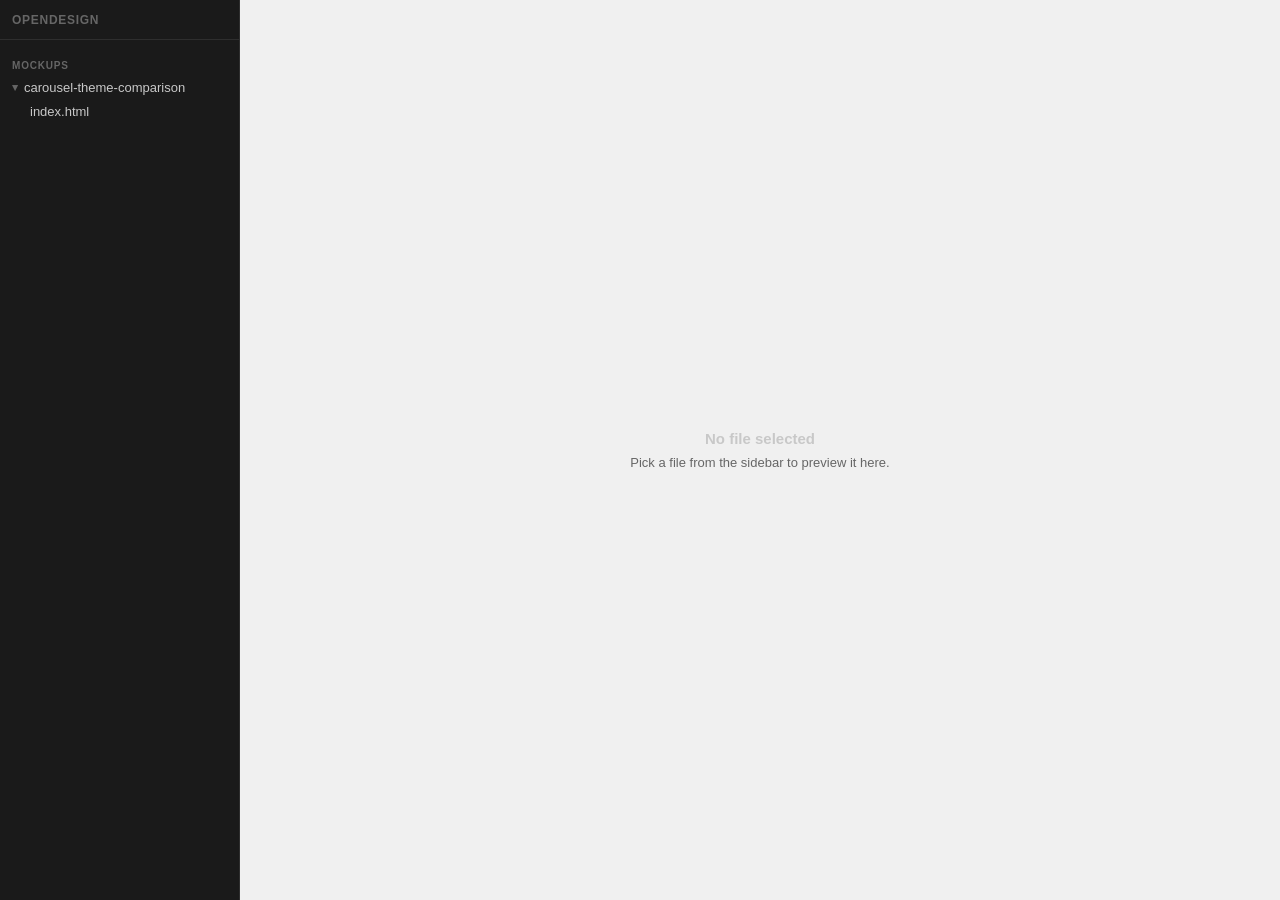
<file: opendesign/index.html>
<!DOCTYPE html>
<html lang="en">
<head>
  <meta charset="UTF-8" />
  <meta name="viewport" content="width=device-width, initial-scale=1.0" />
  <title>OpenDesign Viewer</title>
  <style>
    *, *::before, *::after { box-sizing: border-box; margin: 0; padding: 0; }

    :root {
      --sidebar-width: 240px;
      --sidebar-bg: #1a1a1a;
      --sidebar-text: #c8c8c8;
      --sidebar-muted: #666;
      --sidebar-hover: #2a2a2a;
      --sidebar-active-bg: #2d2d2d;
      --sidebar-active-text: #fff;
      --accent: #4a9eff;
      --border: #2e2e2e;
      --preview-bg: #f0f0f0;
      --header-height: 40px;
      --preview-bar-bg: #242424;
    }

    html, body {
      height: 100%;
      font-family: -apple-system, BlinkMacSystemFont, "Segoe UI", sans-serif;
      font-size: 13px;
      background: var(--sidebar-bg);
      color: var(--sidebar-text);
    }

    .layout {
      display: flex;
      height: 100vh;
    }

    /* ── Sidebar ── */
    .sidebar {
      width: var(--sidebar-width);
      flex-shrink: 0;
      display: flex;
      flex-direction: column;
      border-right: 1px solid var(--border);
      overflow-y: auto;
    }

    .sidebar-header {
      height: var(--header-height);
      display: flex;
      align-items: center;
      padding: 0 12px;
      border-bottom: 1px solid var(--border);
      font-weight: 600;
      font-size: 12px;
      letter-spacing: 0.06em;
      text-transform: uppercase;
      color: var(--sidebar-muted);
      flex-shrink: 0;
    }

    .sidebar-content {
      flex: 1;
      overflow-y: auto;
      padding: 8px 0;
    }

    /* Section label (Mockups / Design Systems) */
    .section-label {
      padding: 12px 12px 4px;
      font-size: 10px;
      font-weight: 700;
      letter-spacing: 0.08em;
      text-transform: uppercase;
      color: var(--sidebar-muted);
    }

    /* Group = collapsible folder */
    details.group {
      margin-bottom: 2px;
    }

    details.group > summary {
      display: flex;
      align-items: center;
      gap: 6px;
      padding: 5px 12px;
      cursor: pointer;
      list-style: none;
      color: var(--sidebar-text);
      font-weight: 500;
      user-select: none;
    }

    details.group > summary::-webkit-details-marker { display: none; }

    details.group > summary:hover {
      background: var(--sidebar-hover);
    }

    details.group > summary::before {
      content: "▶";
      font-size: 8px;
      color: var(--sidebar-muted);
      transition: transform 0.15s;
      flex-shrink: 0;
    }

    details.group[open] > summary::before {
      transform: rotate(90deg);
    }

    /* File item */
    .file-item {
      display: block;
      padding: 4px 12px 4px 28px;
      color: var(--sidebar-text);
      text-decoration: none;
      white-space: nowrap;
      overflow: hidden;
      text-overflow: ellipsis;
      cursor: pointer;
      border-left: 2px solid transparent;
    }

    .file-item:hover {
      background: var(--sidebar-hover);
    }

    .file-item.active {
      background: var(--sidebar-active-bg);
      color: var(--sidebar-active-text);
      border-left-color: var(--accent);
    }

    /* ── Preview ── */
    .preview {
      flex: 1;
      display: flex;
      flex-direction: column;
      background: var(--preview-bg);
    }

    .preview-bar {
      height: var(--header-height);
      background: var(--preview-bar-bg);
      border-bottom: 1px solid var(--border);
      display: flex;
      align-items: center;
      padding: 0 12px;
      gap: 8px;
      flex-shrink: 0;
    }

    .preview-bar-path {
      font-size: 12px;
      color: var(--sidebar-muted);
      white-space: nowrap;
      overflow: hidden;
      text-overflow: ellipsis;
    }

    .preview-bar-open {
      margin-left: auto;
      flex-shrink: 0;
      font-size: 11px;
      color: var(--accent);
      text-decoration: none;
      padding: 3px 8px;
      border: 1px solid var(--accent);
      border-radius: 3px;
    }

    .preview-bar-open:hover { background: rgba(74,158,255,0.1); }

    iframe#preview {
      flex: 1;
      border: none;
      background: #fff;
    }

    /* Empty state */
    .empty-state {
      flex: 1;
      display: flex;
      flex-direction: column;
      align-items: center;
      justify-content: center;
      color: var(--sidebar-muted);
      gap: 8px;
      text-align: center;
      padding: 24px;
    }

    .empty-state strong {
      font-size: 15px;
      color: var(--sidebar-text);
    }

    .empty-state code {
      font-family: "JetBrains Mono", "Fira Code", monospace;
      font-size: 12px;
      background: #222;
      padding: 2px 6px;
      border-radius: 3px;
    }

    .sidebar-empty {
      padding: 16px 12px;
      color: var(--sidebar-muted);
      font-size: 12px;
      line-height: 1.5;
    }
  </style>
</head>
<body>
  <div class="layout">
    <nav class="sidebar">
      <div class="sidebar-header">OpenDesign</div>
      <div class="sidebar-content" id="sidebar-content">
        <div class="sidebar-empty">Loading…</div>
      </div>
    </nav>

    <main class="preview" id="preview-pane">
      <div class="preview-bar" id="preview-bar" style="display:none">
        <span class="preview-bar-path" id="preview-path"></span>
        <a class="preview-bar-open" id="preview-open" href="#" target="_blank">Open ↗</a>
      </div>
      <iframe id="preview" title="Preview" style="display:none"></iframe>
      <div class="empty-state" id="empty-state">
        <strong>No file selected</strong>
        <span>Pick a file from the sidebar to preview it here.</span>
      </div>
    </main>
  </div>

  <script>
    const sidebar = document.getElementById('sidebar-content');
    const previewFrame = document.getElementById('preview');
    const previewBar = document.getElementById('preview-bar');
    const previewPath = document.getElementById('preview-path');
    const previewOpen = document.getElementById('preview-open');
    const emptyState = document.getElementById('empty-state');

    let activeItem = null;

    function loadFile(path, label, el) {
      if (activeItem) activeItem.classList.remove('active');
      activeItem = el;
      el.classList.add('active');

      previewFrame.src = path;
      previewPath.textContent = path;
      previewOpen.href = path;
      previewBar.style.display = 'flex';
      emptyState.style.display = 'none';
      previewFrame.style.display = 'block';
    }

    function esc(s) {
      return String(s)
        .replace(/&/g, '&amp;')
        .replace(/</g, '&lt;')
        .replace(/>/g, '&gt;')
        .replace(/"/g, '&quot;');
    }

    function renderSidebar(manifest) {
      const sections = manifest.sections || [];
      if (sections.length === 0 || sections.every(s => (s.groups || []).length === 0)) {
        sidebar.innerHTML = '<div class="sidebar-empty">No mockups yet.<br>Run the <code>opendesign</code> skill to create one.</div>';
        return;
      }

      let html = '';
      for (const section of sections) {
        const groups = section.groups || [];
        if (groups.length === 0) continue;

        html += `<div class="section-label">${esc(section.label)}</div>`;

        for (const group of groups) {
          const files = group.files || [];
          if (files.length === 0) continue;

          html += `<details class="group" open><summary>${esc(group.slug)}</summary>`;
          for (const file of files) {
            // Use data attributes; attach listeners after inserting
            html += `<span class="file-item" tabindex="0" data-path="${esc(file.path)}" data-label="${esc(file.label)}">${esc(file.label)}</span>`;
          }
          html += `</details>`;
        }
      }

      sidebar.innerHTML = html;

      // Attach click and keyboard listeners
      sidebar.querySelectorAll('.file-item').forEach(el => {
        el.addEventListener('click', () => loadFile(el.dataset.path, el.dataset.label, el));
        el.addEventListener('keydown', e => {
          if (e.key === 'Enter' || e.key === ' ') {
            e.preventDefault();
            loadFile(el.dataset.path, el.dataset.label, el);
          }
        });
      });
    }

    async function init() {
      try {
        const res = await fetch('./manifest.json', { cache: 'no-store' });
        if (!res.ok) throw new Error('not found');
        const manifest = await res.json();
        renderSidebar(manifest);
      } catch (err) {
        console.warn('[OpenDesign viewer] Failed to load manifest:', err);
        sidebar.innerHTML = '<div class="sidebar-empty">No mockups yet.<br>Run the <code>opendesign</code> skill to create one.</div>';
      }
    }

    init();
  </script>
</body>
</html>
</file>
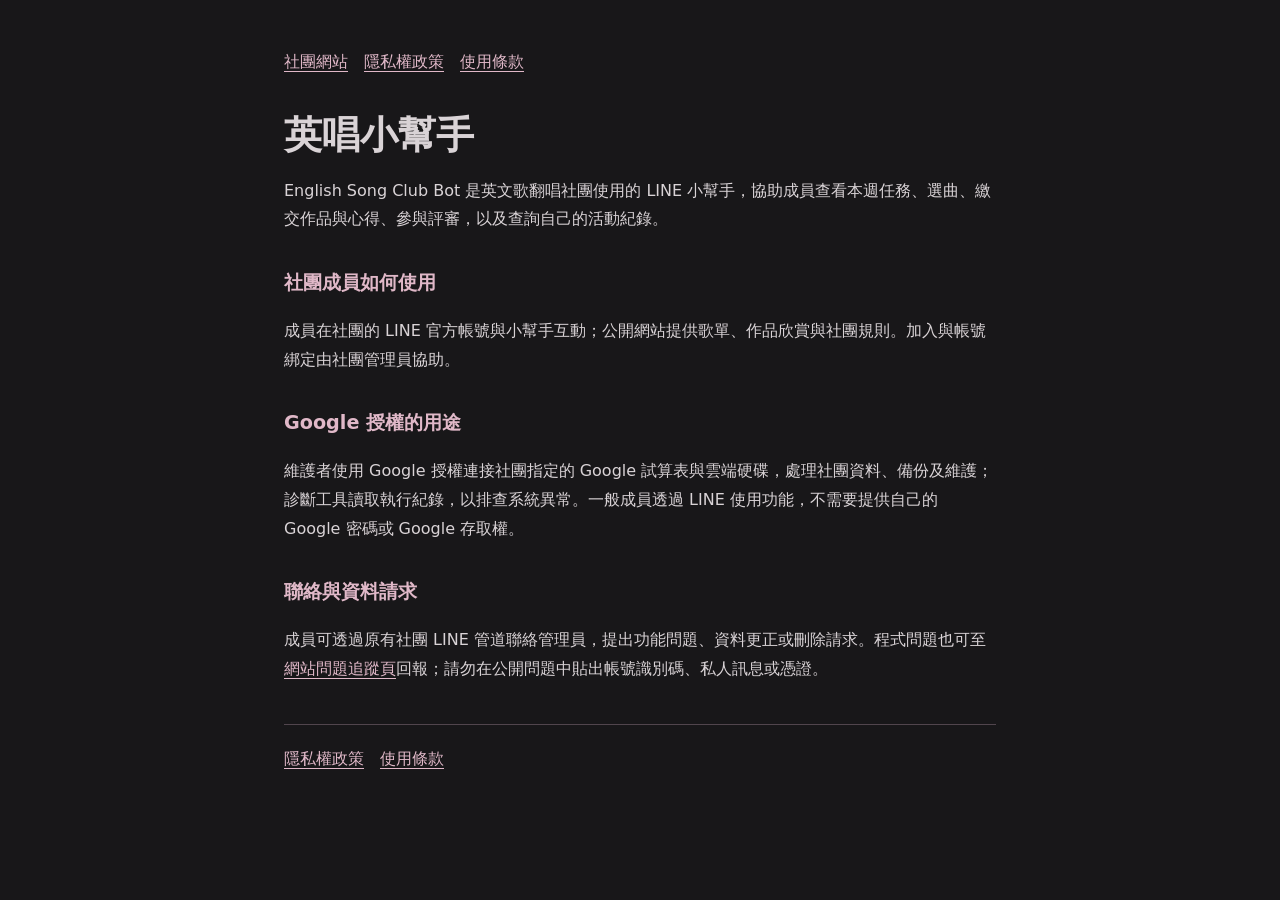
<file: static/about/index.html>
<!doctype html>
<html lang="zh-Hant"><head><meta charset="utf-8"><meta name="viewport" content="width=device-width,initial-scale=1"><meta name="description" content="英唱小幫手：英文歌翻唱社團的任務、選曲、作品與評審管理工具。"><title>英唱小幫手｜應用程式介紹</title><link rel="stylesheet" href="info.css"></head>
<body><main><nav aria-label="主要導覽"><a href="../">社團網站</a><a href="../privacy/">隱私權政策</a><a href="../terms/">使用條款</a></nav>
<h1>英唱小幫手</h1><p>English Song Club Bot 是英文歌翻唱社團使用的 LINE 小幫手，協助成員查看本週任務、選曲、繳交作品與心得、參與評審，以及查詢自己的活動紀錄。</p>
<h2>社團成員如何使用</h2><p>成員在社團的 LINE 官方帳號與小幫手互動；公開網站提供歌單、作品欣賞與社團規則。加入與帳號綁定由社團管理員協助。</p>
<h2>Google 授權的用途</h2><p>維護者使用 Google 授權連接社團指定的 Google 試算表與雲端硬碟，處理社團資料、備份及維護；診斷工具讀取執行紀錄，以排查系統異常。一般成員透過 LINE 使用功能，不需要提供自己的 Google 密碼或 Google 存取權。</p>
<h2>聯絡與資料請求</h2><p>成員可透過原有社團 LINE 管道聯絡管理員，提出功能問題、資料更正或刪除請求。程式問題也可至 <a href="https://github.com/catchitin/english-song-club-pages/issues">網站問題追蹤頁</a>回報；請勿在公開問題中貼出帳號識別碼、私人訊息或憑證。</p>
<footer><a href="../privacy/">隱私權政策</a><a href="../terms/">使用條款</a></footer></main></body></html>
</file>
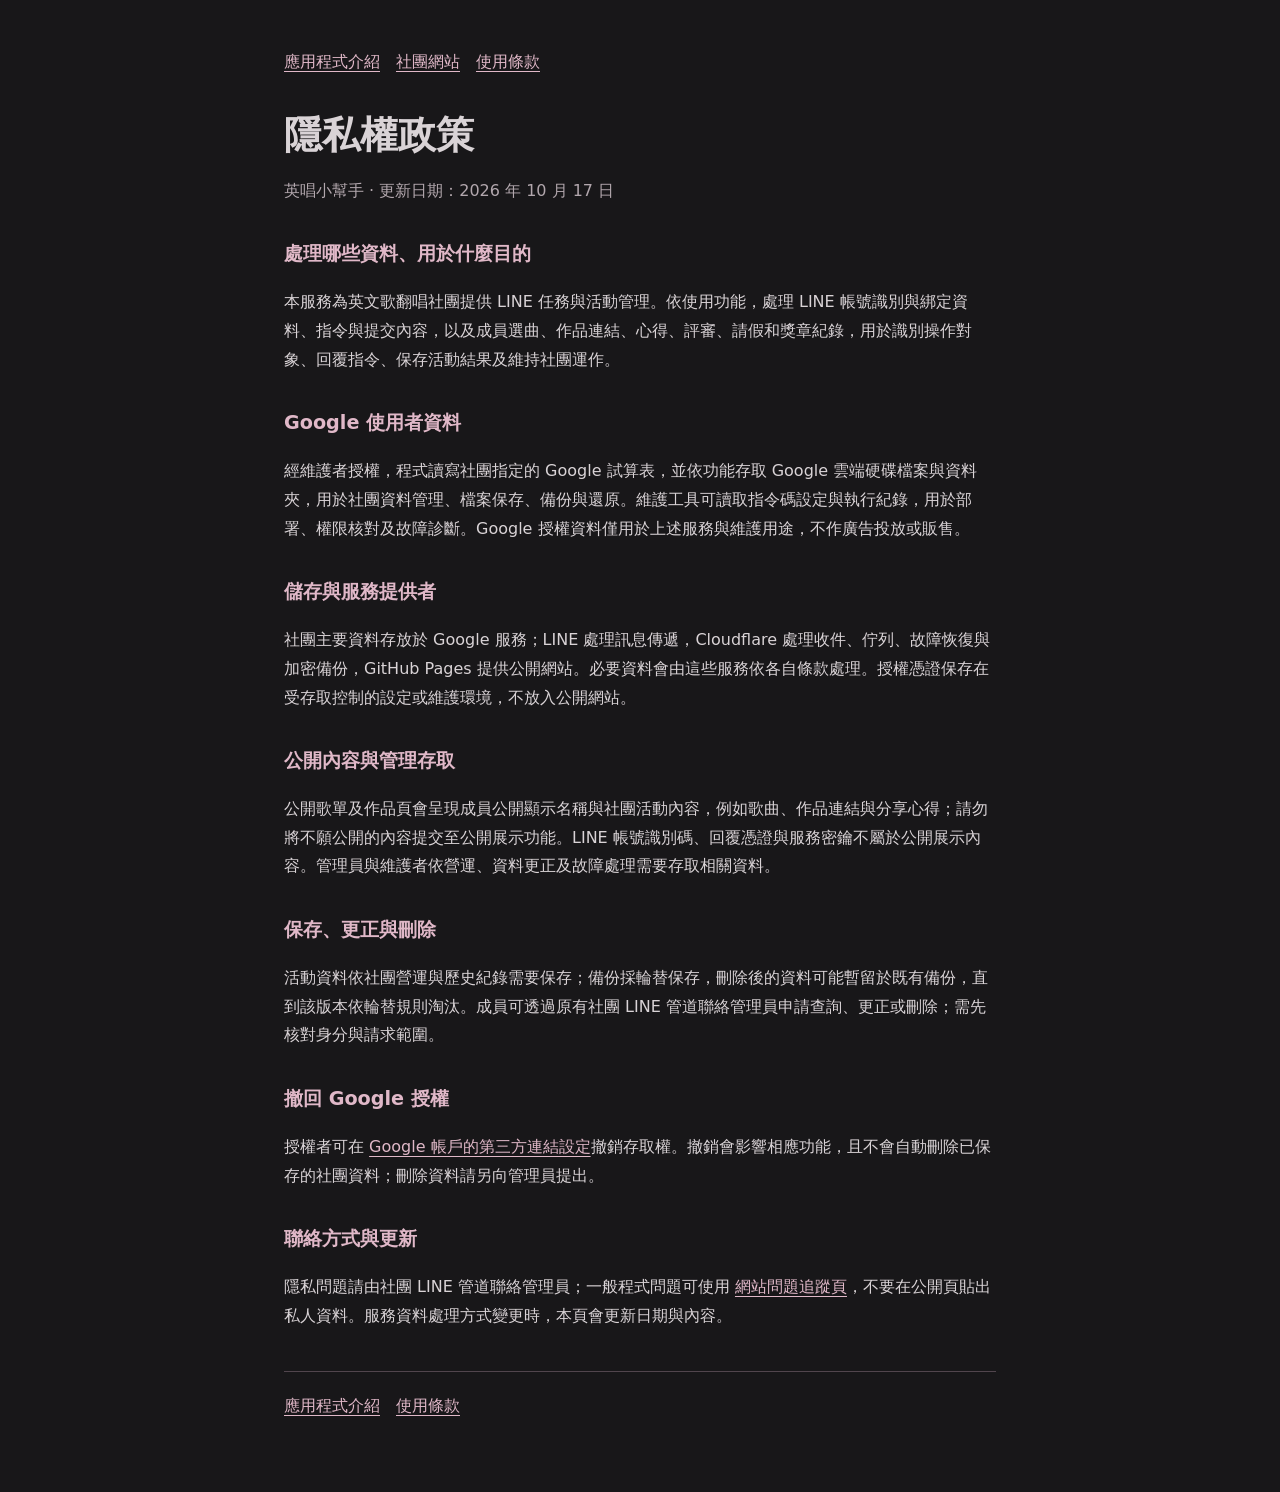
<file: static/privacy/index.html>
<!doctype html>
<html lang="zh-Hant"><head><meta charset="utf-8"><meta name="viewport" content="width=device-width,initial-scale=1"><title>隱私權政策｜英唱小幫手</title><link rel="stylesheet" href="../about/info.css"></head>
<body><main><nav aria-label="主要導覽"><a href="../about/">應用程式介紹</a><a href="../">社團網站</a><a href="../terms/">使用條款</a></nav>
<h1>隱私權政策</h1><p class="muted">英唱小幫手 · 更新日期：2026 年 10 月 17 日</p>
<h2>處理哪些資料、用於什麼目的</h2><p>本服務為英文歌翻唱社團提供 LINE 任務與活動管理。依使用功能，處理 LINE 帳號識別與綁定資料、指令與提交內容，以及成員選曲、作品連結、心得、評審、請假和獎章紀錄，用於識別操作對象、回覆指令、保存活動結果及維持社團運作。</p>
<h2>Google 使用者資料</h2><p>經維護者授權，程式讀寫社團指定的 Google 試算表，並依功能存取 Google 雲端硬碟檔案與資料夾，用於社團資料管理、檔案保存、備份與還原。維護工具可讀取指令碼設定與執行紀錄，用於部署、權限核對及故障診斷。Google 授權資料僅用於上述服務與維護用途，不作廣告投放或販售。</p>
<h2>儲存與服務提供者</h2><p>社團主要資料存放於 Google 服務；LINE 處理訊息傳遞，Cloudflare 處理收件、佇列、故障恢復與加密備份，GitHub Pages 提供公開網站。必要資料會由這些服務依各自條款處理。授權憑證保存在受存取控制的設定或維護環境，不放入公開網站。</p>
<h2>公開內容與管理存取</h2><p>公開歌單及作品頁會呈現成員公開顯示名稱與社團活動內容，例如歌曲、作品連結與分享心得；請勿將不願公開的內容提交至公開展示功能。LINE 帳號識別碼、回覆憑證與服務密鑰不屬於公開展示內容。管理員與維護者依營運、資料更正及故障處理需要存取相關資料。</p>
<h2>保存、更正與刪除</h2><p>活動資料依社團營運與歷史紀錄需要保存；備份採輪替保存，刪除後的資料可能暫留於既有備份，直到該版本依輪替規則淘汰。成員可透過原有社團 LINE 管道聯絡管理員申請查詢、更正或刪除；需先核對身分與請求範圍。</p>
<h2>撤回 Google 授權</h2><p>授權者可在 <a href="https://myaccount.google.com/connections">Google 帳戶的第三方連結設定</a>撤銷存取權。撤銷會影響相應功能，且不會自動刪除已保存的社團資料；刪除資料請另向管理員提出。</p>
<h2>聯絡方式與更新</h2><p>隱私問題請由社團 LINE 管道聯絡管理員；一般程式問題可使用 <a href="https://github.com/catchitin/english-song-club-pages/issues">網站問題追蹤頁</a>，不要在公開頁貼出私人資料。服務資料處理方式變更時，本頁會更新日期與內容。</p>
<footer><a href="../about/">應用程式介紹</a><a href="../terms/">使用條款</a></footer></main></body></html>
</file>
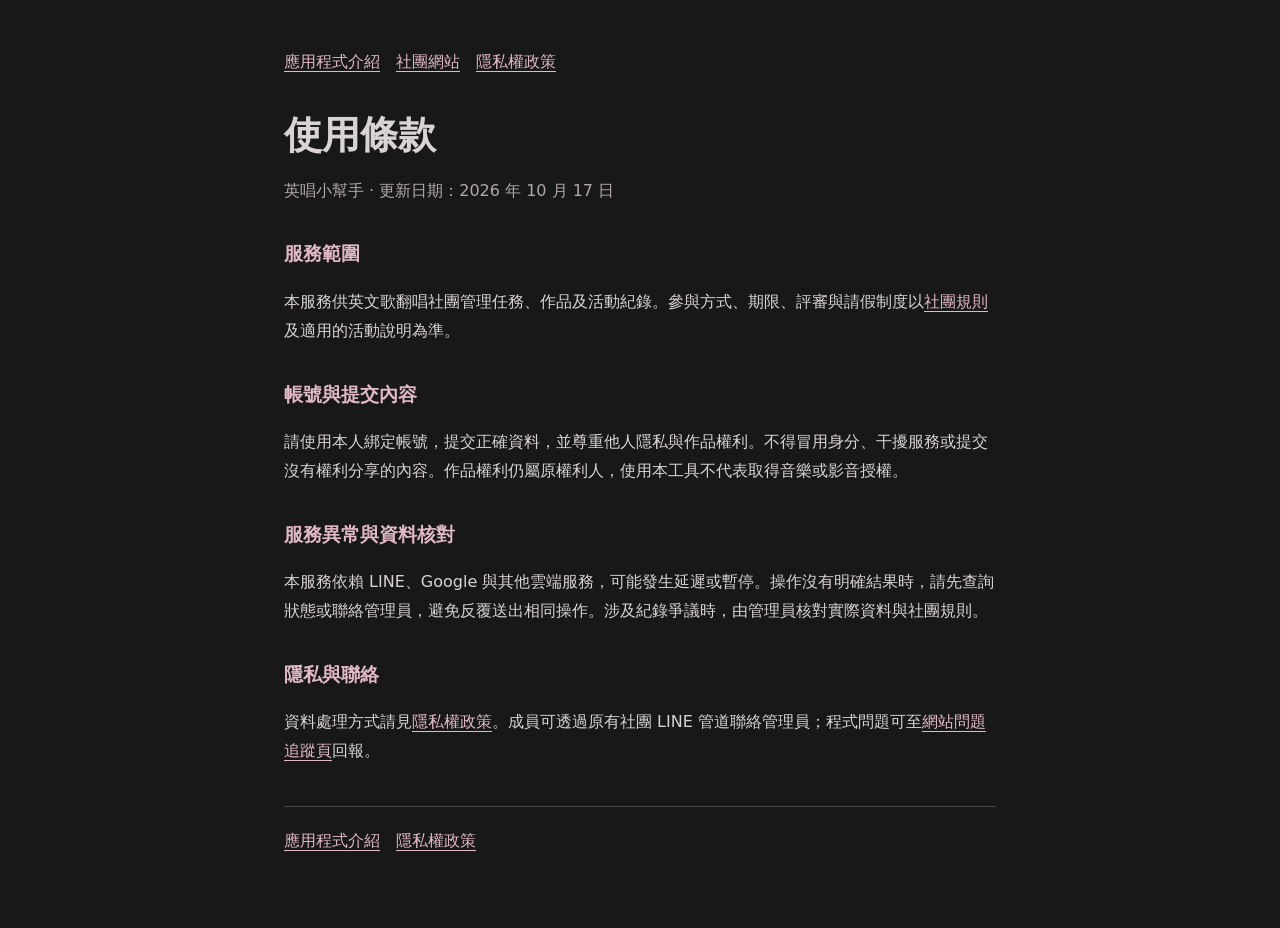
<file: static/terms/index.html>
<!doctype html>
<html lang="zh-Hant"><head><meta charset="utf-8"><meta name="viewport" content="width=device-width,initial-scale=1"><title>使用條款｜英唱小幫手</title><link rel="stylesheet" href="../about/info.css"></head>
<body><main><nav aria-label="主要導覽"><a href="../about/">應用程式介紹</a><a href="../">社團網站</a><a href="../privacy/">隱私權政策</a></nav>
<h1>使用條款</h1><p class="muted">英唱小幫手 · 更新日期：2026 年 10 月 17 日</p>
<h2>服務範圍</h2><p>本服務供英文歌翻唱社團管理任務、作品及活動紀錄。參與方式、期限、評審與請假制度以<a href="../rules.html">社團規則</a>及適用的活動說明為準。</p>
<h2>帳號與提交內容</h2><p>請使用本人綁定帳號，提交正確資料，並尊重他人隱私與作品權利。不得冒用身分、干擾服務或提交沒有權利分享的內容。作品權利仍屬原權利人，使用本工具不代表取得音樂或影音授權。</p>
<h2>服務異常與資料核對</h2><p>本服務依賴 LINE、Google 與其他雲端服務，可能發生延遲或暫停。操作沒有明確結果時，請先查詢狀態或聯絡管理員，避免反覆送出相同操作。涉及紀錄爭議時，由管理員核對實際資料與社團規則。</p>
<h2>隱私與聯絡</h2><p>資料處理方式請見<a href="../privacy/">隱私權政策</a>。成員可透過原有社團 LINE 管道聯絡管理員；程式問題可至<a href="https://github.com/catchitin/english-song-club-pages/issues">網站問題追蹤頁</a>回報。</p>
<footer><a href="../about/">應用程式介紹</a><a href="../privacy/">隱私權政策</a></footer></main></body></html>
</file>
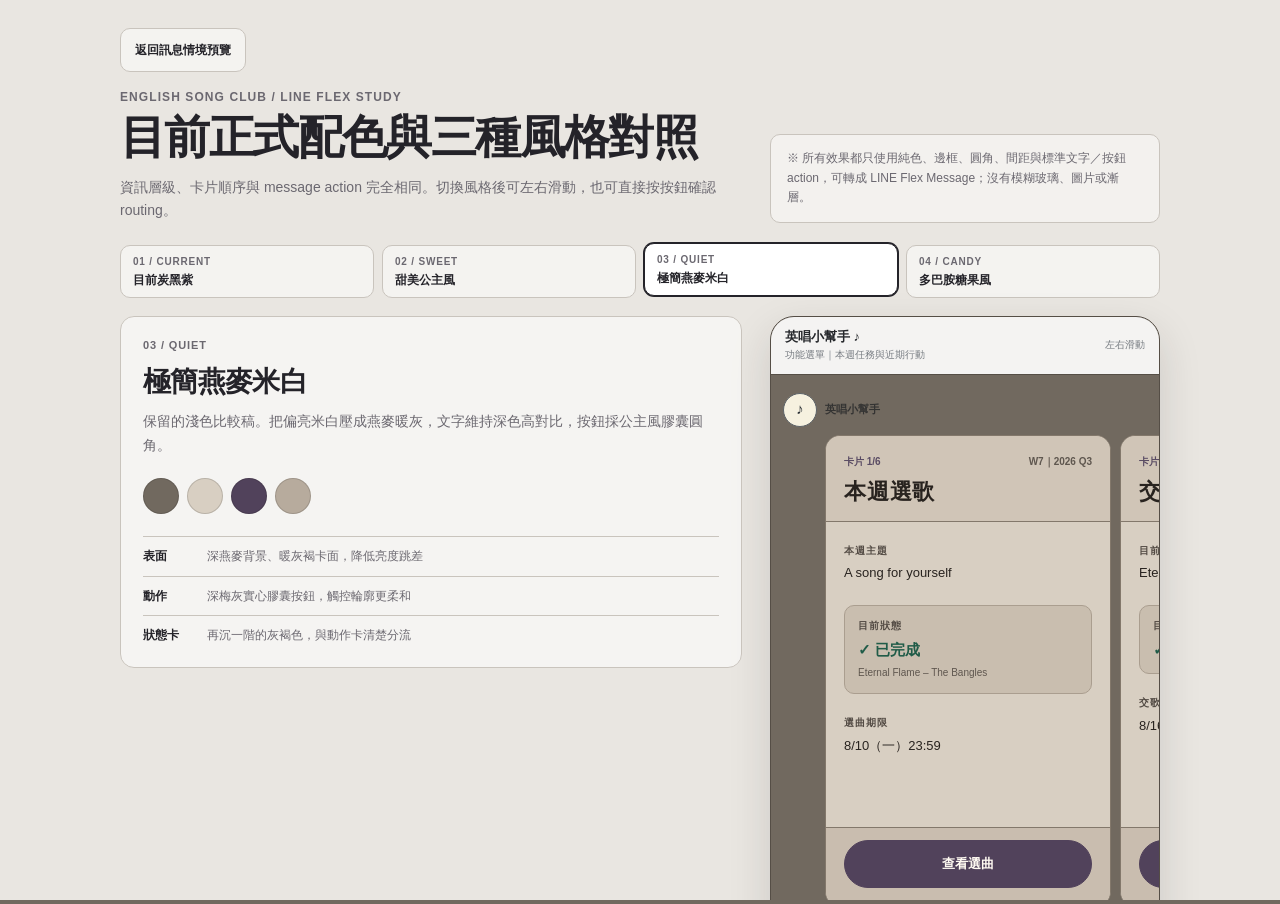
<file: opendesign/mockups/carousel-theme-comparison/index.html>
<!doctype html>
<html lang="zh-Hant">
<head>
  <meta charset="utf-8">
  <meta name="viewport" content="width=device-width, initial-scale=1">
  <title>English Song Club Carousel Theme Comparison</title>
  <style>
    html, body, iframe { width: 100%; height: 100%; margin: 0; border: 0; }
    body { overflow: hidden; background: #71695f; }
  </style>
</head>
<body>
  <iframe src="../../../static/lab/carousel-themes/index.html?theme=minimal" title="Carousel 配色比較"></iframe>
</body>
</html>
</file>
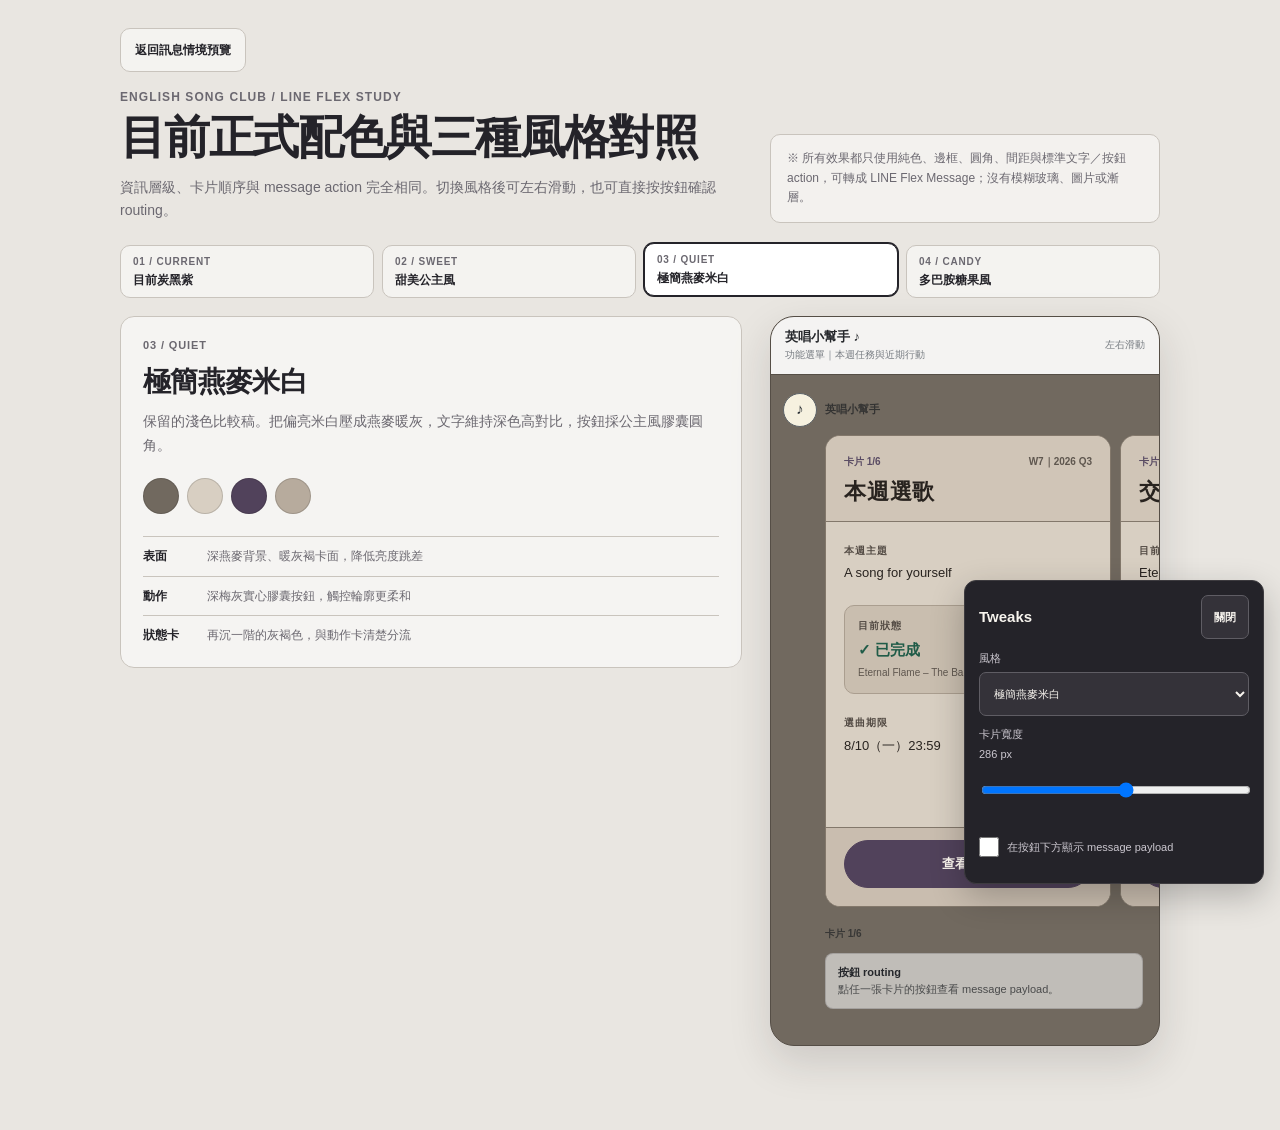
<file: static/lab/carousel-themes/index.html>
<!doctype html>
<html lang="zh-Hant">
<head>
  <meta charset="utf-8">
  <meta name="viewport" content="width=device-width, initial-scale=1">
  <meta name="robots" content="noindex, nofollow">
  <meta name="description" content="英唱小幫手 LINE Flex Carousel 現行炭黑紫與三種新配色比較稿。">
  <title>LINE Carousel 卡片配色比較</title>
  <style>
    :root {
      color-scheme: light;
      --page-bg: #e9e6e1;
      --page-ink: #242329;
      --page-muted: #6b6870;
      --page-line: #c9c4bd;
      --stage-bg: #d6e3db;
      --stage-line: #b8c7bf;
      --card-width: 286px;
      --font-body: "Microsoft JhengHei", "PingFang TC", sans-serif;
      --font-display: "Microsoft JhengHei", "PingFang TC", sans-serif;
      --motion: 180ms ease;
    }

    * { box-sizing: border-box; }

    html { background: var(--page-bg); }

    body {
      min-width: 0;
      margin: 0;
      color: var(--page-ink);
      background: var(--page-bg);
      font-family: var(--font-body);
      transition: background-color var(--motion), color var(--motion);
    }

    button,
    select,
    input { font: inherit; }

    button { cursor: pointer; }

    .artifact {
      width: min(100%, 1080px);
      margin: 0 auto;
      padding: 28px 20px 84px;
    }

    .back-link {
      display: inline-flex;
      min-height: 44px;
      align-items: center;
      margin-bottom: 18px;
      padding: 0 14px;
      border: 1px solid var(--page-line);
      border-radius: 10px;
      color: var(--page-ink);
      background: rgba(255, 255, 255, .52);
      font-size: 12px;
      font-weight: 800;
      text-decoration: none;
    }

    .intro {
      display: grid;
      grid-template-columns: minmax(0, 1fr) minmax(280px, 390px);
      gap: 28px;
      align-items: end;
      margin-bottom: 22px;
    }

    .kicker {
      margin: 0 0 8px;
      color: var(--page-muted);
      font-size: 12px;
      font-weight: 800;
      letter-spacing: .09em;
    }

    h1 {
      max-width: 680px;
      margin: 0;
      font: 800 clamp(26px, 5vw, 46px)/1.12 var(--font-display);
      letter-spacing: -.035em;
    }

    .intro-copy {
      max-width: 640px;
      margin: 12px 0 0;
      color: var(--page-muted);
      font-size: 14px;
      line-height: 1.7;
    }

    .implementation-note {
      margin: 0;
      padding: 14px 16px;
      border: 1px solid var(--page-line);
      border-radius: 10px;
      background: rgba(255, 255, 255, .42);
      color: var(--page-muted);
      font-size: 12px;
      line-height: 1.65;
    }

    .theme-switcher {
      display: grid;
      grid-template-columns: repeat(4, minmax(0, 1fr));
      gap: 8px;
      margin: 0 0 18px;
    }

    .theme-button {
      min-height: 52px;
      padding: 9px 12px;
      border: 1px solid var(--page-line);
      border-radius: 10px;
      color: var(--page-ink);
      background: rgba(255, 255, 255, .52);
      font-size: 12px;
      font-weight: 800;
      line-height: 1.35;
      text-align: left;
      transition: transform var(--motion), border-color var(--motion), background-color var(--motion);
    }

    .theme-button span {
      display: block;
      margin-bottom: 3px;
      color: var(--page-muted);
      font-size: 10px;
      letter-spacing: .08em;
    }

    .theme-button[aria-pressed="true"] {
      border-color: var(--page-ink);
      background: #ffffff;
      box-shadow: 0 0 0 1px var(--page-ink);
      transform: translateY(-2px);
    }

    .preview-grid {
      display: grid;
      grid-template-columns: minmax(0, 1fr) 390px;
      gap: 28px;
      align-items: start;
    }

    .theme-brief {
      position: sticky;
      top: 20px;
      padding: 22px;
      border: 1px solid var(--page-line);
      border-radius: 14px;
      background: rgba(255, 255, 255, .56);
    }

    .theme-index {
      margin: 0 0 14px;
      color: var(--page-muted);
      font-size: 11px;
      font-weight: 800;
      letter-spacing: .08em;
    }

    .theme-brief h2 {
      margin: 0;
      font: 800 28px/1.2 var(--font-display);
      letter-spacing: -.025em;
    }

    .theme-summary {
      margin: 12px 0 0;
      color: var(--page-muted);
      font-size: 14px;
      line-height: 1.7;
    }

    .swatches {
      display: flex;
      gap: 8px;
      margin-top: 20px;
    }

    .swatch {
      width: 36px;
      height: 36px;
      border: 1px solid rgba(20, 20, 24, .16);
      border-radius: 50%;
      background: var(--swatch);
    }

    .difference-list {
      display: grid;
      gap: 10px;
      margin: 22px 0 0;
      padding: 0;
      list-style: none;
    }

    .difference-list li {
      display: grid;
      grid-template-columns: 54px 1fr;
      gap: 10px;
      padding-top: 10px;
      border-top: 1px solid var(--page-line);
      color: var(--page-muted);
      font-size: 12px;
      line-height: 1.55;
    }

    .difference-list strong { color: var(--page-ink); }

    .phone {
      width: 390px;
      overflow: hidden;
      border: 1px solid var(--stage-line);
      border-radius: 24px;
      background: var(--stage-bg);
      box-shadow: 0 16px 42px rgba(40, 35, 32, .15);
      transition: background-color var(--motion), border-color var(--motion);
    }

    .line-bar {
      display: flex;
      align-items: center;
      justify-content: space-between;
      min-height: 58px;
      padding: 10px 14px;
      border-bottom: 1px solid var(--stage-line);
      background: rgba(255, 255, 255, .92);
    }

    .line-bar__title {
      display: block;
      color: #25272b;
      font-size: 13px;
      font-weight: 800;
    }

    .line-bar__meta {
      display: block;
      margin-top: 2px;
      color: #777c82;
      font-size: 10px;
    }

    .line-bar__hint {
      color: #777c82;
      font-size: 10px;
    }

    .chat {
      min-height: 670px;
      padding: 18px 0 14px 12px;
    }

    .sender-row {
      display: flex;
      gap: 8px;
      align-items: center;
      margin: 0 12px 8px 0;
    }

    .avatar {
      display: grid;
      width: 34px;
      height: 34px;
      place-items: center;
      border: 1px solid #5d6368;
      border-radius: 50%;
      color: #2c3135;
      background: #f6f1df;
      font-family: Georgia, serif;
      font-size: 15px;
      font-weight: 800;
    }

    .sender {
      color: rgba(28, 31, 33, .72);
      font-size: 11px;
      font-weight: 800;
    }

    .carousel {
      display: flex;
      width: 100%;
      gap: 9px;
      overflow-x: auto;
      padding: 0 30px 12px 42px;
      scroll-padding-left: 42px;
      scroll-snap-type: x mandatory;
      scrollbar-width: thin;
      overscroll-behavior-x: contain;
    }

    .card {
      display: flex;
      width: min(var(--card-width), calc(100vw - 76px));
      min-height: 472px;
      flex: 0 0 min(var(--card-width), calc(100vw - 76px));
      flex-direction: column;
      overflow: hidden;
      border: 1px solid var(--card-border);
      border-radius: var(--card-radius);
      color: var(--card-text);
      background: var(--card-bg);
      scroll-snap-align: start;
      scroll-snap-stop: always;
      transition: background-color var(--motion), border-color var(--motion), border-radius var(--motion);
    }

    .card__header {
      padding: var(--header-padding);
      border-bottom: var(--divider-width) solid var(--card-border);
      background: var(--header-bg);
    }

    .card__eyebrow {
      display: flex;
      align-items: flex-start;
      justify-content: space-between;
      gap: 8px;
      font-size: 10px;
      font-weight: 800;
      line-height: 1.35;
    }

    .card__count { color: var(--card-accent); }

    .card__context {
      color: var(--card-muted);
      text-align: right;
    }

    .card__title {
      margin: 10px 0 0;
      color: var(--card-text);
      font: var(--title-weight) 22px/1.24 var(--font-display);
      letter-spacing: var(--title-spacing);
    }

    .card__body {
      display: flex;
      flex: 1 1 auto;
      flex-direction: column;
      gap: var(--body-gap);
      padding: var(--body-padding);
      background: var(--body-bg);
    }

    .field { min-width: 0; }

    .label {
      display: block;
      color: var(--card-subtle);
      font-size: 10px;
      font-weight: 800;
      line-height: 1.35;
      letter-spacing: var(--label-spacing);
    }

    .value {
      display: block;
      margin-top: 6px;
      color: var(--card-text);
      font-size: 13px;
      line-height: 1.55;
      overflow-wrap: anywhere;
    }

    .status-panel {
      padding: var(--panel-padding);
      border: var(--panel-border-width) solid var(--panel-border);
      border-radius: var(--panel-radius);
      background: var(--panel-bg);
    }

    .status-value {
      display: block;
      margin-top: 6px;
      color: var(--status-color, var(--card-muted));
      font-size: 15px;
      font-weight: 800;
      line-height: 1.42;
    }

    .status-detail {
      display: block;
      margin-top: 5px;
      color: var(--card-muted);
      font-size: 10px;
      line-height: 1.5;
      overflow-wrap: anywhere;
    }

    .steps {
      display: grid;
      grid-template-columns: repeat(3, minmax(0, 1fr));
      gap: 6px;
      margin-top: 8px;
    }

    .step {
      padding: 10px 4px 8px;
      border: 1px solid var(--step-border);
      border-radius: var(--step-radius);
      color: var(--card-text);
      background: var(--step-bg);
      text-align: center;
    }

    .step strong {
      display: block;
      color: var(--status-done);
      font-size: 15px;
      line-height: 1;
    }

    .step span {
      display: block;
      margin-top: 7px;
      font-size: 10px;
      font-weight: 800;
      line-height: 1.25;
    }

    .card__footer {
      padding: var(--footer-padding);
      border-top: var(--divider-width) solid var(--card-border);
      background: var(--footer-bg);
    }

    .card__button {
      width: 100%;
      min-height: 48px;
      padding: 10px 12px;
      border: var(--button-border-width) solid var(--button-border);
      border-radius: var(--button-radius);
      color: var(--button-text);
      background: var(--button-bg);
      font-size: 13px;
      font-weight: 800;
      transition: transform 120ms ease, filter 120ms ease;
    }

    .card__button:active { transform: scale(.985); }

    .route {
      display: block;
      margin-top: 7px;
      color: var(--card-subtle);
      font-family: Consolas, monospace;
      font-size: 9px;
      text-align: center;
    }

    .route[hidden] { display: none; }

    .page-indicator {
      margin: 8px 16px 0 42px;
      color: rgba(28, 31, 33, .66);
      font-size: 10px;
      font-weight: 800;
    }

    .tap-result {
      min-height: 48px;
      margin: 12px 16px 0 42px;
      padding: 10px 12px;
      border: 1px solid rgba(34, 38, 40, .18);
      border-radius: 8px;
      color: rgba(28, 31, 33, .72);
      background: rgba(255, 255, 255, .56);
      font-size: 11px;
      line-height: 1.55;
    }

    .tap-result strong { color: #25272b; }

    /* 01：目前炭黑紫。霧面深色、緊實間距、實心紫色動作。 */
    .preview-shell[data-theme="baseline"] {
      --stage-bg: #cbd9d1;
      --stage-line: #aebeb5;
      --card-bg: #111318;
      --header-bg: #191c23;
      --body-bg: #111318;
      --footer-bg: #15181d;
      --card-border: #303640;
      --card-text: #f7f8fa;
      --card-muted: #b4bbc6;
      --card-subtle: #7e8796;
      --card-accent: #8b80f9;
      --panel-bg: #191c23;
      --panel-border: transparent;
      --status-done: #52d5a1;
      --status-pending: #f0c66b;
      --step-bg: #111318;
      --step-border: transparent;
      --button-bg: #6f63e8;
      --button-text: #ffffff;
      --button-border: #6f63e8;
      --card-radius: 11px;
      --panel-radius: 8px;
      --step-radius: 6px;
      --button-radius: 7px;
      --header-padding: 15px 15px 13px;
      --body-padding: 16px 15px;
      --footer-padding: 10px;
      --body-gap: 16px;
      --panel-padding: 11px;
      --divider-width: 1px;
      --panel-border-width: 0px;
      --button-border-width: 0px;
      --title-weight: 800;
      --title-spacing: -.015em;
      --label-spacing: 0;
    }

    .preview-shell[data-theme="baseline"] .card[data-role="progress"] {
      --card-bg: #171526;
      --header-bg: #211d35;
      --body-bg: #171526;
      --footer-bg: #1b192c;
      --card-border: #4a426d;
      --card-accent: #b5acff;
      --panel-bg: #25203d;
      --step-bg: #13111f;
      --button-bg: #554c92;
      --button-border: #554c92;
    }

    /* 02：甜美公主風。奶油粉、莓果色、圓潤輪廓與珍珠般的留白。 */
    .preview-shell[data-theme="princess"] {
      --stage-bg: #ead8d9;
      --stage-line: #cdb7bb;
      --card-bg: #fff9f5;
      --header-bg: #f8e4e8;
      --body-bg: #fff9f5;
      --footer-bg: #fdf0f1;
      --card-border: #c98c9b;
      --card-text: #442b36;
      --card-muted: #80616e;
      --card-subtle: #9e7582;
      --card-accent: #bb3d71;
      --panel-bg: #f8e9ed;
      --panel-border: #e5c1ca;
      --status-done: #35765d;
      --status-pending: #9b5d16;
      --step-bg: #fffaf7;
      --step-border: #e7c9d0;
      --button-bg: #a82e62;
      --button-text: #fff9fb;
      --button-border: #a82e62;
      --card-radius: 22px;
      --panel-radius: 15px;
      --step-radius: 12px;
      --button-radius: 999px;
      --header-padding: 18px 18px 15px;
      --body-padding: 20px 18px;
      --footer-padding: 13px 14px 14px;
      --body-gap: 20px;
      --panel-padding: 13px;
      --divider-width: 1px;
      --panel-border-width: 1px;
      --button-border-width: 1px;
      --title-weight: 800;
      --title-spacing: .01em;
      --label-spacing: .07em;
      --font-display: Georgia, "Microsoft JhengHei", serif;
    }

    .preview-shell[data-theme="princess"] .card[data-role="progress"] {
      --card-bg: #eee8f0;
      --header-bg: #ded2e2;
      --body-bg: #eee8f0;
      --footer-bg: #e5dce8;
      --card-border: #9d82a4;
      --card-text: #3d3042;
      --card-muted: #76667d;
      --card-subtle: #8d7793;
      --card-accent: #74517e;
      --panel-bg: #e2d7e6;
      --panel-border: #bca7c1;
      --step-bg: #f6f1f7;
      --step-border: #cdbbd1;
      --button-bg: #74517e;
      --button-border: #74517e;
    }

    /* 03：極簡燕麥米白。壓低整體明度，以暖灰褐表面降低暗處觀看的亮度跳差。 */
    .preview-shell[data-theme="minimal"] {
      --stage-bg: #71695f;
      --stage-line: #554e46;
      --card-bg: #d8cfc2;
      --header-bg: #d0c5b7;
      --body-bg: #d8cfc2;
      --footer-bg: #c9bdaf;
      --card-border: #83786b;
      --card-text: #28231f;
      --card-muted: #5f574f;
      --card-subtle: #534b44;
      --card-accent: #594b63;
      --panel-bg: #c9beaf;
      --panel-border: #aa9e8f;
      --status-done: #205c48;
      --status-pending: #7b5214;
      --step-bg: #ddd5ca;
      --step-border: #aa9e8f;
      --button-bg: #51425b;
      --button-text: #fffaf2;
      --button-border: #51425b;
      --card-radius: 15px;
      --panel-radius: 10px;
      --step-radius: 9px;
      --button-radius: 999px;
      --header-padding: 19px 18px 15px;
      --body-padding: 22px 18px;
      --footer-padding: 12px 18px 18px;
      --body-gap: 22px;
      --panel-padding: 13px;
      --divider-width: 1px;
      --panel-border-width: 1px;
      --button-border-width: 1px;
      --title-weight: 700;
      --title-spacing: .035em;
      --label-spacing: .11em;
    }

    .preview-shell[data-theme="minimal"] .card[data-role="progress"] {
      --card-bg: #b7ab9d;
      --header-bg: #aa9d8e;
      --body-bg: #b7ab9d;
      --footer-bg: #a99c8d;
      --card-border: #74685d;
      --card-text: #251f1b;
      --card-muted: #453d36;
      --card-subtle: #453d36;
      --card-accent: #493c52;
      --panel-bg: #a39789;
      --panel-border: #827568;
      --step-bg: #c3b8aa;
      --step-border: #8f8275;
      --button-bg: #574a42;
      --button-text: #fffaf2;
      --button-border: #574a42;
    }

    /* 04：多巴胺糖果風。高彩度分工、厚實圓角、每張卡一種糖果角色。 */
    .preview-shell[data-theme="candy"] {
      --stage-bg: #ffe56b;
      --stage-line: #262c4f;
      --card-bg: #fffaf2;
      --header-bg: #fffaf2;
      --body-bg: #fffaf2;
      --footer-bg: #fff2dc;
      --card-border: #252a50;
      --card-text: #202544;
      --card-muted: #575d7b;
      --card-subtle: #6f7190;
      --card-accent: var(--kind-accent, #e73378);
      --panel-bg: var(--kind-soft, #ffe2ed);
      --panel-border: #252a50;
      --status-done: #008a6c;
      --status-pending: #9b4c00;
      --step-bg: #fffaf2;
      --step-border: #252a50;
      --button-bg: var(--kind-action, #e73378);
      --button-text: #ffffff;
      --button-border: #252a50;
      --card-radius: 18px;
      --panel-radius: 13px;
      --step-radius: 10px;
      --button-radius: 12px;
      --header-padding: 17px 16px 14px;
      --body-padding: 18px 16px;
      --footer-padding: 12px;
      --body-gap: 18px;
      --panel-padding: 12px;
      --divider-width: 2px;
      --panel-border-width: 2px;
      --button-border-width: 2px;
      --title-weight: 900;
      --title-spacing: -.02em;
      --label-spacing: .05em;
      --font-display: "Arial Rounded MT Bold", "Microsoft JhengHei", sans-serif;
    }

    .preview-shell[data-theme="candy"] .card[data-kind="pick"] { --kind-accent: #df2472; --kind-soft: #ffe0eb; --kind-action: #df2472; }
    .preview-shell[data-theme="candy"] .card[data-kind="submit"] { --kind-accent: #275bd8; --kind-soft: #dfe9ff; --kind-action: #275bd8; }
    .preview-shell[data-theme="candy"] .card[data-kind="reflection"] { --kind-accent: #d94d19; --kind-soft: #ffe3d4; --kind-action: #d94d19; }
    .preview-shell[data-theme="candy"] .card[data-kind="next"] { --kind-accent: #007d75; --kind-soft: #d4f3ea; --kind-action: #007d75; }
    .preview-shell[data-theme="candy"] .card[data-kind="activity"] { --kind-accent: #9b3cc2; --kind-soft: #f3ddfb; --kind-action: #9b3cc2; }

    .preview-shell[data-theme="candy"] .card[data-role="progress"] {
      --kind-accent: #6750cc;
      --card-bg: #e8e0ff;
      --header-bg: #d9ceff;
      --body-bg: #e8e0ff;
      --footer-bg: #ded3ff;
      --panel-bg: #d6c9ff;
      --step-bg: #f8f5ff;
      --button-bg: #4f3fa9;
    }

    .preview-shell[data-theme="candy"] .card__count {
      padding: 4px 7px;
      border: 2px solid #252a50;
      border-radius: 999px;
      color: #202544;
      background: var(--kind-soft, #ffe0eb);
      line-height: 1;
    }

    .tweaks {
      position: fixed;
      right: 16px;
      bottom: 16px;
      z-index: 20;
      width: min(300px, calc(100vw - 32px));
      padding: 14px;
      border: 1px solid #3d3b3f;
      border-radius: 12px;
      color: #f7f4ee;
      background: #242329;
      box-shadow: 0 12px 34px rgba(0, 0, 0, .24);
    }

    .tweaks[hidden] { display: none; }

    .tweaks__header {
      display: flex;
      align-items: center;
      justify-content: space-between;
      gap: 12px;
      margin-bottom: 12px;
    }

    .tweaks h2 {
      margin: 0;
      font: 800 15px/1.2 var(--font-body);
    }

    .tweaks__close {
      min-height: 44px;
      padding: 0 12px;
      border: 1px solid #5f5d64;
      border-radius: 7px;
      color: #f7f4ee;
      background: #343239;
      font-size: 11px;
      font-weight: 800;
    }

    .control {
      display: grid;
      gap: 6px;
      margin-top: 11px;
      color: #cbc7cf;
      font-size: 11px;
    }

    .control select,
    .control input[type="range"] {
      width: 100%;
      min-height: 44px;
    }

    .control select {
      padding: 0 10px;
      border: 1px solid #5f5d64;
      border-radius: 7px;
      color: #f7f4ee;
      background: #343239;
    }

    .control--check {
      grid-template-columns: 22px 1fr;
      align-items: center;
      min-height: 44px;
      cursor: pointer;
    }

    .control--check input {
      width: 20px;
      height: 20px;
      margin: 0;
    }

    @media (max-width: 820px) {
      .intro,
      .preview-grid { grid-template-columns: 1fr; }
      .theme-brief { position: static; }
      .phone { margin: 0 auto; }
    }

    @media (max-width: 520px) {
      .artifact { padding: 18px 0 74px; }
      .intro,
      .theme-switcher,
      .theme-brief { margin-right: 12px; margin-left: 12px; }
      .theme-switcher { grid-template-columns: repeat(2, minmax(0, 1fr)); }
      .phone { width: 100%; border-right: 0; border-left: 0; border-radius: 0; }
      .chat { min-height: 640px; }
    }

    @media (prefers-reduced-motion: reduce) {
      *,
      *::before,
      *::after {
        scroll-behavior: auto !important;
        transition-duration: .01ms !important;
      }
    }
  </style>
</head>
<body>
  <main class="artifact">
    <a class="back-link" href="../reminders/">返回訊息情境預覽</a>
    <section class="intro" aria-labelledby="page-title">
      <div>
        <p class="kicker">ENGLISH SONG CLUB / LINE FLEX STUDY</p>
        <h1 id="page-title">目前正式配色與三種風格對照</h1>
        <p class="intro-copy">資訊層級、卡片順序與 message action 完全相同。切換風格後可左右滑動，也可直接按按鈕確認 routing。</p>
      </div>
      <p class="implementation-note">※ 所有效果都只使用純色、邊框、圓角、間距與標準文字／按鈕 action，可轉成 LINE Flex Message；沒有模糊玻璃、圖片或漸層。</p>
    </section>

    <nav class="theme-switcher" aria-label="卡片風格">
      <button class="theme-button" type="button" data-theme-button="baseline" aria-pressed="true"><span>01 / CURRENT</span>目前炭黑紫</button>
      <button class="theme-button" type="button" data-theme-button="princess" aria-pressed="false"><span>02 / SWEET</span>甜美公主風</button>
      <button class="theme-button" type="button" data-theme-button="minimal" aria-pressed="false"><span>03 / QUIET</span>極簡燕麥米白</button>
      <button class="theme-button" type="button" data-theme-button="candy" aria-pressed="false"><span>04 / CANDY</span>多巴胺糖果風</button>
    </nav>

    <section class="preview-grid">
      <aside class="theme-brief" aria-live="polite">
        <p class="theme-index" id="theme-index">01 / CURRENT</p>
        <h2 id="theme-name">目前炭黑紫</h2>
        <p class="theme-summary" id="theme-summary"></p>
        <div class="swatches" id="swatches" aria-label="主要色票"></div>
        <ul class="difference-list" id="difference-list"></ul>
      </aside>

      <div class="preview-shell" data-theme="baseline">
        <section class="phone" aria-label="390 像素 LINE 手機預覽">
          <header class="line-bar">
            <div>
              <span class="line-bar__title">英唱小幫手 ♪</span>
              <span class="line-bar__meta">功能選單｜本週任務與近期行動</span>
            </div>
            <span class="line-bar__hint">左右滑動</span>
          </header>
          <div class="chat">
            <div class="sender-row">
              <div class="avatar" aria-hidden="true">♪</div>
              <span class="sender">英唱小幫手</span>
            </div>
            <div class="carousel" id="carousel" aria-label="功能選單卡片 Carousel"></div>
            <p class="page-indicator" id="page-indicator">卡片 1/6</p>
            <p class="tap-result" id="tap-result" aria-live="polite"><strong>按鈕 routing</strong><br>點任一張卡片的按鈕查看 message payload。</p>
          </div>
        </section>
      </div>
    </section>
  </main>

  <aside class="tweaks" id="tweaks" aria-label="Tweaks">
    <div class="tweaks__header">
      <h2>Tweaks</h2>
      <button class="tweaks__close" id="close-tweaks" type="button">關閉</button>
    </div>
    <label class="control">風格
      <select id="theme-select">
        <option value="baseline" selected>目前炭黑紫</option>
        <option value="princess">甜美公主風</option>
        <option value="minimal">極簡燕麥米白</option>
        <option value="candy">多巴胺糖果風</option>
      </select>
    </label>
    <label class="control">卡片寬度 <output id="width-output">286 px</output>
      <input id="width-range" type="range" min="258" max="310" step="2" value="286">
    </label>
    <label class="control control--check">
      <input id="route-toggle" type="checkbox">
      <span>在按鈕下方顯示 message payload</span>
    </label>
  </aside>

  <script src="app.js"></script>
</body>
</html>
</file>
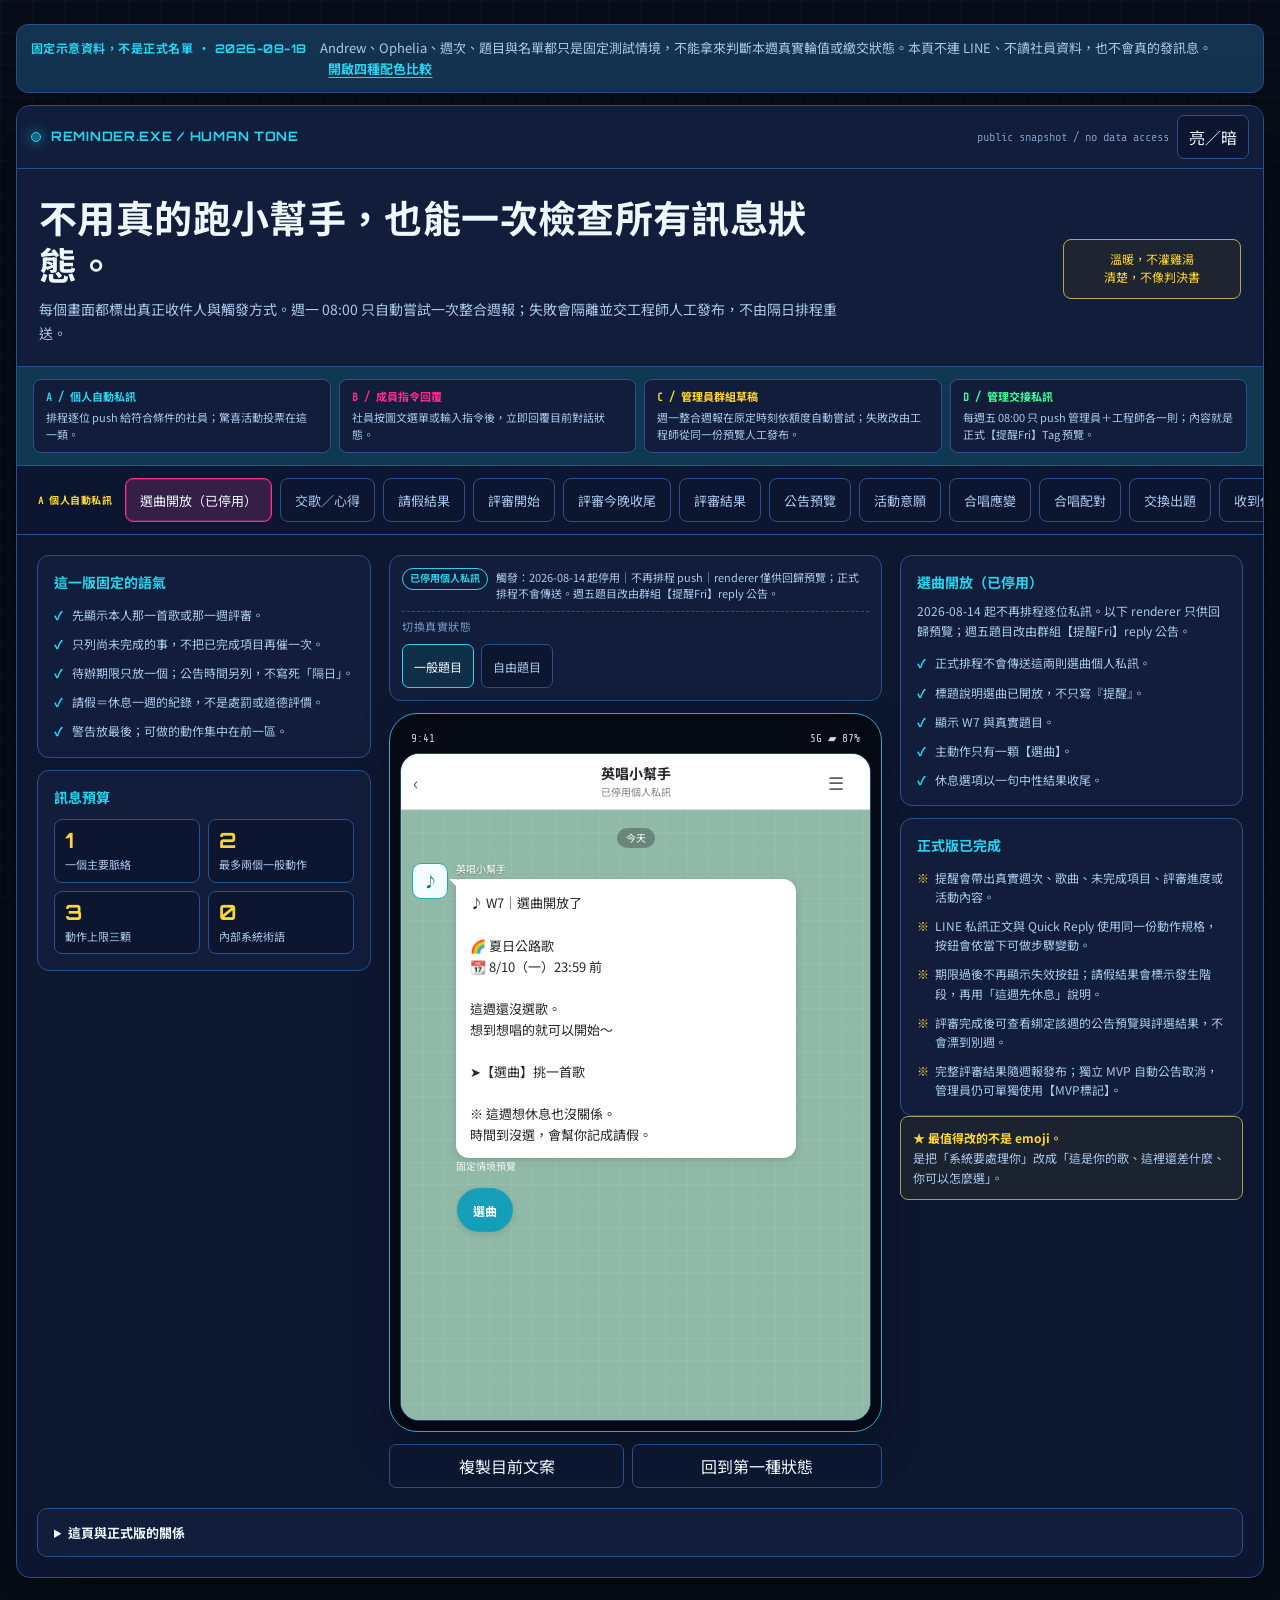
<file: static/lab/reminders/index.html>
<!DOCTYPE html>
<!-- Public design snapshot of reminder, command-reply, admin-draft, and management-handoff surfaces, published 2026-08-14. -->
<html lang="zh-Hant">
<head>
  <meta charset="utf-8">
  <meta name="viewport" content="width=device-width, initial-scale=1">
  <meta name="color-scheme" content="dark light">
  <meta name="robots" content="noindex, nofollow">
  <meta name="description" content="英唱小幫手自動私訊、成員指令回覆、管理員群組草稿與週五發布交接的完整情境預覽。">
  <title>英唱小幫手｜訊息情境完整預覽</title>
  <link rel="icon" href="data:image/svg+xml,%3Csvg xmlns='http://www.w3.org/2000/svg' viewBox='0 0 64 64'%3E%3Crect width='64' height='64' rx='12' fill='%2310172b'/%3E%3Cpath d='M40 10v31.5a11 11 0 1 1-6-9.8V18l18-4v22.5a11 11 0 1 1-6-9.8V10z' fill='%2300f5d4'/%3E%3C/svg%3E">
  <link rel="preconnect" href="https://fonts.googleapis.com">
  <link rel="preconnect" href="https://fonts.gstatic.com" crossorigin>
  <link href="https://fonts.googleapis.com/css2?family=Noto+Sans+TC:wght@400;500;700;900&amp;family=Orbitron:wght@600;700&amp;family=Share+Tech+Mono&amp;display=swap" rel="stylesheet">
  <style>
    :root {
      color-scheme: dark;
      --bg-1: #070c18;
      --bg-2: #0d1730;
      --surface-1: #111d3a;
      --surface-2: #0c1630;
      --surface-3: #172847;
      --border-1: #2a4f8a;
      --fg-1: #eef6ff;
      --fg-2: #a9c8eb;
      --fg-3: #7897c4;
      --accent-cyan: #26d4f0;
      --accent-pink: #ff2d8e;
      --accent-gold: #ffd633;
      --status-pass: #3dff9e;
      --status-fail: #ff7189;
      --line-bg: #91b9a7;
      --line-header: #ffffff;
      --line-text: #24272d;
      --line-muted: #687078;
      --line-bubble: #ffffff;
      --line-chip: #ffffff;
      --font-body: "Noto Sans TC", sans-serif;
      --font-display: "Orbitron", "Noto Sans TC", sans-serif;
      --font-mono: "Share Tech Mono", "Noto Sans TC", monospace;
      --shadow: 0 24px 68px rgba(0, 0, 0, .36);
      --radius-control: 8px;
      --radius-card: 12px;
      --radius-window: 14px;
      --touch-min: 44px;
    }

    body.light {
      color-scheme: light;
      --bg-1: #ffd84a;
      --bg-2: #fff9ed;
      --surface-1: #ffffff;
      --surface-2: #fff6e8;
      --surface-3: #ffedcf;
      --border-1: #25272d;
      --fg-1: #33373d;
      --fg-2: #626970;
      --fg-3: #858b92;
      --accent-cyan: #108dbf;
      --accent-pink: #d72d70;
      --accent-gold: #a86f00;
      --status-pass: #167b44;
      --status-fail: #c23e57;
      --shadow: 0 24px 68px rgba(75, 47, 0, .19);
    }

    * { box-sizing: border-box; }

    html,
    body { min-width: 0; margin: 0; }

    body {
      min-height: 100vh;
      color: var(--fg-1);
      background: var(--bg-1);
      font-family: var(--font-body);
    }

    body::before {
      position: fixed;
      inset: 0;
      z-index: -1;
      background-image:
        linear-gradient(rgba(38, 212, 240, .035) 1px, transparent 1px),
        linear-gradient(90deg, rgba(38, 212, 240, .035) 1px, transparent 1px);
      background-size: 32px 32px;
      content: "";
      pointer-events: none;
    }

    button { font: inherit; cursor: pointer; }

    h1,
    h2,
    h3,
    p,
    pre { margin: 0; }

    .app {
      width: min(1280px, 100%);
      margin: 0 auto;
      padding: 24px 16px 44px;
    }

    .publication-notice {
      display: grid;
      grid-template-columns: auto minmax(0, 1fr);
      align-items: baseline;
      gap: 8px 14px;
      margin: 0 0 12px;
      padding: 12px 14px;
      border: 1px solid var(--border-1);
      border-radius: var(--radius-card);
      color: var(--fg-2);
      background: color-mix(in srgb, var(--surface-1) 88%, var(--accent-cyan) 12%);
      font-size: 13px;
      line-height: 1.65;
    }

    .publication-notice strong {
      color: var(--accent-cyan);
      font: 700 12px/1.4 var(--font-display);
      letter-spacing: .04em;
      white-space: nowrap;
    }

    .window {
      overflow: hidden;
      border: 1px solid var(--border-1);
      border-radius: var(--radius-window);
      background: var(--surface-2);
      box-shadow: var(--shadow);
    }

    .titlebar {
      display: flex;
      min-height: 50px;
      align-items: center;
      justify-content: space-between;
      gap: 16px;
      padding: 9px 14px;
      border-bottom: 1px solid var(--border-1);
      background: var(--surface-1);
    }

    .app-mark {
      display: flex;
      min-width: 0;
      align-items: center;
      gap: 10px;
      color: var(--accent-cyan);
      font: 700 13px/1 var(--font-display);
      letter-spacing: .055em;
    }

    .lamp {
      width: 10px;
      height: 10px;
      flex: 0 0 auto;
      border: 1px solid var(--accent-cyan);
      border-radius: 50%;
      background: color-mix(in srgb, var(--accent-cyan) 38%, transparent);
      box-shadow: 0 0 14px color-mix(in srgb, var(--accent-cyan) 76%, transparent);
    }

    .title-actions {
      display: flex;
      align-items: center;
      gap: 8px;
    }

    .mode-note {
      color: var(--fg-3);
      font: 12px/1 var(--font-mono);
      white-space: nowrap;
    }

    .utility {
      min-height: var(--touch-min);
      padding: 0 11px;
      border: 1px solid var(--border-1);
      border-radius: 7px;
      color: var(--fg-1);
      background: var(--surface-2);
    }

    .lab-link {
      display: inline-block;
      margin-left: 8px;
      color: var(--accent-cyan);
      font-weight: 700;
      text-underline-offset: 3px;
    }

    .intro {
      display: grid;
      grid-template-columns: minmax(0, 1fr) auto;
      gap: 22px;
      align-items: center;
      padding: 24px 22px 20px;
      border-bottom: 1px solid var(--border-1);
      background: var(--surface-1);
    }

    .intro h1 {
      max-width: 780px;
      font-size: clamp(24px, 4vw, 38px);
      line-height: 1.25;
      letter-spacing: .01em;
    }

    .intro p {
      max-width: 800px;
      margin-top: 9px;
      color: var(--fg-2);
      font-size: 14px;
      line-height: 1.75;
    }

    .design-stamp {
      min-width: 178px;
      padding: 11px 14px;
      border: 1px solid color-mix(in srgb, var(--accent-gold) 65%, var(--border-1));
      border-radius: 8px;
      color: var(--accent-gold);
      background: color-mix(in srgb, var(--accent-gold) 8%, var(--surface-2));
      font: 12px/1.5 var(--font-mono);
      text-align: center;
    }

    .screen-tabs {
      display: flex;
      align-items: center;
      gap: 8px;
      overflow-x: auto;
      padding: 12px 16px;
      border-bottom: 1px solid var(--border-1);
      background: var(--surface-2);
      scrollbar-width: thin;
    }

    .tab-group {
      flex: 0 0 auto;
      padding: 0 5px;
      color: var(--accent-gold);
      font: 700 10px/1.35 var(--font-mono);
      letter-spacing: .05em;
      text-transform: uppercase;
      white-space: nowrap;
    }

    .tab-group:not(:first-child) {
      margin-left: 10px;
      padding-left: 14px;
      border-left: 1px dashed var(--border-1);
    }

    .audience-map {
      display: grid;
      grid-template-columns: repeat(4, minmax(0, 1fr));
      gap: 8px;
      padding: 12px 16px;
      border-bottom: 1px solid var(--border-1);
      background: color-mix(in srgb, var(--surface-2) 82%, var(--accent-cyan) 18%);
    }

    .audience-card {
      min-width: 0;
      padding: 10px 12px;
      border: 1px solid var(--border-1);
      border-radius: 8px;
      background: var(--surface-1);
    }

    .audience-card strong {
      display: block;
      color: var(--accent-cyan);
      font: 700 11px/1.4 var(--font-mono);
    }

    .audience-card span {
      display: block;
      margin-top: 4px;
      color: var(--fg-2);
      font-size: 11px;
      line-height: 1.5;
    }

    .audience-card[data-audience="group_draft"] strong { color: var(--accent-gold); }
    .audience-card[data-audience="personal_reply"] strong { color: var(--accent-pink); }
    .audience-card[data-audience="management_push"] strong { color: var(--status-pass); }

    .screen-tab {
      min-height: var(--touch-min);
      flex: 0 0 auto;
      padding: 0 14px;
      border: 1px solid var(--border-1);
      border-radius: var(--radius-control);
      color: var(--fg-2);
      background: transparent;
      font-size: 13px;
      white-space: nowrap;
    }

    .screen-tab[aria-selected="true"] {
      border-color: var(--accent-pink);
      color: var(--fg-1);
      background: color-mix(in srgb, var(--accent-pink) 15%, var(--surface-1));
      box-shadow: inset 0 0 0 1px color-mix(in srgb, var(--accent-pink) 32%, transparent);
    }

    .workspace {
      display: grid;
      grid-template-columns: minmax(220px, .8fr) minmax(340px, 1.18fr) minmax(230px, .82fr);
      gap: 18px;
      align-items: start;
      padding: 20px;
      background: var(--bg-2);
    }

    .panel {
      padding: 16px;
      border: 1px solid var(--border-1);
      border-radius: var(--radius-card);
      background: var(--surface-1);
    }

    .panel + .panel { margin-top: 12px; }

    .panel h2 {
      color: var(--accent-cyan);
      font-size: 14px;
      line-height: 1.45;
    }

    .panel p {
      margin-top: 8px;
      color: var(--fg-2);
      font-size: 12px;
      line-height: 1.7;
    }

    .principles,
    .change-list,
    .implementation-list {
      display: grid;
      gap: 10px;
      margin: 12px 0 0;
      padding: 0;
      list-style: none;
    }

    .principles li,
    .change-list li,
    .implementation-list li {
      position: relative;
      padding-left: 18px;
      color: var(--fg-2);
      font-size: 12px;
      line-height: 1.6;
    }

    .principles li::before,
    .change-list li::before,
    .implementation-list li::before {
      position: absolute;
      left: 0;
      color: var(--accent-cyan);
      content: "✓";
      font-weight: 900;
    }

    .implementation-list li::before {
      color: var(--accent-gold);
      content: "※";
    }

    .metric-grid {
      display: grid;
      grid-template-columns: 1fr 1fr;
      gap: 8px;
      margin-top: 12px;
    }

    .metric {
      padding: 10px;
      border: 1px solid var(--border-1);
      border-radius: 8px;
      background: var(--surface-2);
    }

    .metric strong {
      display: block;
      color: var(--accent-gold);
      font: 700 21px/1 var(--font-display);
    }

    .metric span {
      display: block;
      margin-top: 6px;
      color: var(--fg-2);
      font-size: 11px;
      line-height: 1.35;
    }

    .preview-column { min-width: 0; }

    .scenario-bar {
      margin-bottom: 12px;
      padding: 12px;
      border: 1px solid var(--border-1);
      border-radius: var(--radius-card);
      background: var(--surface-1);
    }

    .scenario-label {
      display: block;
      color: var(--fg-3);
      font: 11px/1.3 var(--font-mono);
      letter-spacing: .05em;
    }

    .delivery-meta {
      display: flex;
      align-items: baseline;
      gap: 8px;
      margin-bottom: 9px;
      padding-bottom: 9px;
      border-bottom: 1px dashed var(--border-1);
    }

    .audience-badge {
      flex: 0 0 auto;
      padding: 4px 7px;
      border: 1px solid var(--accent-cyan);
      border-radius: 999px;
      color: var(--accent-cyan);
      font: 700 10px/1.2 var(--font-mono);
    }

    .audience-badge[data-audience="personal_reply"] {
      border-color: var(--accent-pink);
      color: var(--accent-pink);
    }

    .audience-badge[data-audience="group_draft"] {
      border-color: var(--accent-gold);
      color: var(--accent-gold);
    }

    .audience-badge[data-audience="management_push"] {
      border-color: var(--status-pass);
      color: var(--status-pass);
    }

    .trigger-meta {
      min-width: 0;
      color: var(--fg-2);
      font-size: 11px;
      line-height: 1.45;
    }

    .variant-buttons {
      display: flex;
      flex-wrap: wrap;
      gap: 7px;
      margin-top: 9px;
    }

    .variant-button {
      min-height: var(--touch-min);
      padding: 0 11px;
      border: 1px solid var(--border-1);
      border-radius: 7px;
      color: var(--fg-2);
      background: var(--surface-2);
      font-size: 12px;
    }

    .variant-button[aria-pressed="true"] {
      border-color: var(--accent-cyan);
      color: var(--fg-1);
      background: color-mix(in srgb, var(--accent-cyan) 13%, var(--surface-2));
    }

    .phone-shell {
      padding: 10px;
      border: 1px solid color-mix(in srgb, var(--accent-cyan) 68%, var(--border-1));
      border-radius: 28px;
      background: #050914;
      box-shadow: 0 18px 42px rgba(0, 0, 0, .27);
    }

    .phone-status {
      display: flex;
      min-height: 29px;
      align-items: center;
      justify-content: space-between;
      padding: 0 11px;
      color: #c9d9ef;
      font: 11px/1 var(--font-mono);
    }

    .phone {
      overflow: hidden;
      border: 1px solid #26426d;
      border-radius: 19px;
      background: var(--line-bg);
    }

    .line-header {
      display: grid;
      grid-template-columns: 30px minmax(0, 1fr) 30px;
      min-height: 56px;
      align-items: center;
      padding: 8px 12px;
      border-bottom: 1px solid #d9dde0;
      color: #22252a;
      background: var(--line-header);
    }

    .line-header span {
      color: #596069;
      font-size: 18px;
    }

    .line-header div { min-width: 0; text-align: center; }

    .line-header strong {
      display: block;
      overflow: hidden;
      font-size: 14px;
      line-height: 1.25;
      text-overflow: ellipsis;
      white-space: nowrap;
    }

    .line-header small {
      display: block;
      margin-top: 2px;
      color: #7c838a;
      font-size: 10px;
    }

    .chat {
      min-height: 610px;
      padding: 18px 11px 14px;
      background-color: var(--line-bg);
      background-image:
        linear-gradient(rgba(255, 255, 255, .055) 1px, transparent 1px),
        linear-gradient(90deg, rgba(255, 255, 255, .055) 1px, transparent 1px);
      background-size: 22px 22px;
    }

    .date-chip {
      width: fit-content;
      margin: 0 auto 15px;
      padding: 4px 9px;
      border-radius: 12px;
      color: #ffffff;
      background: rgba(50, 69, 63, .43);
      font-size: 10px;
      line-height: 1.2;
    }

    .message-row {
      display: grid;
      grid-template-columns: 36px minmax(0, 1fr);
      gap: 8px;
      align-items: start;
    }

    .bot-avatar {
      display: grid;
      width: 36px;
      height: 36px;
      place-items: center;
      border: 1px solid #20a9c5;
      border-radius: 9px;
      color: #0f7790;
      background: #f3fdff;
      font: 700 15px/1 var(--font-display);
    }

    .message-stack { min-width: 0; }

    .sender {
      margin-bottom: 4px;
      color: #ffffff;
      font-size: 10px;
      line-height: 1.2;
      text-shadow: 0 1px 2px rgba(0, 0, 0, .35);
    }

    .bubble {
      position: relative;
      width: min(100%, 340px);
      padding: 13px 14px;
      border-radius: 4px 13px 13px 13px;
      color: var(--line-text);
      background: var(--line-bubble);
      box-shadow: 0 2px 7px rgba(32, 51, 45, .18);
    }

    .bubble::before {
      position: absolute;
      top: 0;
      left: -7px;
      width: 0;
      height: 0;
      border-top: 8px solid var(--line-bubble);
      border-left: 8px solid transparent;
      content: "";
    }

    .message-copy {
      overflow-wrap: anywhere;
      color: var(--line-text);
      font: 400 13px/1.62 var(--font-body);
      white-space: pre-wrap;
    }

    .bubble[hidden],
    .flex-carousel[hidden] { display: none; }

    .flex-carousel {
      display: flex;
      width: 100%;
      gap: 8px;
      overflow-x: auto;
      padding: 0 2px 9px 0;
      scroll-padding-left: 1px;
      scroll-snap-type: x mandatory;
      scrollbar-width: thin;
    }

    .flex-card {
      display: flex;
      width: 238px;
      flex: 0 0 238px;
      flex-direction: column;
      overflow: hidden;
      border: 1px solid #303640;
      border-radius: 10px;
      color: #f7f8fa;
      background: #111318;
      box-shadow: 0 8px 20px rgba(4, 6, 10, .22);
      scroll-snap-align: start;
    }

    .flex-card__header {
      padding: 12px 13px 10px;
      border-bottom: 1px solid #303640;
      background: #191c23;
    }

    .flex-card__eyebrow {
      display: flex;
      align-items: flex-start;
      justify-content: space-between;
      gap: 8px;
      font-size: 10px;
      font-weight: 700;
      line-height: 1.35;
    }

    .flex-card__eyebrow strong { color: #8b80f9; }

    .flex-card__context {
      color: #b4bbc6;
      text-align: right;
    }

    .flex-card__title {
      margin-top: 6px;
      color: #f7f8fa;
      font-size: 19px;
      line-height: 1.25;
    }

    .flex-card__body {
      display: flex;
      flex: 1 1 auto;
      flex-direction: column;
      gap: 11px;
      padding: 12px 13px;
    }

    .flex-card__label {
      display: block;
      color: #7e8796;
      font-size: 10px;
      font-weight: 700;
      line-height: 1.35;
    }

    .flex-card__value {
      display: block;
      margin-top: 3px;
      color: #f7f8fa;
      font-size: 12px;
      line-height: 1.5;
      overflow-wrap: anywhere;
    }

    .flex-card__status {
      padding: 9px;
      border-radius: 8px;
      background: #191c23;
    }

    .flex-card__status-value {
      display: block;
      margin-top: 4px;
      color: #b4bbc6;
      font-size: 14px;
      font-weight: 700;
      line-height: 1.45;
    }

    .flex-card__status-value[data-tone="pending"] { color: #f0c66b; }
    .flex-card__status-value[data-tone="done"] { color: #52d5a1; }

    .flex-card__status-detail {
      display: block;
      margin-top: 4px;
      color: #b4bbc6;
      font-size: 10px;
      line-height: 1.4;
    }

    .flex-steps {
      display: grid;
      grid-template-columns: repeat(3, minmax(0, 1fr));
      gap: 6px;
      margin-top: 7px;
    }

    .flex-step {
      padding: 8px 4px;
      border-radius: 6px;
      color: #f7f8fa;
      background: #111318;
      text-align: center;
    }

    .flex-step strong {
      display: block;
      color: #b4bbc6;
      font-size: 15px;
      line-height: 1;
    }

    .flex-step span {
      display: block;
      margin-top: 6px;
      font-size: 10px;
      font-weight: 700;
      line-height: 1.35;
    }

    .flex-card__footer {
      padding: 8px;
      border-top: 1px solid #303640;
      background: #15181d;
    }

    .flex-card__button {
      width: 100%;
      min-height: 44px;
      padding: 8px 10px;
      border: 0;
      border-radius: 7px;
      color: #ffffff;
      background: #6f63e8;
      font-size: 13px;
      font-weight: 700;
    }

    /* 只有本週進度使用同色系的深靛紫狀態層；其他已完成／只讀卡不跟著灰化。 */
    .flex-card[data-role="progress"] {
      border-color: #4a426d;
      background: #171526;
    }

    .flex-card[data-role="progress"] .flex-card__header {
      border-color: #4a426d;
      background: #211d35;
    }

    .flex-card[data-role="progress"] .flex-card__eyebrow strong { color: #b5acff; }
    .flex-card[data-role="progress"] .flex-card__body { background: #171526; }
    .flex-card[data-role="progress"] .flex-card__status { background: #25203d; }
    .flex-card[data-role="progress"] .flex-step { background: #13111f; }

    .flex-card[data-role="progress"] .flex-card__footer {
      border-color: #4a426d;
      background: #1b192c;
    }

    .flex-card[data-role="progress"] .flex-card__button { background: #554c92; }

    .message-time {
      margin-top: 4px;
      color: rgba(255, 255, 255, .87);
      font: 10px/1 var(--font-mono);
    }

    .quick-replies {
      display: flex;
      gap: 7px;
      overflow-x: auto;
      margin: 14px 0 0 44px;
      padding: 2px 1px 8px;
      scrollbar-width: thin;
    }

    .quick-reply {
      min-height: var(--touch-min);
      flex: 0 0 auto;
      padding: 0 15px;
      border: 1px solid #22a1b7;
      border-radius: 22px;
      color: #08758b;
      background: var(--line-chip);
      box-shadow: 0 2px 6px rgba(32, 51, 45, .16);
      font-size: 12px;
      font-weight: 700;
    }

    .quick-reply:first-child {
      color: #ffffff;
      background: #159eb8;
    }

    .tap-result {
      min-height: 19px;
      margin: 6px 0 0 45px;
      color: #ffffff;
      font-size: 10px;
      line-height: 1.4;
      text-shadow: 0 1px 2px rgba(0, 0, 0, .35);
    }

    .preview-actions {
      display: flex;
      gap: 8px;
      margin-top: 12px;
    }

    .preview-actions .utility { flex: 1 1 auto; }

    .screen-callout {
      padding: 11px 12px;
      border: 1px solid color-mix(in srgb, var(--accent-gold) 58%, var(--border-1));
      border-radius: 8px;
      color: var(--fg-2);
      background: color-mix(in srgb, var(--accent-gold) 6%, var(--surface-2));
      font-size: 12px;
      line-height: 1.65;
    }

    .screen-callout strong { color: var(--accent-gold); }

    .source-note {
      margin: 0 20px 20px;
      padding: 14px 16px;
      border: 1px solid var(--border-1);
      border-radius: 10px;
      background: var(--surface-1);
    }

    .source-note summary {
      color: var(--fg-1);
      cursor: pointer;
      font-size: 13px;
      font-weight: 700;
    }

    .source-note p {
      max-width: 980px;
      margin-top: 10px;
      color: var(--fg-2);
      font-size: 12px;
      line-height: 1.72;
    }

    .source-note code {
      color: var(--accent-cyan);
      font-family: var(--font-mono);
    }

    @media (max-width: 980px) {
      .workspace { grid-template-columns: minmax(220px, .8fr) minmax(340px, 1.2fr); }
      .right-rail { grid-column: 1 / -1; }
      .right-rail .panel {
        display: inline-block;
        width: calc(50% - 8px);
        vertical-align: top;
      }
      .right-rail .panel + .panel { margin: 0 0 0 12px; }
    }

    @media (max-width: 720px) {
      .app { padding: 0 0 24px; }
      .publication-notice {
        grid-template-columns: minmax(0, 1fr);
        gap: 4px;
        margin: 12px 14px;
      }
      .audience-map { grid-template-columns: 1fr; }
      .window { border-right: 0; border-left: 0; border-radius: 0; }
      .intro { grid-template-columns: 1fr; padding: 19px 16px; }
      .design-stamp { justify-self: start; }
      .workspace { grid-template-columns: minmax(0, 1fr); padding: 14px; }
      .preview-column { order: -1; }
      .chat { min-height: 560px; }
      .right-rail .panel { display: block; width: auto; }
      .right-rail .panel + .panel { margin: 12px 0 0; }
      .source-note { margin: 0 14px 14px; }
      .mode-note { display: none; }
    }

    @media (max-width: 390px) {
      .screen-tabs { padding-right: 12px; padding-left: 12px; }
      .workspace { padding-right: 10px; padding-left: 10px; }
      .phone-shell { padding: 7px; border-radius: 22px; }
      .phone { border-radius: 15px; }
      .chat { padding-right: 8px; padding-left: 8px; }
      .message-row { grid-template-columns: 32px minmax(0, 1fr); gap: 6px; }
      .bot-avatar { width: 32px; height: 32px; }
      .quick-replies { margin-left: 38px; }
      .tap-result { margin-left: 39px; }
    }

    @media (max-width: 330px) {
      .message-row { grid-template-columns: minmax(0, 1fr); }
      .bot-avatar { display: none; }
      .quick-replies,
      .tap-result { margin-left: 0; }
    }
  </style>
</head>
<body>
  <main class="app">
    <aside class="publication-notice" role="note" aria-label="發布版本說明">
      <strong>固定示意資料，不是正式名單 · 2026-08-18</strong>
      <span>Andrew、Ophelia、週次、題目與名單都只是固定測試情境，不能拿來判斷本週真實輪值或繳交狀態。本頁不連 LINE、不讀社員資料，也不會真的發訊息。<a class="lab-link" href="../carousel-themes/">開啟四種配色比較</a></span>
    </aside>

    <section class="window" aria-labelledby="page-title">
      <header class="titlebar">
        <div class="app-mark"><span class="lamp" aria-hidden="true"></span>REMINDER.EXE / HUMAN TONE</div>
        <div class="title-actions">
          <span class="mode-note">public snapshot / no data access</span>
          <button class="utility" type="button" data-action="theme">亮／暗</button>
        </div>
      </header>

      <section class="intro">
        <div>
          <h1 id="page-title">不用真的跑小幫手，也能一次檢查所有訊息狀態。</h1>
          <p>每個畫面都標出真正收件人與觸發方式。週一 08:00 只自動嘗試一次整合週報；失敗會隔離並交工程師人工發布，不由隔日排程重送。</p>
        </div>
        <div class="design-stamp">溫暖，不灌雞湯<br>清楚，不像判決書</div>
      </section>

      <section class="audience-map" aria-label="四種訊息表面說明">
        <div class="audience-card" data-audience="personal">
          <strong>A / 個人自動私訊</strong>
          <span>排程逐位 push 給符合條件的社員；驚喜活動投票在這一類。</span>
        </div>
        <div class="audience-card" data-audience="personal_reply">
          <strong>B / 成員指令回覆</strong>
          <span>社員按圖文選單或輸入指令後，立即回覆目前對話狀態。</span>
        </div>
        <div class="audience-card" data-audience="group_draft">
          <strong>C / 管理員群組草稿</strong>
          <span>週一整合週報在原定時刻依額度自動嘗試；失敗改由工程師從同一份預覽人工發布。</span>
        </div>
        <div class="audience-card" data-audience="management_push">
          <strong>D / 管理交接私訊</strong>
          <span>每週五 08:00 只 push 管理員＋工程師各一則；內容就是正式【提醒Fri】Tag 預覽。</span>
        </div>
      </section>

      <nav class="screen-tabs" aria-label="訊息情境種類">
        <span class="tab-group">A 個人自動私訊</span>
        <button class="screen-tab" type="button" data-screen="pick" aria-selected="true">選曲開放（已停用）</button>
        <button class="screen-tab" type="button" data-screen="submit" aria-selected="false">交歌／心得</button>
        <button class="screen-tab" type="button" data-screen="leave" aria-selected="false">請假結果</button>
        <button class="screen-tab" type="button" data-screen="judgeStart" aria-selected="false">評審開始</button>
        <button class="screen-tab" type="button" data-screen="judge" aria-selected="false">評審今晚收尾</button>
        <button class="screen-tab" type="button" data-screen="judgeResult" aria-selected="false">評審結果</button>
        <button class="screen-tab" type="button" data-screen="announcementPreview" aria-selected="false">公告預覽</button>
        <button class="screen-tab" type="button" data-screen="activityVote" aria-selected="false">活動意願</button>
        <button class="screen-tab" type="button" data-screen="duet" aria-selected="false">合唱應變</button>
        <button class="screen-tab" type="button" data-screen="duetAssignment" aria-selected="false">合唱配對</button>
        <button class="screen-tab" type="button" data-screen="activityWish" aria-selected="false">交換出題</button>
        <button class="screen-tab" type="button" data-screen="assignment" aria-selected="false">收到任務</button>
        <button class="screen-tab" type="button" data-screen="activityJudge" aria-selected="false">活動評選</button>
        <span class="tab-group">B 成員指令回覆</span>
        <button class="screen-tab" type="button" data-screen="taskCarousel" aria-selected="false">任務卡片</button>
        <button class="screen-tab" type="button" data-screen="judgeDutyCarousel" aria-selected="false">輪值卡片</button>
        <button class="screen-tab" type="button" data-screen="myStatusCarousel" aria-selected="false">我的狀態卡</button>
        <button class="screen-tab" type="button" data-screen="activityVoteCarousel" aria-selected="false">活動投票卡</button>
        <button class="screen-tab" type="button" data-screen="seasonScheduleCarousel" aria-selected="false">季程卡片</button>
        <button class="screen-tab" type="button" data-screen="seasonTopicsCarousel" aria-selected="false">本季題目卡</button>
        <button class="screen-tab" type="button" data-screen="mySongsCarousel" aria-selected="false">我的選曲卡</button>
        <button class="screen-tab" type="button" data-screen="memberSeasonCarousel" aria-selected="false">成員週狀態卡</button>
        <button class="screen-tab" type="button" data-screen="dailyPick" aria-selected="false">選曲對話</button>
        <button class="screen-tab" type="button" data-screen="dailySubmit" aria-selected="false">交歌對話</button>
        <button class="screen-tab" type="button" data-screen="dailyReflection" aria-selected="false">心得對話</button>
        <span class="tab-group">C 管理員群組草稿</span>
        <button class="screen-tab" type="button" data-screen="groupDrafts" aria-selected="false">例行群組稿</button>
        <button class="screen-tab" type="button" data-screen="groupActivity" aria-selected="false">活動階段稿</button>
        <span class="tab-group">D 管理交接私訊</span>
        <button class="screen-tab" type="button" data-screen="fridayHandoff" aria-selected="false">週五發布交接</button>
      </nav>

      <section class="workspace">
        <aside class="left-rail">
          <section class="panel">
            <h2>這一版固定的語氣</h2>
            <ul class="principles">
              <li>先顯示本人那一首歌或那一週評審。</li>
              <li>只列尚未完成的事，不把已完成項目再催一次。</li>
              <li>待辦期限只放一個；公告時間另列，不寫死「隔日」。</li>
              <li>請假＝休息一週的紀錄，不是處罰或道德評價。</li>
              <li>警告放最後；可做的動作集中在前一區。</li>
            </ul>
          </section>

          <section class="panel">
            <h2>訊息預算</h2>
            <div class="metric-grid">
              <div class="metric"><strong>1</strong><span>一個主要脈絡</span></div>
              <div class="metric"><strong>2</strong><span>最多兩個一般動作</span></div>
              <div class="metric"><strong>3</strong><span>動作上限三顆</span></div>
              <div class="metric"><strong>0</strong><span>內部系統術語</span></div>
            </div>
          </section>
        </aside>

        <section class="preview-column" aria-label="LINE 訊息預覽">
          <div class="scenario-bar">
            <div class="delivery-meta">
              <span class="audience-badge" id="audience-badge" data-audience="personal">已停用個人私訊</span>
              <span class="trigger-meta" id="trigger-meta">2026-08-14 起停用；正式排程不會傳送</span>
            </div>
            <span class="scenario-label">切換真實狀態</span>
            <div class="variant-buttons" id="variant-buttons"></div>
          </div>

          <div class="phone-shell">
            <div class="phone-status"><span>9:41</span><span>5G ▰ 87%</span></div>
            <section class="phone">
              <header class="line-header">
                <span aria-hidden="true">‹</span>
                <div><strong id="surface-title">英唱小幫手</strong><small id="surface-subtitle">已停用個人私訊</small></div>
                <span aria-hidden="true">☰</span>
              </header>
              <div class="chat">
                <div class="date-chip">今天</div>
                <div class="message-row">
                  <div class="bot-avatar" aria-hidden="true">♪</div>
                  <div class="message-stack">
                    <div class="sender">英唱小幫手</div>
                    <div class="bubble" id="text-bubble"><pre class="message-copy" id="message-copy"></pre></div>
                    <div class="flex-carousel" id="flex-carousel" aria-label="可左右滑動的任務卡片" hidden></div>
                    <div class="message-time">固定情境預覽</div>
                  </div>
                </div>
                <div class="quick-replies" id="quick-replies" aria-label="下一步快捷按鈕"></div>
                <div class="tap-result" id="tap-result" aria-live="polite"></div>
              </div>
            </section>
          </div>

          <div class="preview-actions">
            <button class="utility" type="button" data-action="copy">複製目前文案</button>
            <button class="utility" type="button" data-action="reset">回到第一種狀態</button>
          </div>
        </section>

        <aside class="right-rail">
          <section class="panel">
            <h2 id="screen-title">週日交歌提醒</h2>
            <p id="screen-note"></p>
            <ul class="change-list" id="change-list"></ul>
          </section>

          <section class="panel">
            <h2>正式版已完成</h2>
            <ul class="implementation-list">
              <li>提醒會帶出真實週次、歌曲、未完成項目、評審進度或活動內容。</li>
              <li>LINE 私訊正文與 Quick Reply 使用同一份動作規格，按鈕會依當下可做步驟變動。</li>
              <li>期限過後不再顯示失效按鈕；請假結果會標示發生階段，再用「這週先休息」說明。</li>
              <li>評審完成後可查看綁定該週的公告預覽與評選結果，不會漂到別週。</li>
              <li>完整評審結果隨週報發布；獨立 MVP 自動公告取消，管理員仍可單獨使用【MVP標記】。</li>
            </ul>
          </section>

          <div class="screen-callout">
            <strong>★ 最值得改的不是 emoji。</strong><br>
            是把「系統要處理你」改成「這是你的歌、這裡還差什麼、你可以怎麼選」。
          </div>
        </aside>
      </section>

      <details class="source-note">
        <summary>這頁與正式版的關係</summary>
        <p>這是 2026-08-18 版本的設計預覽，用固定範例一次展示所有提醒情境；正式提醒文案變更時會同步受影響的範例。正式 LINE 訊息仍以當下資料產生，可能因週次、歌曲、期限、任務進度與可用動作不同而省略或替換內容；本頁不是第二份資料來源。</p>
      </details>
    </section>
  </main>

  <script>
    const exampleSong = "Die With A Smile - Lady Gaga & Bruno Mars";
    const announcementBody = "★ W5 MVP 公告 🤖\n\n🌈 抒情歌\n\n🎧 評審：Ophelia\n\n恭喜 Mina、Ivy 獲選本週 MVP 🎉\n\n🎖️ MVP 1：Mina｜Blue Moon - Aira\n⭐ 情緒層次很完整，讓人想重聽。\n\n🎖️ MVP 2：Ivy｜Nocturne - Mella\n⭐ 副歌很有感染力。\n\n感謝大家的參與 ♪ ✨";
    const integratedWeeklyDigestBody = [
      "@All",
      "",
      "各位早安",
      "W8 週報來囉～",
      "",
      "本篇重點：",
      "W6｜評審＋MVP　新鮮出爐",
      "W8｜本週題目　快來嘗鮮",
      "W9/W10｜交換歌曲　週一出題",
      "W7｜上週結算　check 一下",
      "",
      "──────────",
      "W6｜評審＋MVP",
      "──────────",
      "",
      "🌈 Songs with interesting MV",
      "",
      "🎧 評審：Linda",
      "✓ 通過 8 件 (4 人請假)",
      "",
      "恭喜 Olivia、Mina",
      "獲選本週 MVP 🎉",
      "",
      "🎖️ MVP 1｜Olivia",
      "Neon Lights — Artist A",
      "",
      "⭐ 評審講評",
      "MV 的敘事和歌曲情緒互相加分，完整度很高。",
      "",
      "🎖️ MVP 2｜Mina",
      "Midnight Film — Artist B",
      "",
      "⭐ 評審講評",
      "畫面概念鮮明，歌曲與影像的反差很有記憶點。",
      "",
      "📝 評審感言／遺珠",
      "八件作品都通過；這次以 MV 概念、歌曲貼合度與整體完成度選出兩位。",
      "",
      "感謝大家的參與 ♪ ✨",
      "",
      "──────────",
      "W8｜本週題目　8/17-8/23",
      "──────────",
      "",
      "🌈 自由題目",
      "",
      "──────────",
      "🎶 選曲現況",
      "──────────",
      "",
      "✅ 已選曲（4 人）",
      "",
      "Irene",
      "Trouble Is A Friend — Bad day",
      "",
      "Ophelia",
      "How Does A Moment Last Forever — Celine Dion",
      "",
      "Claire",
      "On Melancholy Hill — Gorillaz",
      "",
      "Mina",
      "Make you feel my love — Adele",
      "",
      "📥 未選曲（8 人）",
      "@Andrew、@Lei、@Vania",
      "@Olivia、@Grace、@Linda",
      "@Holly、@Rhea",
      "想選曲的話，把握機會～",
      "",
      "📆 選曲｜8/17（一）23:59 截止",
      "",
      "──────────",
      "W9/W10｜交換歌曲準備",
      "──────────",
      "",
      "♬ 參加交換的人",
      "請交 2 首歌曲＋推薦原因",
      "",
      "共 6 人參加",
      "✓ 已完成 2 人",
      "○ 尚未完成 4 人",
      "",
      "📆 交換出題｜8/24（一）23:59",
      "W9 週二 08:00 公布配對結果並私訊任務",
      "",
      "──────────",
      "W7｜上週結算",
      "──────────",
      "",
      "🏖️ 請假｜選曲（6 人）",
      "Andrew、Lei、Vania",
      "Olivia、Claire、Rhea",
      "",
      "🏖️ 請假｜心得（1 人）",
      "Irene"
    ].join("\n");
    const reviewPacketSummary = "符合評選條件的 6 件作品：\n1　Mina｜Blue Moon - Aira\n2　Ivy｜Nocturne - Mella\n3　Cara｜Gravity - Sara Bareilles\n4　Lena｜Easy On Me - Adele\n5　Vania｜All I Ask - Adele\n6　Eloise｜The Scientist - Coldplay";

    function messageAction(label, payload, route) {
      return { type: "message", label: label, payload: payload, route: route || "" };
    }

    function uriAction(label, uri) {
      return { type: "uri", label: label, uri: uri };
    }

    function escapeHtml(value) {
      return String(value == null ? "" : value).replace(/[&<>"']/g, function (character) {
        return ({ "&": "&amp;", "<": "&lt;", ">": "&gt;", '"': "&quot;", "'": "&#39;" })[character];
      });
    }

    const screens = {
      submit: {
        title: "週日交歌提醒",
        note: "提醒本人今晚還欠什麼。歌名先建立脈絡，狀態列只催缺件；休息選項放最後，不搶走主要動作。",
        changes: [
          "把本人選的歌補回來。",
          "兩項都缺才同時顯示兩顆膠囊。",
          "未完成用 ○、完成用 ✓，不用紅叉施壓。",
          "把『少一個就視為請假』改成中性結果。"
        ],
        variants: {
          both: {
            label: "兩項都缺",
            message: "♪ W6｜今晚完成這首\n\n🔰 " + exampleSong + "\n📆 今天 8/9（日）23:59 前\n\n○ 交歌　尚未完成\n○ 心得　尚未完成\n\n➤【交歌】貼作品連結\n➤【心得】寫有感歌詞\n\n※ 今晚來不及也沒關係～\n時間到會記為請假，這首不送評審；\n下週想唱再回來就好。",
            actions: [messageAction("交歌", "交歌"), messageAction("心得", "心得")]
          },
          link: {
            label: "只缺交歌",
            message: "♪ W6｜今晚還差交歌\n\n🔰 " + exampleSong + "\n📆 今天 8/9（日）23:59 前\n\n○ 交歌　尚未完成\n✓ 心得　已完成\n\n➤【交歌】貼作品連結\n\n※ 今晚來不及也沒關係～\n時間到會記為請假，這首不送評審；\n下週想唱再回來就好。",
            actions: [messageAction("交歌", "交歌")]
          },
          reflection: {
            label: "只缺心得",
            message: "♪ W6｜今晚還差心得\n\n🔰 " + exampleSong + "\n📆 今天 8/9（日）23:59 前\n\n✓ 交歌　已完成\n○ 心得　尚未完成\n\n➤【心得】寫有感歌詞\n\n※ 今晚來不及也沒關係～\n時間到會記為請假，這首不送評審；\n下週想唱再回來就好。",
            actions: [messageAction("心得", "心得")]
          }
        }
      },
      leave: {
        title: "請假結果通知",
        note: "期限已過後，不再出現 ✕ 或補交暗示。通知先標示請假發生階段，再說明哪一首、缺什麼、系統怎麼記錄，然後自然帶往下一週。",
        changes: [
          "標題明確區分請假（選曲）、請假（交歌）與請假（心得）。",
          "第二行保留『這週先休息』的溫和語氣。",
          "逐項列出本次未完成內容。",
          "明講不用補交，也不用有壓力。",
          "下一步不再導向已鎖定的交歌流程。"
        ],
        variants: {
          both: {
            label: "兩項都沒完成",
            message: "🏖️ W6｜請假（交歌）\n這週先休息\n\n📆 8/3（一）–8/9（日）\n\n🔰 " + exampleSong + "\n\n這次沒有完成的是：\n🔗 作品連結\n💚 心得（有感歌詞）\n\n這週已幫你記成請假，\n這首不會送進 W6 評審。\n\n這只是休息一週的紀錄，\n不用補交，也不用有壓力。\n下週想唱再回來就好～\n\n➤【看看下週】想唱再選\n➤【查請假】看本季紀錄",
            actions: [messageAction("看看下週", "選曲"), messageAction("查請假", "查請假")]
          },
          link: {
            label: "缺作品連結",
            message: "🏖️ W6｜請假（交歌）\n這週先休息\n\n📆 8/3（一）–8/9（日）\n\n🔰 " + exampleSong + "\n\n這次沒有完成的是：\n🔗 作品連結\n\n這週已幫你記成請假，\n這首不會送進 W6 評審。\n\n這只是休息一週的紀錄，\n不用補交，也不用有壓力。\n下週想唱再回來就好～\n\n➤【看看下週】想唱再選\n➤【查請假】看本季紀錄",
            actions: [messageAction("看看下週", "選曲"), messageAction("查請假", "查請假")]
          },
          reflection: {
            label: "缺心得",
            message: "🏖️ W6｜請假（心得）\n這週先休息\n\n📆 8/3（一）–8/9（日）\n\n🔰 " + exampleSong + "\n\n這次沒有完成的是：\n💚 心得（有感歌詞）\n\n這週已幫你記成請假，\n這首不會送進 W6 評審。\n\n這只是休息一週的紀錄，\n不用補交，也不用有壓力。\n下週想唱再回來就好～\n\n➤【看看下週】想唱再選\n➤【查請假】看本季紀錄",
            actions: [messageAction("看看下週", "選曲"), messageAction("查請假", "查請假")]
          }
        }
      },
      judge: {
        title: "評審今晚收尾",
        note: "不再寫『沒有結果會排入管理員草稿』這種內部話。除了作品數與真實進度，也依有沒有存過草稿說清楚期限結果；公告時程由系統計算，不寫死隔日。",
        changes: [
          "以 W5 與題目固定評審脈絡。",
          "補上候選件數或草稿進度。",
          "主膠囊隨 task 階段切換。",
          "依有沒有存過草稿分流期限結果。",
          "公告時間是下游安排，不混成第二個待辦期限。"
        ],
        variants: {
          new: {
            label: "還沒開始",
            message: "🎧 W5｜今晚完成評選\n\n🌈 抒情歌\n📆 今天 8/9（日）23:59 前\n\n這次有 6 件作品。\n目前：還沒開始評選\n\n➤【開始評選】接著完成\n➤【評審入口】重看作品\n\n📣 完成後的群組公告\n送出評選後不會立刻發群組。\n完整結果會隨下一份週報公布；\n完成後可以先看公告預覽。\n\n※ 目前沒有評選草稿\n期限到會記一週請假，W5 MVP 從缺",
            actions: [messageAction("開始評選", "我輪值"), messageAction("評審入口", "評審入口")]
          },
          active: {
            label: "評選做到一半",
            message: "🎧 W5｜今晚完成評選\n\n🌈 抒情歌\n📆 今天 8/9（日）23:59 前\n\n目前進度：\n合格 4・不合格 1・MVP 1/2\n\n➤【繼續評選】接著完成\n➤【評審入口】重看作品\n\n📣 完成後的群組公告\n送出評選後不會立刻發群組。\n完整結果會隨下一份週報公布；\n完成後可以先看公告預覽。\n\n※ 尚未正式送出\n期限到會依目前內容自動送出，算評選完成",
            actions: [messageAction("繼續評選", "我輪值"), messageAction("評審入口", "評審入口")]
          },
          ready: {
            label: "只差送出",
            message: "🎧 W5｜今晚完成評選\n\n🌈 抒情歌\n📆 今天 8/9（日）23:59 前\n\n✓ 判定已完成\n✓ MVP 已選 2/2\n目前只差確認送出。\n\n➤【確認送出】完成 W5 評選\n➤【評審入口】重看作品\n\n📣 完成後的群組公告\n送出評選後不會立刻發群組。\n完整結果會隨下一份週報公布；\n完成後可以先看公告預覽。\n\n※ 尚未正式送出\n期限到會依目前內容自動送出，算評選完成",
            actions: [messageAction("確認送出", "確認送出"), messageAction("評審入口", "評審入口")]
          }
        }
      }
    };

    screens.leave.variants.noPick = {
      label: "沒有選曲",
      message: "🏖️ W7｜請假（選曲）\n這週先休息\n\n📆 8/10（一）–8/16（日）\n\n這次沒有完成的是：\n♪ 選曲\n\n這週已幫你記成請假，\n這週不用再交歌。\n\n這只是休息一週的紀錄，\n不用補交，也不用有壓力。\n下週想唱再回來就好～\n\n➤【看看下週】想唱再選\n➤【查請假】看本季紀錄",
      actions: [messageAction("看看下週", "預先選曲"), messageAction("查請假", "查請假")]
    };

    Object.assign(screens, {
      pick: {
        title: "選曲開放（已停用）",
        note: "2026-08-14 起不再排程逐位私訊。以下 renderer 只供回歸預覽；週五題目改由群組【提醒Fri】reply 公告。",
        changes: [
          "正式排程不會傳送這兩則選曲個人私訊。",
          "標題說明選曲已開放，不只寫『提醒』。",
          "顯示 W7 與真實題目。",
          "主動作只有一顆【選曲】。",
          "休息選項以一句中性結果收尾。"
        ],
        variants: {
          normal: {
            label: "一般題目",
            message: "♪ W7｜選曲開放了\n\n🌈 夏日公路歌\n📆 8/10（一）23:59 前\n\n這週還沒選歌。\n想到想唱的就可以開始～\n\n➤【選曲】挑一首歌\n\n※ 這週想休息也沒關係。\n時間到沒選，會幫你記成請假。",
            actions: [messageAction("選曲", "選曲")]
          },
          free: {
            label: "自由題目",
            message: "♪ W7｜選曲開放了\n\n🌈 自由題目\n📆 8/10（一）23:59 前\n\n這週想唱什麼都可以。\n想到歌就直接開始～\n\n➤【選曲】挑一首歌\n\n※ 這週想休息也沒關係。\n時間到沒選，會幫你記成請假。",
            actions: [messageAction("選曲", "選曲")]
          }
        }
      },
      judgeStart: {
        title: "評審開始",
        note: "評審資料包保留作品內容，並遵守現行固定導引順序：先【我輪值】、再【評審入口】。預覽直接列真實候選摘要，不留下製作註記。",
        changes: [
          "先說 W5、題目與 6 件作品。",
          "不把工作台或 task 名稱丟給評審。",
          "【我輪值】先評選與送出，【評審入口】再重看作品統整。",
          "一週前的開始通知不需要先講請假。",
          "先預告完成後可看公告，以及系統算出的發布時間。"
        ],
        variants: {
          packet: {
            label: "6 件作品",
            message: "🎧 W5｜評審開始\n\n🌈 抒情歌\n📆 8/9（日）23:59 前\n\n➤【我輪值】評選與送出\n➤【評審入口】重看作品統整\n\n" + reviewPacketSummary + "\n\n可以先聽作品，再慢慢完成判定與 MVP。\n\n📣 完成後的群組公告\n送出評選後不會立刻發群組。\n完整結果會隨下一份週報公布；\n完成後可以先看公告預覽。",
            actions: [messageAction("我輪值", "我輪值"), messageAction("評審入口", "評審入口")]
          }
        }
      },
      judgeResult: {
        title: "評審結果",
        note: "系統已改變正式狀態時，一定要對稱告知本人。完成結果同時交代確切公告窗口、唯讀預覽與鎖定後的修改方式；逾期則不留下假入口。",
        changes: [
          "自動轉正不再說『寫入資料庫』。",
          "明講有沒有記請假。",
          "逾期結果補上目前缺少的本人通知。",
          "結果通知不再顯示過期編輯動作。",
          "錯字／補充直接發群組；更換 MVP 才找群主或工程師。"
        ],
        variants: {
          auto: {
            label: "草稿自動完成",
            message: "✓ W5｜評選已完成\n\n你先前存下的評選內容，\n已在期限到時轉為正式結果。\n\n🎖️ MVP：Mina、Ivy\n🏖️ 這次沒有記請假\n\n不用再補送或重做。\n下次記得按「確認送出」就好～\n\n📣 群組公告\n這裡不會立刻發群組。\n預計 8/11（二）08:00 隨週報公布。\n可以先看群組會收到的內容。\n\n※ 評選送出後已鎖定\n錯字或想補充講評：直接在群組補充。\n要更換 MVP 人選：請聯絡群主或工程師協助。\n\n➤【公告預覽】先看公告\n➤【評選結果】查看結果",
            actions: [messageAction("公告預覽", "公告預覽 2026 Season 3 W5", "announcementPreview"), messageAction("評選結果", "評選結果 2026 Season 3 W5", "judgeResult")]
          },
          missed: {
            label: "評審未完成",
            message: "🏖️ W5｜請假（評審任務）\n這次評審先休息\n\n🌈 抒情歌\n\n期限內沒有收到正式評選結果，\nW5 MVP 會從缺。\n\n這週已幫你記成請假。\n這只是休息一週的紀錄，\n不用補件，也不用另外說明。\n\n➤【查請假】看本季紀錄",
            actions: [messageAction("查請假", "查請假")]
          }
        }
      },
      announcementPreview: {
        title: "群組公告預覽",
        note: "評審點結果通知的【公告預覽】後，只讀取原本那一週的正式公告正文。它不會發群、不會解鎖評選，也不會因日後完成新一週而漂移。",
        changes: [
          "時間與結果通知共用同一個排程 resolver。",
          "正文與真正群推共用 mvpAnnouncementText。",
          "群組正式發布會保留社團英文名，緊接 LINE 標記、不加括號；本頁不讀取真實帳號。",
          "預覽 payload 綁定 2026 Season 3 W5，不找最新週。",
          "完整結果隨週報發布；管理員仍可單獨使用【MVP標記】。"
        ],
        variants: {
          scheduled: {
            label: "預計隨週報公布",
            message: "♪ W5｜群組公告預覽\n\n📣 預計 8/11（二）08:00 隨週報公布\n以下是管理員單獨使用【MVP標記】時的內容：\n\n────────────\n" + announcementBody + "\n────────────\n\n※ 這只是預覽，現在不會發群組。\n\n➤【評選結果】回看正式結果",
            actions: [messageAction("評選結果", "評選結果 2026 Season 3 W5", "judgeResult")]
          },
          announced: {
            label: "已經公告",
            message: "♪ W5｜群組公告預覽\n\n✓ 已於 8/11（二）08:00 發布\n以下是群組收到的內容：\n\n────────────\n" + announcementBody + "\n────────────\n\n➤【評選結果】回看正式結果",
            actions: [messageAction("評選結果", "評選結果 2026 Season 3 W5", "judgeResult")]
          },
          manual_handoff: {
            label: "管理端接手",
            message: "♪ W5｜群組公告預覽\n\n○ 這次改由群主／工程師接手\n自動群發沒有送出；同一份公告已交給管理端。\n目前沒有新的自動發布時間，你不用另外處理。\n\n────────────\n" + announcementBody + "\n────────────\n\n※ 這只是預覽，評選結果仍然有效。\n\n➤【評選結果】回看正式結果",
            actions: [messageAction("評選結果", "評選結果 2026 Season 3 W5", "judgeResult")]
          },
          disabled: {
            label: "自動公告關閉",
            message: "♪ W5｜群組公告預覽\n\n○ 自動群組公告目前未開啟\n這週會由群主或工程師決定後續發布，\n你不用重做評選。\n\n────────────\n" + announcementBody + "\n────────────\n\n※ 這只是預覽，現在不會發群組。\n\n➤【評選結果】回看正式結果",
            actions: [messageAction("評選結果", "評選結果 2026 Season 3 W5", "judgeResult")]
          },
          unknown: {
            label: "時間未排定",
            message: "♪ W5｜群組公告預覽\n\n○ 公告時間尚未排定\n目前讀不到可靠的發布窗口。\n系統不會猜日期，已交由工程師確認。\n\n────────────\n" + announcementBody + "\n────────────\n\n※ 這只是預覽，評選結果仍然有效。\n\n➤【評選結果】回看正式結果",
            actions: [messageAction("評選結果", "評選結果 2026 Season 3 W5", "judgeResult")]
          }
        }
      },
      activityVote: {
        title: "活動意願",
        note: "選項本身就是按鈕，不再叫人先按【投票】、再記 1／2／3。『不參加』是同等有效的選擇。",
        changes: [
          "三個 label 直接說出選擇。",
          "按鈕 label 與 payload 分離。",
          "說清楚不參加配對的真實影響。",
          "完全沒回覆時，明講會視為不參加配對。",
          "最後一天只換期限感，不加警告符號。"
        ],
        variants: {
          open: {
            label: "意願開放",
            message: "♬ W9/W10｜想玩哪一種？\n\n📆 8/17（一）08:00 前\n\n這季的驚喜活動要選玩法：\n1　交換歌曲\n2　合唱\n3　這次不參加配對\n\n➤【交換歌曲】選這個玩法\n➤【合唱】選這個玩法\n➤【這次不參加】先不配對\n\n※ 選「不參加配對」也可以；\n這個選擇本身不計請假。\n完全沒回覆時，會視為這次不參加配對；\nW9／W10 仍照非配對成員的方式交作品。",
            actions: [messageAction("交換歌曲", "投票 1"), messageAction("合唱", "投票 2"), messageAction("這次不參加", "投票 3")]
          },
          last: {
            label: "今天收尾",
            message: "♬ W9/W10｜想玩哪一種？\n\n📆 8/17（一）08:00 前\n\n這季的驚喜活動要選玩法：\n1　交換歌曲\n2　合唱\n3　這次不參加配對\n\n➤【交換歌曲】選這個玩法\n➤【合唱】選這個玩法\n➤【這次不參加】先不配對\n\n※ 選「不參加配對」也可以；\n這個選擇本身不計請假。\n完全沒回覆時，會視為這次不參加配對；\nW9／W10 仍照非配對成員的方式交作品。",
            actions: [messageAction("交換歌曲", "投票 1"), messageAction("合唱", "投票 2"), messageAction("這次不參加", "投票 3")]
          }
        }
      },
      duet: {
        title: "合唱單數應變",
        note: "畫面標籤與電腦版可直接輸入的文字一致；未回覆不是保證配到夥伴，文案照真實抽選規則說明。",
        changes: [
          "選項名稱直接說偏好。",
          "手機按鈕與桌面手打共用相同標籤。",
          "明講沒人自願時仍可能抽一位應變。",
          "不把自願活動寫成義務。"
        ],
        variants: {
          open: {
            label: "詢問偏好",
            message: "♬ 合唱活動｜單數時怎麼安排？\n\n📆 8/18（二）08:00 前\n\n如果最後報名人數是單數：\n1　我可以自行應變\n2　我希望一定有合唱夥伴\n\n➤【自行應變】單數時可自行安排\n➤【要有夥伴】希望由系統配到夥伴\n\n※ 沒回覆時不列為自願者；若仍為單數且無人自願，系統會抽一位應變。",
            actions: [messageAction("自行應變", "報名 1"), messageAction("要有夥伴", "報名 2")]
          },
          last: {
            label: "最後一天",
            message: "♬ 合唱活動｜單數時怎麼安排？\n\n📆 今天 8/18（二）08:00 前\n\n如果最後報名人數是單數：\n1　我可以自行應變\n2　我希望一定有合唱夥伴\n\n➤【自行應變】單數時可自行安排\n➤【要有夥伴】希望由系統配到夥伴\n\n※ 沒回覆時不列為自願者；若仍為單數且無人自願，系統會抽一位應變。",
            actions: [messageAction("自行應變", "報名 1"), messageAction("要有夥伴", "報名 2")]
          }
        }
      },
      duetAssignment: {
        title: "收到合唱安排",
        note: "配對完成後逐一私訊本人，不再依賴已停用的自動群組公告；夥伴與下一步在同一則看得到。",
        changes: [
          "正文直接列出本人夥伴或單數安排。",
          "【看配對】可重看任務。",
          "【選曲】直接開始安排活動歌曲。",
          "通知成功後由帳本去重，失敗者下個排程重試。"
        ],
        variants: {
          partner: {
            label: "配到夥伴",
            message: "✓ 合唱活動｜你的安排來了\n\n你的合唱夥伴：\nMina\n\n📆 9/6（日）23:59 前\n\n請私下討論曲目與分工，完成一首完整長度的合唱作品。\n\n➤【看配對】查看夥伴與任務\n➤【選曲】安排活動歌曲",
            actions: [messageAction("看配對", "看配對"), messageAction("選曲", "選曲")]
          },
          solo: {
            label: "單數安排",
            message: "✓ 合唱活動｜你的安排來了\n\n本次安排：\n自行找夥伴，或一人唱兩個聲部，或只唱合唱的一個 part\n\n📆 9/6（日）23:59 前\n\n完成一首完整長度的活動作品。\n\n➤【看配對】查看夥伴與任務\n➤【選曲】安排活動歌曲",
            actions: [messageAction("看配對", "看配對"), messageAction("選曲", "選曲")]
          }
        }
      },
      activityWish: {
        title: "交換歌曲出題",
        note: "玩法確定時立刻通知；提前完成者不用重填，未完成者看到精確缺幾首與可直接續填的入口。",
        changes: [
          "玩法確定與最後提醒共用同一個正式 renderer。",
          "直接說還缺幾首；每首原因必填、YouTube 選填。",
          "已提前完成者只查進度，不要求重填。",
          "逾時結果是不參加配對，不用威嚇。",
          "按鈕統一使用 Rich Menu 可見名稱【驚喜出題】。"
        ],
        variants: {
          open: {
            label: "玩法確定・未完成",
            message: "✓ 驚喜活動玩法確定：交換歌曲\n\n📆 8/24（一）23:59 前\n\n目前還差 1 首。\n每首要有歌曲與推薦原因；YouTube 連結選填。\n\n交換結果：8/25（二）08:00 公布並私訊\n\n➤【驚喜出題】繼續填寫／修改\n\n※ 時間到還沒完成兩首，\n這次會改成不參加配對；不另外記請假。",
            actions: [messageAction("驚喜出題", "驚喜出題")]
          },
          completed: {
            label: "玩法確定・已提前完成",
            message: "✓ 驚喜活動玩法確定：交換歌曲\n\n你的兩首推薦都已完成，內容會直接沿用，不用重填。\n\n📆 8/24（一）23:59 前\n交換結果：8/25（二）08:00 公布並私訊\n\n配對完成後會再私訊你的兩首候選任務。\n\n➤【活動狀態】查看目前進度",
            actions: [messageAction("活動狀態", "活動狀態")]
          },
          pending: {
            label: "最後提醒・還差 2 首",
            message: "♬ 交換歌曲｜還差 2 首推薦\n\n📆 今天 8/24（一）23:59 前\n\n目前還差 2 首。\n每首要有歌曲與推薦原因；YouTube 連結選填。\n\n交換結果：8/25（二）08:00 公布並私訊\n\n➤【驚喜出題】繼續填寫／修改\n\n※ 時間到還沒完成兩首，\n這次會改成不參加配對；不另外記請假。",
            actions: [messageAction("驚喜出題", "驚喜出題")]
          }
        }
      },
      assignment: {
        title: "收到交換任務",
        note: "這是好消息與任務交接。通知直接列本人抽到的兩首候選歌與精確截止；【拿題】再展開推薦原因。",
        changes: [
          "標題先說配對完成。",
          "直接列出兩首候選歌，不讓人按進去才知道任務。",
          "【拿題】是唯一主動作。",
          "完整長度與精確期限只提醒一次。"
        ],
        variants: {
          ready: {
            label: "配對完成",
            message: "✓ 交換歌曲｜你的任務來了\n\n收到的兩首候選歌：\n1　Birds of a Feather - Billie Eilish\n2　Too Sweet - Hozier\n\n📆 9/6（日）23:59 前\n\n從兩首裡選 1 首，完成完整長度的翻唱。\n\n➤【拿題】看原因並選歌",
            actions: [messageAction("拿題", "拿題")]
          }
        }
      },
      activityJudge: {
        title: "驚喜活動評選",
        note: "這一項不計請假，語氣應該是邀請。個人專屬網頁是主入口，LINE【欣賞】是備援。",
        changes: [
          "先說 W9/W10 作品已到齊。",
          "URI 膠囊直接打開個人評選頁。",
          "規則只留選 2 位與 3 讚門檻。",
          "明講沒投不會記請假。"
        ],
        variants: {
          d1: {
            label: "剩 1 天",
            message: "♬ 驚喜活動｜一起選 MVP\n\nW9/W10 的作品都到齊了，\n還沒收到你的評選。\n\n📆 今天 9/6（日）23:59 前\n每人最多選 2 位；滿 3 讚就是 MVP。\n\n🌐 你的個人評選頁已準備好。\n\n➤【開始評選】直接投票\n➤【欣賞】在 LINE 內看\n\n※ 這次沒投也不會記請假；\n有空再一起選就好♪",
            actions: [uriAction("開始評選", "https://example.com/activity-review?token=fixture"), messageAction("欣賞", "欣賞")]
          }
        }
      }
    });

    screens.judgeResult.variants.manual = {
      label: "手動確認送出",
      message: "✓ W5｜評選已完成\n\n🎖️ MVP：Mina、Ivy\n\n📣 群組公告\n這裡不會立刻發群組。\n預計 8/11（二）08:00 隨週報公布。\n可以先看群組會收到的內容。\n\n※ 評選送出後已鎖定\n錯字或想補充講評：直接在群組補充。\n要更換 MVP 人選：請聯絡群主或工程師協助。\n\n➤【公告預覽】先看公告\n➤【評選結果】查看結果",
      actions: [messageAction("公告預覽", "公告預覽 2026 Season 3 W5", "announcementPreview"), messageAction("評選結果", "評選結果 2026 Season 3 W5", "judgeResult")]
    };

    function fixedReplyVariant_(contractId, label, trigger, message, actions) {
      return {
        contractId: contractId,
        audience: "personal_reply",
        audienceLabel: "成員指令回覆",
        trigger: trigger,
        deliveryNote: "社員操作後立即 reply；不是排程 push，也不會送到群組。",
        label: label,
        message: message,
        actions: actions || []
      };
    }

    function taskCarouselVariant_(includeActivityVote) {
      const cards = [
        {
          accent: "brand",
          context: "W7｜2026 Q3",
          title: "本週選歌",
          descriptionLabel: "本週主題",
          description: "Songs that mix 中文 and English",
          statusLabel: "目前狀態",
          status: "— 本週請假（選曲）",
          statusTone: "muted",
          metaLabel: "選曲期限",
          meta: "8/10（一）23:59",
          actionable: false,
          action: messageAction("查看本週安排", "任務詳情")
        },
        {
          accent: "brand",
          context: "W7｜2026 Q3",
          title: "交歌",
          descriptionLabel: "目前作品",
          description: "尚未選曲",
          statusLabel: "目前狀態",
          status: "— 本週請假（選曲）",
          statusTone: "muted",
          metaLabel: "交歌期限",
          meta: "8/16（日）23:59",
          actionable: false,
          action: messageAction("查看本週安排", "任務詳情")
        },
        {
          accent: "brand",
          context: "W7｜2026 Q3",
          title: "心得",
          descriptionLabel: "填寫說明",
          description: "選曲後即可填寫，不必等交歌。",
          statusLabel: "目前狀態",
          status: "— 本週請假（選曲）",
          statusTone: "muted",
          metaLabel: "心得期限",
          meta: "8/16（日）23:59",
          actionable: false,
          action: messageAction("查看本週安排", "任務詳情")
        },
        {
          accent: "brand",
          visualRole: "progress",
          context: "W7｜2026 Q3",
          title: "本週進度",
          descriptionLabel: "本週流程",
          description: "選曲 → 交歌 → 心得",
          statusLabel: "完成狀態",
          steps: [
            { marker: "—", label: "選曲" },
            { marker: "—", label: "交歌" },
            { marker: "—", label: "心得" }
          ],
          metaLabel: "本週安排",
          meta: "本週請假（選曲）",
          actionable: false,
          action: messageAction("查看詳細進度", "任務詳情")
        },
        {
          accent: "brand",
          context: "W8｜2026 Q3",
          title: "下週選曲",
          descriptionLabel: "下週主題",
          description: "A song that feels like home",
          statusLabel: "目前狀態",
          status: "○ 尚未選曲",
          statusTone: "pending",
          metaLabel: "選曲期限",
          meta: "8/17（一）23:59",
          actionable: true,
          action: messageAction("進入下週選曲", "預先選曲 W8")
        }
      ];

      if (includeActivityVote) {
        cards.push({
          accent: "brand",
          context: "W9–W10｜2026 Q3",
          title: "驚喜活動投票",
          descriptionLabel: "玩法選擇",
          description: "交換歌曲、合唱，或這次不參加配對。",
          statusLabel: "目前狀態",
          status: "○ 尚未投票",
          statusTone: "pending",
          metaLabel: "投票期限",
          meta: "8/17（一）08:00",
          actionable: true,
          action: messageAction("立即投票", "投票")
        });
      }

      cards.forEach(function (card, index) {
        card.eyebrow = "卡片 " + (index + 1) + "/" + cards.length;
      });

      return {
        contractId: includeActivityVote ? "reply:task_carousel:leave_unvoted" : "reply:task_carousel:leave_voted",
        audience: "personal_reply",
        audienceLabel: "成員指令回覆",
        trigger: "社員按【任務】；本週個人列為請假",
        deliveryNote: "社員操作後立即 reply；請假只豁免本週，未來週與活動待辦照常顯示。",
        label: includeActivityVote ? "本週請假・未投票｜6 張" : "本週請假・已投票｜5 張",
        kind: "flex_carousel",
        altText: "♪ 功能選單｜本週任務與近期行動",
        message: "♪ 功能選單｜本週任務與近期行動",
        cards: cards,
        actions: []
      };
    }

    function taskCarouselParticipantCards_() {
      const cards = taskCarouselVariant_(false).cards.slice(0, 4);
      cards[0].status = "✓ 已完成";
      cards[0].statusTone = "done";
      cards[0].statusDetail = "Because of You - Kelly Clarkson";
      cards[0].actionable = false;
      cards[0].action = messageAction("查看選曲", "選曲");
      cards[1].description = "Because of You - Kelly Clarkson";
      cards[1].status = "○ 待完成";
      cards[1].statusTone = "pending";
      cards[1].actionable = true;
      cards[1].action = messageAction("進入交歌", "交歌");
      cards[2].status = "○ 待完成";
      cards[2].statusTone = "pending";
      cards[2].actionable = true;
      cards[2].action = messageAction("進入心得", "心得");
      cards[3].steps = [
        { marker: "✓", label: "選曲" },
        { marker: "○", label: "交歌" },
        { marker: "○", label: "心得" }
      ];
      cards[3].metaLabel = "下一步";
      cards[3].meta = "查看未完成項目與詳細期限";
      cards[3].actionable = false;
      return cards;
    }

    function taskCarouselWishVariant_() {
      const variant = taskCarouselVariant_(false);
      variant.cards.push({
        accent: "brand",
        context: "W9–W10｜2026 Q3",
        title: "驚喜活動選曲",
        descriptionLabel: "交換推薦",
        description: "填兩首想聽別人翻唱的歌，供交換配對。",
        statusLabel: "目前狀態",
        status: "○ 尚未完成兩首推薦",
        statusTone: "pending",
        metaLabel: "出題期限",
        meta: "8/17（一）23:59",
        actionable: true,
        action: messageAction("填兩首歌", "驚喜出題")
      });
      variant.cards.forEach(function (card, index) {
        card.eyebrow = "卡片 " + (index + 1) + "/" + variant.cards.length;
      });
      variant.contractId = "reply:task_carousel:activity_wish";
      variant.trigger = "社員按【任務】；本人參加交換歌曲且尚未完成兩首推薦";
      variant.deliveryNote = "社員操作後立即 reply；完成兩首推薦後這張待辦會消失。";
      variant.label = "交換選曲未完成｜6 張";
      return variant;
    }

    function taskJudgeCarouselVariant_(role) {
      const nextPick = taskCarouselVariant_(false).cards[4];
      const activityVote = taskCarouselVariant_(true).cards[5];
      let cards = [];
      let contractId = "";
      let label = "";
      let trigger = "";

      if (role === "previous") {
        cards = taskCarouselParticipantCards_().concat([{
          accent: "brand",
          context: "W6｜2026 Q3",
          title: "選 MVP",
          descriptionLabel: "評審主題",
          description: "A song that tells a story",
          statusLabel: "目前狀態",
          status: "○ 評選尚未完成",
          statusTone: "pending",
          metaLabel: "評審期限",
          meta: "8/16（日）23:59",
          actionable: true,
          action: messageAction("開始選 MVP", "選MVP")
        }, nextPick, activityVote]);
        contractId = "reply:task_carousel:judge_previous";
        label = "上週評審・未投活動｜7 張";
        trigger = "社員按【任務】；本人是上週評審且尚未完成評選";
      } else if (role === "future") {
        cards = taskCarouselParticipantCards_().concat([{
          accent: "brand",
          context: "W8｜2026 Q3",
          title: "補充題目說明",
          descriptionLabel: "你將評審的主題",
          description: "A song that feels like home",
          statusLabel: "目前狀態",
          status: "○ 題目說明尚未填寫",
          statusTone: "pending",
          metaLabel: "可修改至",
          meta: "8/17（一）23:59",
          actionable: true,
          action: messageAction("補充題目說明", "出題說明")
        }, activityVote]);
        contractId = "reply:task_carousel:judge_future";
        label = "未來評審・缺說明｜6 張";
        trigger = "社員按【任務】；本人是下週評審，題目說明尚未填寫";
      } else {
        cards = taskCarouselVariant_(false).cards.slice(0, 4);
        cards.slice(0, 3).forEach(function (card) {
          card.status = "— 本週為評審週，三步驟免做";
          card.statusTone = "muted";
        });
        cards[3].steps = [
          { marker: "—", label: "選曲" },
          { marker: "—", label: "交歌" },
          { marker: "—", label: "心得" }
        ];
        cards[3].metaLabel = "本週安排";
        cards[3].meta = "本週為評審週，三步驟免做";
        cards.push(nextPick);
        contractId = "reply:task_carousel:judge_current";
        label = "本週評審｜5 張";
        trigger = "社員按【任務】；本人是本週評審";
      }

      cards.forEach(function (card, index) {
        card.eyebrow = "卡片 " + (index + 1) + "/" + cards.length;
      });
      return {
        contractId: contractId,
        audience: "personal_reply",
        audienceLabel: "成員指令回覆",
        trigger: trigger,
        deliveryNote: "社員操作後立即 reply；評審角色與完成狀態會由正式任務判定即時計算。",
        label: label,
        kind: "flex_carousel",
        altText: "♪ 功能選單｜本週任務與近期行動",
        message: "♪ 功能選單｜本週任務與近期行動",
        cards: cards,
        actions: []
      };
    }

    function judgeDutyCarouselVariant_(role) {
      const weekLabel = role === "done" ? "W5" : role === "previous" ? "W6" : role === "current" ? "W7" : "W8";
      const overview = {
        accent: "brand",
        context: weekLabel + "｜2026 Q3",
        title: "輪值狀態",
        descriptionLabel: "本季評審安排",
        description: "W8",
        statusLabel: "目前狀態",
        status: role === "done" ? "✓ 評選已完成" : role === "previous" ? "○ 評選進行中" :
          role === "current" ? "— 本週是你的評審週" : "○ 輪值尚未開始",
        statusTone: role === "done" ? "done" : role === "previous" ? "pending" : "muted",
        metaLabel: role === "previous" ? "評審期限" : "評選開始",
        meta: role === "done" ? "8/3（一）00:01" : role === "previous" ? "8/16（日）23:59" :
          role === "current" ? "8/17（一）00:01" : "8/24（一）00:01",
        actionable: false,
        action: messageAction("查看輪值總覽", "輪值詳情")
      };
      let cards;
      let label;
      let trigger;
      if (role === "previous") {
        overview.description = "W6";
        cards = [overview, {
          accent: "brand", context: "W6｜2026 Q3", title: "評審週作品",
          descriptionLabel: "作品狀態", description: "候選作品已開放，可逐一欣賞與判定。",
          statusLabel: "目前狀態", status: "○ 請先看完本週作品", statusTone: "pending",
          metaLabel: "評審期限", meta: "8/16（日）23:59", actionable: true,
          action: messageAction("查看評審作品", "評審週作品")
        }, {
          accent: "brand", context: "W6｜2026 Q3", title: "選 MVP",
          descriptionLabel: "目前進度", description: "目前已選 0 位（最多 2 位）",
          statusLabel: "目前狀態", status: "○ 可選 0–2 位，也可從缺", statusTone: "pending",
          metaLabel: "評審期限", meta: "8/16（日）23:59", actionable: true,
          action: messageAction("開始選 MVP", "選MVP")
        }, {
          accent: "brand", context: "W6｜2026 Q3", title: "作品不合格",
          descriptionLabel: "使用時機", description: "只有作品不符合規則時才需要回報。",
          statusLabel: "目前狀態", status: "— 選配操作", statusTone: "muted",
          metaLabel: "預設判定", meta: "未標記的送評作品視為合格", actionable: false,
          action: messageAction("需要時回報", "作品不合格")
        }, {
          accent: "brand", context: "W6｜2026 Q3", title: "完成評選",
          descriptionLabel: "最後一步", description: "檢查 MVP 與作品不合格判定後送出。",
          statusLabel: "目前狀態", status: "○ 尚未確認送出", statusTone: "pending",
          metaLabel: "評審期限", meta: "8/16（日）23:59", actionable: true,
          action: messageAction("確認送出", "確認送出")
        }];
        label = "上週評選中｜5 張";
        trigger = "社員按【我輪值】；本人有已開放的評選";
      } else if (role === "done") {
        overview.description = "W5";
        cards = [overview, {
          accent: "brand", visualRole: "progress", context: "W5｜2026 Q3", title: "評選結果",
          descriptionLabel: "MVP", description: "Andrew、Olivia",
          statusLabel: "目前狀態", status: "✓ 送評作品判定已完成", statusTone: "done",
          statusDetail: "合格 6 件・不合格 0 件",
          metaLabel: "請假（未送評）", meta: "6 人\n明細：請假（選曲）6 人", actionable: false,
          action: messageAction("查看完整評選結果", "輪值回顧 2026 Season 3 W5")
        }];
        label = "評選已完成｜2 張";
        trigger = "社員按【我輪值】；本人最近一週評選已完成";
      } else if (role === "current") {
        cards = [overview, {
          accent: "brand", context: "W7｜2026 Q3", title: "題目說明",
          descriptionLabel: "你將評審的主題", description: "Songs that mix 中文 and English",
          statusLabel: "目前狀態", status: "✓ 題目說明已填寫", statusTone: "done",
          statusDetail: "中英文自然切換", metaLabel: "目前狀態", meta: "選曲已開始後鎖定",
          actionable: false, action: messageAction("查看輪值詳情", "輪值詳情")
        }, {
          accent: "brand", context: "W7｜2026 Q3", title: "成員選曲",
          descriptionLabel: "目前進度", description: "已選曲 9 人",
          statusLabel: "目前狀態", status: "○ 等待大家完成交件", statusTone: "muted",
          metaLabel: "評選開始", meta: "8/17（一）00:01", actionable: false,
          action: messageAction("查看成員選曲", "看成員選曲")
        }, {
          accent: "brand", context: "W8｜2026 Q3", title: "先唱其他週",
          descriptionLabel: "可先安排的週次", description: "A song that feels like home",
          statusLabel: "目前狀態", status: "○ 尚未選曲", statusTone: "pending",
          metaLabel: "選曲期限", meta: "8/17（一）23:59", actionable: true,
          action: messageAction("進入下週選曲", "預先選曲 W8")
        }];
        label = "本週輪值・無評選待辦｜4 張";
        trigger = "社員按【我輪值】；本人是本週評審";
      } else {
        cards = [overview, {
          accent: "brand", context: "W8｜2026 Q3", title: "題目說明",
          descriptionLabel: "你將評審的主題", description: "A song that feels like home",
          statusLabel: "目前狀態", status: "○ 題目說明尚未填寫", statusTone: "pending",
          metaLabel: "可修改至", meta: "8/17（一）23:59", actionable: true,
          action: messageAction("補充題目說明", "出題說明")
        }, {
          accent: "brand", context: "W8｜2026 Q3", title: "成員選曲",
          descriptionLabel: "目前進度", description: "已選曲 0 人",
          statusLabel: "目前狀態", status: "○ 輪值週尚未開始", statusTone: "muted",
          metaLabel: "評選開始", meta: "8/24（一）00:01", actionable: false,
          action: messageAction("查看成員選曲", "看成員選曲")
        }];
        label = "未來輪值・缺題目說明｜3 張";
        trigger = "社員按【我輪值】；本人是未來評審且缺說明";
      }
      cards.forEach(function (card, index) {
        card.eyebrow = "卡片 " + (index + 1) + "/" + cards.length;
      });
      return {
        contractId: "reply:judge_duty_carousel:" + role,
        audience: "personal_reply",
        audienceLabel: "社員個人回覆",
        trigger: trigger,
        deliveryNote: "正式【我輪值】回覆；operations 仍可用【輪值卡測試】預覽同一份 payload。",
        label: label,
        kind: "flex_carousel",
        altText: "♪ 評審輪值｜狀態與下一步",
        message: "♪ 評審輪值｜狀態與下一步",
        cards: cards,
        actions: []
      };
    }

    function myStatusCarouselVariant_() {
      const cards = [{
        accent: "brand", visualRole: "progress", context: "W7｜2026 Q3", title: "本週參與",
        descriptionLabel: "目前身分", description: "一般參與",
        statusLabel: "本週進度", steps: [
          { marker: "✓", label: "選曲" },
          { marker: "○", label: "交歌" },
          { marker: "○", label: "心得" }
        ],
        metaLabel: "本週主題", meta: "Songs that mix 中文 and English", actionable: false,
        action: messageAction("查看本週任務", "任務")
      }, {
        accent: "brand", context: "2026 Q3", title: "請假與點數",
        descriptionLabel: "本季請假計點", description: "已計入 1 次（上限 3 次）",
        statusLabel: "目前狀態", status: "未來預請 1 次", statusTone: "muted",
        statusDetail: "淨請假 1 次", metaLabel: "目前可用資源", meta: "可用點數 2 點・獎章 1 枚", actionable: false,
        action: messageAction("查看請假明細", "查請假")
      }, {
        accent: "brand", context: "2026 Q3", title: "評審輪值",
        descriptionLabel: "本季評審安排", description: "W5",
        statusLabel: "目前狀態", status: "— 目前沒有待處理的評審任務", statusTone: "muted",
        metaLabel: "下一步", meta: "目前不用處理；輪值開始時會再提醒。", actionable: false,
        action: messageAction("查看我的輪值", "我輪值")
      }, {
        accent: "brand", context: "Ophelia", title: "累積成果",
        descriptionLabel: "歷史作品", description: "已交作品 8 首",
        statusLabel: "目前狀態", status: "獲選 MVP 2 次", statusTone: "pending",
        metaLabel: "獎章餘額", meta: "1 枚", actionable: false,
        action: messageAction("查看我的作品", "我的作品")
      }];
      cards.forEach(function (card, index) {
        card.eyebrow = "卡片 " + (index + 1) + "/" + cards.length;
      });
      return {
        contractId: "reply:my_status_carousel:default",
        audience: "personal_reply",
        audienceLabel: "社員個人回覆",
        trigger: "operations 輸入【我的狀態卡測試】",
        deliveryNote: "只讀固定預覽；正式【我的狀態】仍維持原文字回覆。",
        label: "一般成員｜4 張",
        kind: "flex_carousel",
        altText: "♪ 我的狀態｜本週、請假、輪值與累積成果",
        message: "♪ 我的狀態｜本週、請假、輪值與累積成果",
        cards: cards,
        actions: []
      };
    }

    function activityVoteCarouselVariant_(voteState) {
      const isOpen = voteState !== "closed";
      const selected = voteState === "selected" ? 2 : 0;
      const context = "驚喜活動｜2026 Q3";
      const deadline = "8/17（一）08:00";
      const options = [{
        choice: 1, title: "交換歌曲", description: "彼此推薦歌曲，由系統配對交換挑戰。"
      }, {
        choice: 2, title: "合唱合作", description: "依活動配對，和夥伴合作完成合唱作品。"
      }, {
        choice: 3, title: "不參加配對", description: "只是不參加配對；W9／W10 仍是驚喜週，仍要依非配對方式完成作品。"
      }];
      const cards = [{
        accent: "brand", visualRole: "progress", context: context, title: "投票狀態",
        descriptionLabel: "目前玩法選擇", description: selected === 2 ? "合唱合作" : "尚未投票",
        statusLabel: "目前狀態", status: isOpen ? (selected ? "✓ 已完成投票" : "○ 尚未投票") : "— 玩法投票已截止",
        statusTone: isOpen ? (selected ? "done" : "pending") : "muted",
        statusDetail: isOpen ? "截止前可以再次選擇來改票。" : "",
        metaLabel: "投票期限", meta: deadline, actionable: false,
        action: messageAction("查看活動狀態", "活動狀態")
      }].concat(options.map(function (option) {
        const isSelected = selected === option.choice;
        return {
          accent: "brand", context: context, title: option.title,
          descriptionLabel: "玩法說明", description: option.description,
          statusLabel: "目前狀態",
          status: isOpen ? (isSelected ? "✓ 目前選擇" : (selected ? "○ 可改選" : "○ 尚未選擇")) : "— 目前不能投票",
          statusTone: isOpen ? (isSelected ? "done" : "muted") : "muted",
          statusDetail: isOpen ? "點選後會直接記錄；再次投票會覆蓋前一票。" : "玩法投票已截止",
          metaLabel: "投票期限", meta: deadline, actionable: isOpen,
          action: isOpen
            ? messageAction(isSelected ? "保留這個選擇" : "選擇" + option.title, "投票 " + option.choice)
            : messageAction("查看活動狀態", "活動狀態")
        };
      }));
      cards.forEach(function (card, index) {
        card.eyebrow = "卡片 " + (index + 1) + "/" + cards.length;
      });
      return {
        contractId: "reply:activity_vote_carousel:" + voteState,
        audience: "personal_reply",
        audienceLabel: "社員個人回覆",
        trigger: "operations 輸入【活動投票卡測試】",
        deliveryNote: "按鈕沿用既有 message routing；點卡片按鈕可在下方核對實際 payload。",
        label: voteState === "selected" ? "已選合唱・可改票｜4 張" : voteState === "closed" ? "投票已截止｜4 張" : "尚未投票｜4 張",
        kind: "flex_carousel",
        altText: "♬ 驚喜活動投票｜選擇玩法",
        message: "♬ 驚喜活動投票｜選擇玩法",
        cards: cards,
        actions: []
      };
    }

    function seasonCarouselWeeks_() {
      return [
        ["6/29–7/5", "W1", "Any language song", "Andrew"],
        ["7/6–7/12", "W2", "Any language song", "Olivia"],
        ["7/13–7/19", "W3", "A song about a new beginning", "Holly"],
        ["7/20–7/26", "W4", "A song that makes you feel brave", "Lei"],
        ["7/27–8/2", "W5", "Songs that spark a desire for change", "Ophelia"],
        ["8/3–8/9", "W6", "A song that tells a story", "Vania"],
        ["8/10–8/16", "W7", "Songs that mix 中文 and English", "Rhea"],
        ["8/17–8/23", "W8", "A song that feels like home", "Andrew"],
        ["8/24–8/30", "W9", "驚喜活動：交換／合唱", "全員互評"],
        ["8/31–9/6", "W10", "驚喜活動：交換／合唱", "全員互評"],
        ["9/7–9/13", "W11", "A song for a quiet night", "Olivia"],
        ["9/14–9/20", "W12", "A song that marks the season", "Holly"]
      ];
    }

    function seasonScheduleCarouselVariant_() {
      const weeks = seasonCarouselWeeks_();
      const cards = weeks.map(function (week, index) {
        const isCurrent = index === 7;
        const isSurprise = index === 8 || index === 9;
        const isPast = index < 7;
        const editableBrief = index === 7;
        return {
          accent: "brand",
          visualRole: isCurrent ? "progress" : "",
          context: week[0] + "｜2026 Q3",
          title: week[1],
          descriptionLabel: "本週主題",
          description: week[2],
          statusLabel: "週次狀態",
          status: isCurrent ? "● 本週進行中" : isPast ? "✓ 已結束" : "○ 尚未開始",
          statusTone: isCurrent ? "done" : isPast ? "muted" : "pending",
          statusDetail: isSurprise ? "全員互評" : "評審：" + week[3],
          metaLabel: "題目與輪值",
          meta: editableBrief ? "○ 題目說明尚未填寫｜可修改至 8/17（一）23:59" :
            isSurprise ? "驚喜活動週，全員互評" : "✓ 題目說明已填寫",
          actionable: editableBrief,
          action: editableBrief
            ? messageAction("填題目說明", "出題說明")
            : isSurprise
              ? messageAction("查看活動狀態", "活動狀態")
              : messageAction("查看 " + week[1] + " 詳情", "活動安排 " + week[1])
        };
      });
      cards.forEach(function (card, index) {
        card.eyebrow = "卡片 " + (index + 1) + "/" + cards.length;
      });
      return {
        contractId: "reply:season_schedule_carousel:judge_editable",
        audience: "personal_reply",
        audienceLabel: "社員個人回覆",
        trigger: "社員按【季程】→【活動安排】",
        deliveryNote: "每週一張；本人輪值且說明仍可編輯時，按鈕直接進既有【出題說明】流程。",
        label: "12 週季程・本週評審可編輯｜12 張",
        kind: "flex_carousel",
        altText: "♪ 2026 Q3 季程",
        message: "♪ 2026 Q3 季程",
        cards: cards,
        actions: []
      };
    }

    function seasonTopicsCarouselVariant_() {
      const weeks = seasonCarouselWeeks_();
      const cards = weeks.map(function (week, index) {
        const isCurrent = index === 7;
        const isSurprise = index === 8 || index === 9;
        const editableBrief = index === 7;
        return {
          accent: "brand",
          visualRole: isCurrent ? "progress" : "",
          context: week[0] + "｜2026 Q3",
          title: week[1],
          descriptionLabel: "本週題目",
          description: week[2],
          statusLabel: "題目說明",
          status: editableBrief ? "○ 等你填題目說明" : isSurprise ? "— 驚喜活動週" : "✓ 有題目說明",
          statusTone: editableBrief ? "pending" : isSurprise ? "muted" : "done",
          statusDetail: editableBrief ? "選曲截止前都能補充。" : isSurprise ? "玩法與配對請看活動狀態。" : "卡片內保留精簡說明，點入看完整內容。",
          metaLabel: "輪值安排",
          meta: isSurprise ? "全員互評" : "評審：" + week[3],
          actionable: editableBrief,
          action: editableBrief
            ? messageAction("填題目說明", "出題說明")
            : messageAction("查看 " + week[1] + " 題目", "本季題目 2026 Season 3 " + week[1])
        };
      });
      cards.forEach(function (card, index) { card.eyebrow = "卡片 " + (index + 1) + "/" + cards.length; });
      return {
        contractId: "reply:season_topics_carousel:judge_editable",
        audience: "personal_reply",
        audienceLabel: "社員個人回覆",
        trigger: "社員按【本季題目】或【主題一覽】",
        deliveryNote: "每週一張；卡片 payload 明帶 season + week，不會跨季跳錯同號週。",
        label: "12 週題目・本週評審可編輯｜12 張",
        kind: "flex_carousel",
        altText: "♪ 2026 Q3 本季題目",
        message: "♪ 2026 Q3 本季題目",
        cards: cards,
        actions: []
      };
    }

    function operationsTopicPrepCarouselVariant_() {
      const variant = seasonTopicsCarouselVariant_();
      variant.contractId = "reply:operations_topic_prep_carousel:overview";
      variant.audience = "operations_reply";
      variant.audienceLabel = "管理員私訊回覆";
      variant.trigger = "管理員按【季度排程】→【題目準備】";
      variant.deliveryNote = "實際回覆會先給下季預備題已備／未備摘要，再附這組只讀週卡。";
      variant.label = "管理員題目準備・只讀｜12 張";
      variant.altText = "♪ 題目準備狀況｜2026 Q3";
      variant.message = variant.altText;
      variant.cards[7].status = "— 暫無詳細說明";
      variant.cards[7].statusTone = "muted";
      variant.cards[7].statusDetail = "本季題目已鎖定；這裡只讀查看。";
      variant.cards[7].actionable = false;
      variant.cards[7].action = messageAction("查看 W8 題目", "本季題目 2026 Season 3 W8");
      return variant;
    }

    function mySongsCarouselCards_(member, payloadPrefix) {
      const weeks = seasonCarouselWeeks_();
      const states = [
        ["✓", "✓", "✓", "Eternal Flame - The Bangles"],
        ["✓", "✓", "✓", "How Does A Moment Last Forever - Celine Dion"],
        ["✓", "✓", "—", "A Million Dreams - P!nk"],
        ["●", "●", "●", "評審週"],
        ["✓", "✓", "✓", "Brave - Sara Bareilles"],
        ["✓", "✓", "✓", "The Story - Brandi Carlile"],
        ["✓", "✓", "✓", "Rewrite the Stars - Zac Efron, Zendaya"],
        ["✓", "○", "○", "Vienna - Billy Joel"],
        ["○", "○", "○", "活動玩法確定後開放"],
        ["○", "○", "○", "W9–W10 合併任務"],
        ["○", "○", "○", "尚未選曲"],
        ["○", "○", "○", "尚未選曲"]
      ];
      return weeks.map(function (week, index) {
        const status = states[index];
        return {
          eyebrow: "卡片 " + (index + 1) + "/" + weeks.length,
          accent: "brand",
          visualRole: index === 7 ? "progress" : "",
          context: week[0] + "｜2026 Q3",
          title: week[1],
          descriptionLabel: "本週題目",
          description: week[2],
          statusLabel: "選曲／交歌／心得",
          steps: [
            { marker: status[0], label: "選曲", tone: status[0] === "✓" ? "done" : status[0] === "●" ? "progress" : "muted" },
            { marker: status[1], label: "交歌", tone: status[1] === "✓" ? "done" : status[1] === "●" ? "progress" : "muted" },
            { marker: status[2], label: "心得", tone: status[2] === "✓" ? "done" : status[2] === "●" ? "progress" : "muted" }
          ],
          metaLabel: member + " 的狀態",
          meta: status[3],
          actionable: false,
          action: messageAction("查看 " + week[1] + " 詳情", payloadPrefix + " " + week[1])
        };
      });
    }

    function mySongsCarouselVariant_() {
      return {
        contractId: "reply:my_songs_carousel:current_season",
        audience: "personal_reply",
        audienceLabel: "社員個人回覆",
        trigger: "社員按【我的選曲】、【我的這季】或【我的這一季】",
        deliveryNote: "狀態直接沿用現行三燈判定；只有當週用深靛卡面。",
        label: "我的 12 週狀態｜12 張",
        kind: "flex_carousel",
        altText: "♪ 我的選曲｜2026 Q3",
        message: "♪ 我的選曲｜2026 Q3",
        cards: mySongsCarouselCards_("我", "我的選曲 2026 Season 3"),
        actions: []
      };
    }

    function memberSeasonCarouselVariant_() {
      return {
        contractId: "reply:member_season_carousel:ophelia",
        audience: "personal_reply",
        audienceLabel: "社務成員狀態",
        trigger: "在【成員狀態】選擇 Ophelia",
        deliveryNote: "先回摘要，再回整季 Carousel；他人請假只顯示標準類別，不顯示自由文字原因。",
        label: "Ophelia 本季 12 週狀態｜12 張",
        kind: "flex_carousel",
        altText: "♪ Ophelia 的本季狀況｜2026 Q3",
        message: "♪ Ophelia 的本季狀況｜2026 Q3",
        cards: mySongsCarouselCards_("Ophelia", "成員週狀態 Ophelia 2026 Season 3"),
        actions: []
      };
    }

    Object.assign(screens, {
      taskCarousel: {
        title: "任務 Carousel｜請假與評審身分",
        note: "本週四張固定保留，後面依本人真正能做的近期行動追加。一般卡恢復炭黑＋品牌紫；只有本週進度使用深靛紫狀態卡面。",
        changes: [
          "前三張狀態固定顯示「— 本週請假（選曲）」，不冒充待完成。",
          "本週進度以同色系深靛紫 card／panel 與較沉的紫色實心按鈕標示狀態總覽。",
          "下週選曲仍可做；尚未投活動票時，投票卡固定排最後。",
          "上週評審未完成才顯示選 MVP；未來評審缺說明才顯示補充卡。",
          "本週評審不增加評審待辦，只保留免做狀態與可先處理的其他週選曲。"
        ],
        variants: {
          leaveVoted: taskCarouselVariant_(false),
          leaveUnvoted: taskCarouselVariant_(true),
          activityWish: taskCarouselWishVariant_(),
          judgePrevious: taskJudgeCarouselVariant_("previous"),
          judgeFuture: taskJudgeCarouselVariant_("future"),
          judgeCurrent: taskJudgeCarouselVariant_("current")
        }
      },
      judgeDutyCarousel: {
        title: "輪值 Carousel｜任務與進度",
        note: "正式【我輪值】使用這組卡片；【輪值詳情】保留原文字總覽。卡片與任務動作卡共用炭黑底、品牌紫序號與亮紫實心按鈕。",
        changes: [
          "上週評選中：看作品、選 MVP、確認送出是待辦；作品不合格是選配操作。",
          "MVP 明寫最多 2 位且可從缺，不再把 0 位或 1 位寫成未完成。",
          "評選結果把送評作品以『件』計算，未送評請假以『人』計算。",
          "本週評審：不製造假 MVP 待辦，只顯示輪值狀態並提醒可先唱其他週。",
          "未來評審：題目說明從缺才升為待辦；成員選曲仍是只讀狀態。",
          "第一張與鎖定後的題目卡送【輪值詳情】，不會用【我輪值】重新開自己。"
        ],
        variants: {
          previous: judgeDutyCarouselVariant_("previous"),
          current: judgeDutyCarouselVariant_("current"),
          future: judgeDutyCarouselVariant_("future"),
          done: judgeDutyCarouselVariant_("done")
        }
      },
      myStatusCarousel: {
        title: "我的狀態 Carousel｜四個讀取面向",
        note: "operations 測試入口把本週、請假、輪值與累積成果放成四張純讀取卡；正式【我的狀態】暫不替換。",
        changes: [
          "第一張使用既有深靛角色，明確標成狀態總覽，不冒充待辦。",
          "請假一律用『次』，作品用『首』，MVP 用『次』，不同統計不混算。",
          "四顆按鈕沿用既有【任務】、【查請假】、【我輪值】、【我的作品】message routing。",
          "資料讀不到時正式 builder 會明寫待確認，不用 0 冒充真實結果。"
        ],
        variants: {
          default: myStatusCarouselVariant_()
        }
      },
      activityVoteCarousel: {
        title: "驚喜活動投票 Carousel｜狀態與三種玩法",
        note: "operations 測試入口固定四張：投票狀態、交換歌曲、合唱合作、不參加配對。正式按鈕仍走既有【投票 1／2／3】message routing。",
        changes: [
          "三種玩法各自一張卡，不把『不參加配對』誤寫成整個驚喜週免做。",
          "尚未投票、已選且可改票、已截止三種狀態可切換核對。",
          "點卡片按鈕後，下方會直接顯示 payload：投票 1、投票 2、投票 3。",
          "投票關閉時三張選項都退回【活動狀態】，不顯示可能誤寫的投票 action。"
        ],
        variants: {
          open: activityVoteCarouselVariant_("open"),
          selected: activityVoteCarouselVariant_("selected"),
          closed: activityVoteCarouselVariant_("closed")
        }
      },
      seasonScheduleCarousel: {
        title: "季程 Carousel｜每週一張",
        note: "正式【季程】仍是原本的導航首頁；進入【活動安排】後，改以每週一張的炭黑紫卡片瀏覽。",
        changes: [
          "W1–W12 依正式週次排序；目前週使用深靛紫狀態卡，其餘維持炭黑＋亮紫按鈕。",
          "輪到本人且題目說明仍可編輯時，按鈕直接送【出題說明】，不另建一套寫入流程。",
          "其他一般週送【活動安排 Wn】查看該週詳情；W9／W10 驚喜週送【活動狀態】。",
          "LINE 單一 Carousel 最多 12 張；13 週季程會安全拆成 12＋1 兩則 Flex。",
          "開季後主題本身維持鎖定；卡片所稱可填寫內容是既有的『題目說明』。"
        ],
        variants: {
          judgeEditable: seasonScheduleCarouselVariant_()
        }
      },
      seasonTopicsCarousel: {
        title: "本季題目 Carousel｜每週一張",
        note: "【本季題目】、【主題一覽】與手打【題目 季別】統一使用這組卡片。",
        changes: [
          "題目與說明分層顯示，不把長說明擠在 12 週長文字裡。",
          "評審本人且仍可編輯時，直接進既有【出題說明】。",
          "一般卡 payload 明帶 2026 Season 3 + Wn，不會查到當季同號週。",
          "13 週季依 LINE 上限拆成 12＋1 兩則 Flex。"
        ],
        variants: {
          judgeEditable: seasonTopicsCarouselVariant_(),
          operationsPrep: operationsTopicPrepCarouselVariant_()
        }
      },
      mySongsCarousel: {
        title: "我的選曲 Carousel｜整季週狀態",
        note: "我的選曲、這一季與上一季共用同一個 builder，舊文字 formatter 保留作相容層。",
        changes: [
          "每張固定顯示題目、選曲／交歌／心得三燈與歌曲或狀態。",
          "請假、評審週、放假與驚喜活動仍用既有業務 helper 判定。",
          "當週使用深靛狀態卡，其餘維持炭黑＋紫色按鈕。",
          "W9／W10 活動資料不完時 fail closed，不冒充兩份一般週任務。"
        ],
        variants: { current: mySongsCarouselVariant_() }
      },
      memberSeasonCarousel: {
        title: "成員週狀態 Carousel｜社務查看",
        note: "【成員狀態】的選人清單保留文字膠囊；選到人後改回摘要＋整季卡片。",
        changes: [
          "摘要保留已交作品、已選未交、請假次數與評審週數。",
          "週狀態與本人頁共用三燈 helper，但他人請假不曝露自由文字原因。",
          "卡片按鈕保留成員名、季別與週次，下鑽不會查錯人或錯週。",
          "選人對話仍存活，可連續換一位查看。"
        ],
        variants: { ophelia: memberSeasonCarouselVariant_() }
      },
      dailyPick: {
        title: "日常選曲對話",
        note: "從開啟選曲、補歌手到完成後的下一步。這一區都是社員操作後的即時回覆，不是自動提醒。",
        changes: [
          "三個關鍵狀態都使用正式文字可解析出的膠囊。",
          "需要自由輸入時只顯示說明；膠囊只承擔可按動作。",
          "完成後可直接看同週、換歌、交歌或寫心得。"
        ],
        variants: {
          open: fixedReplyVariant_(
            "daily:pick:open", "選曲入口", "社員按【選曲】；系統建立 W6 選曲對話",
            "♪ W6 選曲已開放\n\n🌈 夏日公路歌\n────────────\n▫️ 你的狀態\n▫️ 尚未選曲:  (📆 8/3（一）23:59 前都能改)\n────────────\n目前還沒有人選曲\n────────────\n接下來可以：\n➤ ✏️ 直接輸入歌名\n➤【預先選曲】選其他週\n➤【收起】結束對話",
            [messageAction("預先選曲", "預先選曲"), messageAction("收起", "收起")]
          ),
          awaitArtist: fixedReplyVariant_(
            "daily:pick:await_artist", "等待歌手", "社員已輸入歌名 Yellow；系統等待歌手",
            "♪ W6 選曲｜還差歌手\n\n歌名:\n\n🔰 Yellow\n\n────────────\n🤖 歌名重複排查:\n沒同名紀錄，可放心選\n\n──────────\n下一步，系統在等你\n\n➤ ✏️ 請輸入歌手 ，以完成選曲。\n\n──────────\n➤ 回【上一步】重填歌名\n➤【取消】放棄這次選曲\n\n──────────\n※ 填入歌手後才會儲存，才算完成選曲動作。",
            [messageAction("上一步", "上一步"), messageAction("取消", "取消")]
          ),
          done: fixedReplyVariant_(
            "daily:pick:done", "選曲完成後", "社員完成歌名＋歌手；系統顯示可接續動作",
            "\n\n────────────\n接下來可以：\n\n➤【同週選曲】看 W6 大家選什麼\n➤【換歌】重新選 W6\n➤【交歌】貼作品連結🔗\n➤【心得】先寫心得\n────────────\n➤【收起】",
            [messageAction("同週選曲", "同週選曲"), messageAction("換歌", "換歌"), messageAction("交歌", "交歌"), messageAction("心得", "心得"), messageAction("收起", "收起")]
          )
        }
      },
      dailySubmit: {
        title: "日常交歌對話",
        note: "涵蓋多週選擇、等待連結、完成狀態與換連結。所有膠囊都對齊正式文字解析規則。",
        changes: [
          "有多週可交時，週次本身就是可按膠囊。",
          "直接貼連結是文字輸入，不偽裝成按鈕。",
          "已完成後保留換連結、刪連結、心得與預先交歌。",
          "App 短網址解析成功時，回覆已準備網頁版。",
          "暫時無法確認時仍保存投稿，並告知評審前會再檢查。"
        ],
        variants: {
          chooseWeek: fixedReplyVariant_(
            "daily:submit:choose_week", "先選週次", "社員按【交歌】，同時有 W6／W8 可交",
            "── 你的交歌狀況 ──\n\n✅ 收到連結！\n\n你有 2 週可以交，請按下面的週次數字選：\n──────────\n【 6 】W6\n🔰 Yellow - Coldplay\n▫️ 還沒交\n──────────\n【 8 】W8\n🔰 Gravity - Sara Bareilles\n▫️ 還沒交\n──────────\n\n➤【預先交歌】預交未來週的歌\n\n────────────\n➤【收起】結束對話（已存的不變）",
            [messageAction("6", "6"), messageAction("8", "8"), messageAction("預先交歌", "預先交歌"), messageAction("收起", "收起")]
          ),
          awaitLink: fixedReplyVariant_(
            "daily:submit:await_link", "等待作品連結", "社員選 W6；系統等待貼上作品 URL",
            "♪ 交歌 W6\n\n✅ 選曲　Yellow - Coldplay\n❌ 交歌　尚未完成\n❌ 心得　尚未完成\n\n━━━━━━━━━━━━━━\n下一步\n━━━━━━━━━━━━━━\n\n✏️ 直接貼上作品連結🔗（心得可後補）\n➤【心得】補寫心得\n\n────────────\n➤【收起】結束對話（已存的不變）",
            [messageAction("心得", "心得"), messageAction("收起", "收起")]
          ),
          done: fixedReplyVariant_(
            "daily:submit:done", "交歌與心得完成", "社員重開【交歌】查看已儲存狀態",
            "♪ 交歌 W6\n\n✅ 選曲　Yellow - Coldplay\n✅ 交歌\n🔗 https://youtu.be/example\n✅ 心得\n💚 心得內容\n\n🌐 評審看到的作品頁\n\n━━━━━━━━━━━━━━\n其他動作\n━━━━━━━━━━━━━━\n\n➤【換連結】貼上新的覆蓋\n➤【刪連結】只刪連結，選曲留著\n➤【心得】查看／修改\n➤【預先交歌】預交未來週\n\n────────────\n➤【收起】結束對話（已存的不變）",
            [messageAction("換連結", "換連結"), messageAction("刪連結", "刪連結"), messageAction("心得", "心得"), messageAction("預先交歌", "預先交歌"), messageAction("收起", "收起")]
          ),
          savedBrowserSafe: fixedReplyVariant_(
            "daily:submit:saved_browser_safe", "App 短網址已準備網頁版", "社員貼上已支援的 App 短網址；投稿先儲存，再完成相容性檢查",
            "✓ 連結已儲存\n已準備網頁可開啟版本\n\n♪ 交歌 W6\n\n✅ 選曲　Yellow - Coldplay\n✅ 交歌\n🔗 https://starmaker.onelink.me/v4ei/example\n✅ 心得\n💚 心得內容\n\n🌐 評審看到的作品頁\n\n━━━━━━━━━━━━━━\n其他動作\n━━━━━━━━━━━━━━\n\n➤【換連結】貼上新的覆蓋\n➤【刪連結】只刪連結，選曲留著\n➤【心得】查看／修改\n➤【預先交歌】預交未來週\n\n────────────\n➤【收起】結束對話（已存的不變）",
            [messageAction("換連結", "換連結"), messageAction("刪連結", "刪連結"), messageAction("心得", "心得"), messageAction("預先交歌", "預先交歌"), messageAction("收起", "收起")]
          ),
          savedCheckSilent: fixedReplyVariant_(
            "daily:submit:saved_check_silent", "技術異常不打擾社員", "社員貼上未知或暫時解析失敗的 App 短網址；成員端只確認已儲存，異常交由評審前工程師告警",
            "✓ 連結已儲存\n\n♪ 交歌 W6\n\n✅ 選曲　Yellow - Coldplay\n✅ 交歌\n🔗 https://new-karaoke.onelink.me/example\n✅ 心得\n💚 心得內容\n\n🌐 評審看到的作品頁\n\n━━━━━━━━━━━━━━\n其他動作\n━━━━━━━━━━━━━━\n\n➤【換連結】貼上新的覆蓋\n➤【刪連結】只刪連結，選曲留著\n➤【心得】查看／修改\n➤【預先交歌】預交未來週\n\n────────────\n➤【收起】結束對話（已存的不變）",
            [messageAction("換連結", "換連結"), messageAction("刪連結", "刪連結"), messageAction("心得", "心得"), messageAction("預先交歌", "預先交歌"), messageAction("收起", "收起")]
          ),
          changeLink: fixedReplyVariant_(
            "daily:submit:change_link", "更換連結", "社員按【換連結】；舊連結保留到新連結送出",
            "♪ W6 換連結\n\n────────────\n目前連結🔗：\n────────────\n\nhttps://youtu.be/example\n\n➤ ✏️ 貼上新的作品連結🔗\n貼上後覆蓋原連結\n\n────────────\n➤【取消】原本的不會變",
            [messageAction("取消", "取消")]
          )
        }
      },
      dailyReflection: {
        title: "日常心得編輯對話",
        note: "完整展示『開啟編輯 → 貼新版 → 確認覆蓋／再改 → 儲存完成』，避免貼上的文字在未確認時被誤認為已存。",
        changes: [
          "現有心得在確認前一直保留。",
          "確認畫面補上【我要改一下】，可回頭修稿再送出。",
          "只有按【確認】才真正覆蓋；完成後可再次改心得。"
        ],
        variants: {
          edit: fixedReplyVariant_(
            "daily:reflection:edit", "開啟編輯", "社員按【心得】查看／修改已有心得",
            "♪ W6 改心得\n\n────────────\n🟨目前心得：\n────────────\n\n心得內容\n\n※ 目前只是開啟編輯，還沒有修改，也沒有清空。\n💚 原本心得會保留到你送出新版為止。\n\n➤ ✏️ 直接輸入新的「心得內容」\n送出後會整篇覆蓋舊心得\n\n────────────\n➤【收起】不修改，保留原本心得",
            [messageAction("收起", "收起")]
          ),
          confirmOverwrite: fixedReplyVariant_(
            "daily:reflection:confirm_overwrite", "確認覆蓋", "社員貼上新版心得；內容仍只在暫存對話",
            "※ 偵測到你貼了一段文字，這段「還沒有存進去」。\n\n要用這段覆蓋 W6 的心得嗎？\n\n你剛貼的內容：\n新版心得\n\n➤ 下一步（系統在等你）\n\n➤【確認】就用這段新的\n➤【我要改一下】繼續修改再送出\n➤【取消】保留原本心得並離開",
            [messageAction("確認", "確認"), messageAction("我要改一下", "我要改一下"), messageAction("取消", "取消")]
          ),
          revise: fixedReplyVariant_(
            "daily:reflection:revise", "繼續修改", "社員按【我要改一下】；等待貼完整修訂稿",
            "♪ W6 修改新心得草稿\n\n────────────\n目前待確認的新心得：\n────────────\n\n新版心得\n\n※ 原本心得仍保留，現在還沒有覆蓋。\n\n➤ ✏️ 貼上修改後的完整心得\n貼上後會回到確認畫面，不會立刻存入。",
            []
          ),
          done: fixedReplyVariant_(
            "daily:reflection:done", "心得已更新", "社員按【確認】後，系統寫入並 read-back 成功",
            "✓ 心得已更新 ｜ W6\n\n✅ 選曲　Yellow - Coldplay\n✅ 交歌\n🔗 https://youtu.be/example\n✅ 心得\n💚 心得內容\n\n🌐 評審看到的作品頁\n\n━━━━━━━━━━━━━━\n其他動作\n━━━━━━━━━━━━━━\n\n➤【改心得】整篇重寫\n\n────────────\n➤【收起】結束對話（已存的不變）",
            [messageAction("改心得", "改心得"), messageAction("收起", "收起")]
          )
        }
      }
    });

    function groupDraftVariant_(contractId, label, command, message) {
      return {
        contractId: contractId,
        audience: "group_draft",
        audienceLabel: "管理員群組草稿",
        trigger: "管理員私訊【" + command + "】預覽；確認後依頁尾指令到公告群手動觸發當則 reply",
        deliveryNote: "選配草稿，不會由排程群發、不取代社員個人私訊；群組稿沒有 LINE Quick Reply。",
        label: label,
        message: message,
        actions: []
      };
    }

    function fridayReminderGroupFixture_(includeActivityVote) {
      let message = "♪ 週五搶先看｜下週 W8\n\n" +
        "🌈 Songs about travel\n\n" +
        "🔍 找一首讓你想出發的歌\n\n" +
        "🎯 這週輪到\n\n" +
        "🎧 Andrew｜W8 題目與說明已完成\n\n" +
        "🎶 先搶先贏\n\n" +
        "尚無應選成員選曲，第一首就等你啦～\n\n" +
        "🎧 Andrew W8 免選曲\n\n" +
        reminderLeaveFixture_("W8", "🏖️ 請假（選曲，1 人）：Claire") + "\n\n" +
        "📆 選曲截止：8/18（二）23:59";
      if (includeActivityVote) {
        message += "\n\n♬ 驚喜活動投票\n\n" +
          "還有 1 位尚未投票，麻煩點一下喔～\n" +
          "📆 8/17（一）08:00 前\n" +
          "👉 圖文選單 › 活動 › 玩不玩";
      }
      return message;
    }

    function fridayExchangeWishGroupFixture_() {
      return "♪ 週五搶先看｜下週 W9\n\n" +
        "🌈 驚喜活動：交換歌曲\n\n" +
        reminderLeaveFixture_("W9", "🏖️ 請假（活動，1 人）：Claire") + "\n\n" +
        "♬ 交換歌曲準備\n\n" +
        "參加交換：6 人\n" +
        "✓ 已完成 2 人\n" +
        "○ 尚未完成 4 人\n" +
        "待完成名單\n@Mina、@Grace、@Holly\n@Rhea\n\n" +
        "每人要交 2 首歌曲＋推薦原因\n" +
        "📆 交換出題｜8/24（一）23:59\n" +
        "W9 週二 08:00 公布配對結果並私訊任務\n" +
        "👉 圖文選單 › 活動 › 驚喜出題";
    }

    function reminderLeaveFixture_(week, detail) {
      return "━━━━━━━━━━━━━━\n" + week + " 請假\n━━━━━━━━━━━━━━\n" + detail;
    }

    function fridayHandoffVariant_(contractId, label, includeActivityVote) {
      const tagged = includeActivityVote ? "@Andrew @Bob" : "@Andrew";
      return {
        contractId: contractId,
        audience: "management_push",
        audienceLabel: "管理交接私訊",
        trigger: "每週五 08:00｜只 push 管理員＋工程師各 1 則",
        deliveryNote: "固定使用 2 則主動訊息額度；其中一人回公告群發布當則 reply，不按群組人數計主動訊息額度。",
        label: label,
        message: "♪ 週五群組預告待發布\n\n" +
          "今天請由管理員或工程師其中一位回群組發布；看到群組已有同一則就不用重貼。\n\n" +
          fridayReminderGroupFixture_(includeActivityVote) +
          "\n\n━━━━━━━━━━━━━━\nTag 與發布\n━━━━━━━━━━━━━━\n" +
          "會 tag：" + tagged + "\n\n" +
          "手機：@英唱小幫手 提醒Fri\n" +
          "電腦：小幫手 提醒Fri\n\n" +
          "※ 真正發布時會再確認對象仍在群組；只使用當則 reply，不主動 push。",
        actions: []
      };
    }

    function fridayWishHandoffVariant_() {
      return {
        contractId: "management:friday_reminder_handoff:exchange_wish",
        audience: "management_push",
        audienceLabel: "管理交接私訊",
        trigger: "W8 星期五 08:00｜只 push 管理員＋工程師各 1 則",
        deliveryNote: "只 Tag 尚未完成兩首推薦的交換參加者；完成者不催。",
        label: "交換出題準備",
        message: "♪ 週五群組預告待發布\n\n" +
          "今天請由管理員或工程師其中一位回群組發布；看到群組已有同一則就不用重貼。\n\n" +
          fridayExchangeWishGroupFixture_() +
          "\n\n━━━━━━━━━━━━━━\nTag 與發布\n━━━━━━━━━━━━━━\n" +
          "會 tag：@Mina @Grace @Holly @Rhea\n\n" +
          "手機：@英唱小幫手 提醒Fri\n" +
          "電腦：小幫手 提醒Fri\n\n" +
          "※ 真正發布時會再確認對象仍在群組；只使用當則 reply，不主動 push。",
        actions: []
      };
    }

    Object.assign(screens, {
      fridayHandoff: {
        title: "週五 08:00 發布交接",
        note: "同一份正式【提醒Fri】Tag 預覽只 push 給管理員與工程師。兩人看到後由其中一人回公告群觸發 reply，避免重貼；一般社員不會收到週五未選曲私訊。",
        changes: [
          "固定只使用管理員＋工程師兩則主動訊息額度。",
          "正文直接沿用正式【提醒Fri】預覽，不另做一份會走鐘的文案。",
          "活動投票截止前最後一個週末，正文加短提醒，只 tag 尚未投票者。",
          "交換玩法確定後的 W8 週五，改列兩首推薦進度、星期一截止與星期二 08:00 配對，只 tag 尚未完成者。",
          "投票名單讀取不可信時整則 fail closed，不提供可發布指令。"
        ],
        variants: {
          exchangeWish: fridayWishHandoffVariant_(),
          voteWeekend: fridayHandoffVariant_("management:friday_reminder_handoff:activity_vote", "含活動投票", true),
          regular: fridayHandoffVariant_("management:friday_reminder_handoff:regular", "一般週五", false)
        }
      },
      groupDrafts: {
        title: "管理員例行群組草稿",
        note: "這 16 個 key 對應正式群組稿 registry。畫面只展示可複製正文；真正發布要由管理員在群組觸發當則 reply。",
        changes: [
          "所有 variant 明示管理員選配，不冒充自動通知。",
          "群組內【文字】不是 Quick Reply，因此預覽不畫假膠囊。",
          "提醒對象與日期由正式快照計算；此頁只放固定測試資料。",
          "本週週報開頭 tag @All；未選曲名單改用 📥，成員在名單內直接 Tag，不重複英文名。"
        ],
        variants: {
          reminder: groupDraftVariant_("group:reminder", "提醒｜三天內", "提醒", "♪ 群組提醒草稿\n\n未來三天有 2 件待辦：\nW7 選曲｜8/10（一）23:59 前\nW6 評選｜8/16（日）23:59 前\n\n" + reminderLeaveFixture_("W7", "🏖️ 請假（選曲，1 人）：Claire") + "\n\n" + reminderLeaveFixture_("W6", "🏖️ 請假（評審任務，1 人）：Vania") + "\n\n※ 主揪選配草稿；社員該收到的個人提醒仍由排程逐位私訊。"),
          reminder1: groupDraftVariant_("group:reminder_1", "提醒1｜24 小時", "提醒1", "♪ 24 小時內待辦草稿\n\nW7 還有 3 人尚未選曲。\n📆 8/10（一）23:59 前\n\n" + reminderLeaveFixture_("W7", "🏖️ 請假（選曲，1 人）：Claire") + "\n\n把握機會～"),
          reminderFri: groupDraftVariant_("group:reminder_f", "提醒Fri｜交換出題準備", "提醒Fri", fridayExchangeWishGroupFixture_()),
          reminderSun: groupDraftVariant_("group:reminder_s", "提醒Sun｜交歌＋交換準備", "提醒Sun", "♪ 星期天收尾時間\n\n📆 交歌＋心得：8/23（日）23:59\n\n⏰ 星期天交歌截止\n📭 未交歌＋未填心得（3 人）：Mina、Ivy、Lena\n" + reminderLeaveFixture_("W8", "🏖️ 請假（交歌，2 人）：Claire、Vania") + "\n\n──────────\n♬ 交換歌曲準備\n──────────\n\n參加交換：6 人\n✓ 已完成 2 人\n○ 尚未完成 4 人\n待完成名單\nMina、Grace、Holly、Rhea\n\n每人要交 2 首歌曲＋推薦原因\n📆 交換出題｜8/24（一）23:59\nW9 週二 08:00 公布配對結果並私訊任務\n👉 圖文選單 › 活動 › 驚喜出題\n\n已完成的人可以忽略～這則只是提醒，這週有要參加的再交就好～\n※ 缺連結或缺心得會記請假、不送評審\n※ 交換出題未完成只是不參加配對，不記請假。"),
          reminderMon: groupDraftVariant_("group:reminder_m", "週一選曲截止", "週一選曲截止", "♪ 星期一選曲截止\n\nW7 今天 23:59 截止。\n" + reminderLeaveFixture_("W7", "🏖️ 請假（選曲，1 人）：Claire") + "\n\n這則只是提醒，這週有要參加的再選就好～\n\n※ 未選曲會記請假。"),
          judgeBrief: groupDraftVariant_("group:judge_brief", "評審出題", "評審出題", "🎧 評審出題提醒草稿\n\nW8 題目已填，說明尚未完成。\n麻煩輪值評審到圖文選單 評審 › 我輪值補上說明。"),
          judgeReview: groupDraftVariant_("group:judge_review", "評審評選", "評審評選", "🎧 評審評選提醒草稿\n\nW6 作品評選進行中。\n麻煩輪值評審在期限前完成判定與 MVP。"),
          mvp: groupDraftVariant_("group:mvp", "MVP 標記", "MVP標記", "★ W5 MVP 公告\n\n🎖️ MVP 1：Mina｜Yellow - Coldplay\n🎖️ MVP 2：Ivy｜Gravity - Sara Bareilles\n\n感謝大家的參與 ♪"),
          nextTheme: groupDraftVariant_("group:next_theme", "下週主題", "下週主題草稿", "♪ 下週主題草稿\n\nW7｜夏日公路歌\n題目說明：適合在路上聽、帶有移動感的英文歌。"),
          theme: groupDraftVariant_("group:theme", "本週主題", "主題草稿", "♪ W6 本週主題\n\n🌈 自由題目\n這週想唱什麼都可以，選一首你真的想唱的歌。"),
          submit: groupDraftVariant_("group:submit", "交件名單", "交件名單", "♪ W6 交件名單\n\n✓ 已完成：Mina、Ivy、Cara\n○ 尚未完成：2 人\n\n※ 進入最後倒數才會列名。"),
          leave: groupDraftVariant_("group:leave", "本週請假", "請假草稿", "🏖️ W6 本週請假\n\n請假（選曲，1 人）：Lena\n請假（心得，1 人）：Vania\n\n請假只是休息一週的紀錄，下週想唱再回來就好。"),
          weeklyDigest: groupDraftVariant_("group:weekly_digest", "管理 1／管理 2 共用｜本週週報", "本週週報", integratedWeeklyDigestBody),
          nextDigest: groupDraftVariant_("group:next_digest", "下週週報", "下週週報", "♪ W7 下週預告\n\n主題：夏日公路歌\n選曲截止：8/10（一）23:59\n交歌截止：8/16（日）23:59"),
          seasonPrep: groupDraftVariant_("group:season_prep", "開季準備", "開季準備", "♪ 2026 Q4 開季準備\n\n輪值評審請先完成預備題目與說明。\n開季時未準備的週次會改成自由題目。"),
          activity: groupDraftVariant_("group:activity", "驚喜活動公告｜目前階段", "驚喜活動公告", "♬ 驚喜活動公告\n\n目前階段：玩法投票\n正式發布時會 Tag @All，但仍只使用當則 reply，不會主動 push。")
        }
      },
      groupActivity: {
        title: "驚喜活動七階段群組草稿",
        note: "同一個【驚喜活動公告】指令會依正式活動 state 產生不同正文。正式發布固定 Tag @All；公告內的【驚喜出題】可直接開啟填歌流程。",
        changes: [
          "投票、合唱應變、配對與活動評選仍由系統逐位私訊。",
          "群組稿只補共同脈絡，不承擔個人選擇或寫入。",
          "七個正式 phase 都能在這裡離線檢查。"
        ],
        variants: {
          vote: groupDraftVariant_("group:activity:vote", "1｜玩法投票", "驚喜活動公告", "♬ 驚喜活動｜玩法投票中\n\n社員會各自收到交換歌曲／合唱／不參加配對的私訊選項。\n📆 8/17（一）08:00 前"),
          exchangeWish: groupDraftVariant_("group:activity:exchange_wish", "2｜交換出題", "驚喜活動公告", "♬ W9/W10 驚喜活動｜2026 Season 3\n\n✨ 各位上班辛苦了～這季的驚喜活動正式開跑囉！\n\n這次玩「交換歌曲」：每個人都可以當一次神祕出題者，交兩首想聽別人 cover 的歌和推薦原因。\n\n配對非強制參加；沒參加配對的人，W9／W10 兩週內交一首自由主題即可。全體作品都在 W10 星期日 23:59 截止，未交記 1 次請假。\n\n⚠️交換出題截止：8/24（一）23:59⚠️\nW9 星期二 08:00 由系統配對，結果會私訊給參加者。\n\n🎁 收到配對後怎麼選：\n1. 按私訊裡的【拿題】\n2. 看兩首歌與推薦原因\n3. 按【1】或【2】，小幫手會自動登記到 W9\n\n不用在星期二立刻決定；選曲與交歌都在 W10 星期日 23:59 截止。\n\n🎤 為了回應推薦人的心意，指定歌曲須唱完整長度，不要只唱 2 分鐘。\n\n📮 怎麼參加：\n1. 打開圖文選單\n2. 進入「活動」\n3. 按「驚喜出題」\n\n➤【驚喜出題】現在就來出題\n\nTag：@All"),
          exchangeActive: groupDraftVariant_("group:activity:exchange_active", "3｜交換進行中", "驚喜活動公告", "♬ 驚喜活動｜交換任務已配對\n\n按【拿題】查看兩首候選歌與推薦原因，再按【1】或【2】；小幫手會自動登記到 W9。不用立刻決定，選曲與交歌都在 W10 星期日 23:59 截止。"),
          freeActive: groupDraftVariant_("group:activity:free_active", "4｜非配對自由唱", "驚喜活動公告", "♬ 驚喜活動｜自由參加方式\n\n未參加配對者在 W9／W10 兩週交一首自由主題；W10 星期日 23:59 前仍未交，記 1 次請假。"),
          duetConsent: groupDraftVariant_("group:activity:duet_consent", "5｜合唱單數偏好", "驚喜活動公告", "♬ 驚喜活動｜合唱玩法確定\n\n若參加人數為單數，系統會逐位私訊詢問是否願意自行應變。\n📆 8/18（二）08:00 前\n\n※ 個人偏好只在私訊選擇，群組稿不代填。"),
          duetActive: groupDraftVariant_("group:activity:duet_active", "6｜合唱進行中", "驚喜活動公告", "♬ 驚喜活動｜合唱安排已完成\n\n參加者已逐位收到夥伴或單數安排，請私下討論曲目與分工，完成 1 首完整長度作品。"),
          judged: groupDraftVariant_("group:activity:judged", "7｜活動評選", "驚喜活動公告", "♬ 驚喜活動｜一起欣賞與選 MVP\n\n每人最多選 2 位；作品滿 3 讚就是 MVP，不限人數。\n社員的個人評選頁會逐位私訊；沒投不記請假。")
        }
      }
    });

    screens.groupDrafts.variants.weeklyDigest.audienceLabel = "自動整合週報";
    screens.groupDrafts.variants.weeklyDigest.trigger = "每週一 08:00｜額度與資料完整性通過後自動貼群";
    screens.groupDrafts.variants.weeklyDigest.deliveryNote = "週報是全社廣播，正文開頭 Tag @All；未選曲成員會在 📥 名單內直接 Tag。原定週一 08:00 只自動嘗試一次；資料、額度或送達失敗後不自動重跑，改交工程師從同一份【本週週報】預覽人工發布。";

    function addPersonalMeta_(screenKey, variantKey, contractId, trigger) {
      const variant = screens[screenKey].variants[variantKey];
      variant.contractId = contractId;
      variant.audience = "personal";
      variant.audienceLabel = "個人自動私訊";
      variant.trigger = trigger;
      variant.deliveryNote = "排程逐位檢查後 push 給本人；不是主揪群組提醒。";
    }

    [
      ["pick", "normal", "personal:pick:normal", "選曲開放排程｜一般題目、本人尚未選曲"],
      ["pick", "free", "personal:pick:free", "選曲開放排程｜自由題目、本人尚未選曲"],
      ["submit", "both", "personal:submit:both", "交歌截止提醒｜本人缺作品連結＋心得"],
      ["submit", "link", "personal:submit:link", "交歌截止提醒｜本人只缺作品連結"],
      ["submit", "reflection", "personal:reflection:only", "交歌截止提醒｜本人只缺心得"],
      ["leave", "noPick", "personal:locked_leave:no_pick", "選曲截止結算｜本人未選曲，記一週請假"],
      ["leave", "both", "personal:final_leave:both", "交歌截止結算｜本人缺作品連結＋心得"],
      ["leave", "link", "personal:final_leave:link", "交歌截止結算｜本人只缺作品連結"],
      ["leave", "reflection", "personal:final_leave:reflection", "交歌截止結算｜本人只缺心得"],
      ["judgeStart", "packet", "personal:review_packet:packet", "評審期開始｜逐位私訊當週輪值評審"],
      ["judge", "new", "personal:review_last_day:new", "評審截止日｜尚未開始且沒有草稿"],
      ["judge", "active", "personal:review_last_day:active", "評審截止日｜已存部分草稿"],
      ["judge", "ready", "personal:review_last_day:ready", "評審截止日｜判定完成、只差確認"],
      ["judgeResult", "auto", "personal:judge_draft_finalized:auto", "評審期限到｜已存草稿自動轉為正式結果"],
      ["judgeResult", "manual", "personal:judge_draft_finalized:manual", "評審按確認送出｜正式結果鎖定"],
      ["judgeResult", "missed", "personal:deadline_judge_review:missed", "評審期限到｜沒有可轉正草稿"],
      ["announcementPreview", "scheduled", "reply:announcement_preview:scheduled", "評審本人按【公告預覽】｜已排定"],
      ["announcementPreview", "announced", "reply:announcement_preview:announced", "評審本人按【公告預覽】｜已發布"],
      ["announcementPreview", "manual_handoff", "reply:announcement_preview:manual_handoff", "評審本人按【公告預覽】｜管理端接手"],
      ["announcementPreview", "disabled", "reply:announcement_preview:disabled", "評審本人按【公告預覽】｜自動公告關閉"],
      ["announcementPreview", "unknown", "reply:announcement_preview:unknown", "評審本人按【公告預覽】｜時間無法判定"],
      ["activityVote", "open", "personal:activity_vote_open:open", "W7 週一 08:00｜逐位 push 給尚未投票的現役社員"],
      ["activityVote", "last", "personal:activity_vote_open:last", "W7 週日 08:00（截止前一日）｜只 push 尚未回覆者"],
      ["duet", "open", "personal:duet_consent:open", "合唱勝出且人數可能為單數｜逐位詢問偏好"],
      ["duet", "last", "personal:duet_consent:last", "合唱偏好截止日｜只 push 尚未回覆者"],
      ["duetAssignment", "partner", "personal:activity_duet_assignment:partner", "合唱配對完成｜逐位私訊本人夥伴"],
      ["duetAssignment", "solo", "personal:activity_duet_assignment:solo", "合唱配對完成｜逐位私訊單數應變者"],
      ["activityWish", "open", "personal:activity_wish_open:open", "交換歌曲勝出｜逐位私訊未完成出題者"],
      ["activityWish", "completed", "personal:activity_wish_open:completed", "交換歌曲勝出｜已提前交滿兩題者收到沿用確認"],
      ["activityWish", "pending", "personal:activity_wish:pending", "W9 星期一 08:00｜只 push 尚缺題目者"],
      ["assignment", "ready", "personal:activity_exchange_assignment:ready", "W9 星期二 08:00 配對完成｜逐位私訊本人兩首候選任務"],
      ["activityJudge", "d1", "personal:activity_judge:d1", "活動作品完成｜逐位私訊尚未評選者的專屬入口"]
    ].forEach(function (item) {
      if (item[0] === "pick") {
        const variant = screens[item[0]].variants[item[1]];
        variant.contractId = item[2];
        variant.audience = "personal";
        variant.audienceLabel = "已停用個人私訊";
        variant.trigger = "2026-08-14 起停用｜不再排程 push";
        variant.deliveryNote = "renderer 僅供回歸預覽；正式排程不會傳送。週五題目改由群組【提醒Fri】reply 公告。";
      } else if (item[0] === "announcementPreview") {
        const variant = screens[item[0]].variants[item[1]];
        variant.contractId = item[2];
        variant.audience = "personal_reply";
        variant.audienceLabel = "成員指令回覆";
        variant.trigger = item[3];
        variant.deliveryNote = "社員主動按【公告預覽】後，由小幫手回覆本人；不是排程 push。";
      } else {
        addPersonalMeta_(item[0], item[1], item[2], item[3]);
      }
    });

    const state = {
      screen: "pick",
      variants: {
        pick: "normal",
        submit: "both",
        leave: "both",
        judgeStart: "packet",
        judge: "new",
        judgeResult: "auto",
        announcementPreview: "scheduled",
        activityVote: "open",
        duet: "open",
        duetAssignment: "partner",
        activityWish: "pending",
        assignment: "ready",
        activityJudge: "d1",
        taskCarousel: "leaveVoted",
        judgeDutyCarousel: "previous",
        myStatusCarousel: "default",
        activityVoteCarousel: "open",
        seasonScheduleCarousel: "judgeEditable",
        seasonTopicsCarousel: "judgeEditable",
        mySongsCarousel: "current",
        memberSeasonCarousel: "ophelia",
        dailyPick: "open",
        dailySubmit: "chooseWeek",
        dailyReflection: "edit",
        fridayHandoff: "voteWeekend",
        groupDrafts: "reminder",
        groupActivity: "vote"
      }
    };

    try {
      const savedState = JSON.parse(localStorage.getItem("reminder-lab-state") || "null");
      if (savedState && screens[savedState.screen]) state.screen = savedState.screen;
      Object.keys(state.variants).forEach(function (screenKey) {
        const savedVariant = savedState && savedState.variants && savedState.variants[screenKey];
        if (savedVariant && screens[screenKey] && screens[screenKey].variants[savedVariant]) {
          state.variants[screenKey] = savedVariant;
        }
      });
    } catch (error) {
      localStorage.removeItem("reminder-lab-state");
    }

    const previewParams = new URLSearchParams(window.location.search);
    const requestedScreen = previewParams.get("screen");
    const requestedVariant = previewParams.get("variant");
    if (requestedScreen && screens[requestedScreen]) {
      state.screen = requestedScreen;
      if (requestedVariant && screens[requestedScreen].variants[requestedVariant]) {
        state.variants[requestedScreen] = requestedVariant;
      }
    }

    function persistState() {
      localStorage.setItem("reminder-lab-state", JSON.stringify(state));
    }

    function currentScreen() {
      return screens[state.screen];
    }

    function currentVariant() {
      const screen = currentScreen();
      return screen.variants[state.variants[state.screen]];
    }

    function renderVariants() {
      const screen = currentScreen();
      const selected = state.variants[state.screen];
      document.getElementById("variant-buttons").innerHTML = Object.keys(screen.variants).map(function (key) {
        const variant = screen.variants[key];
        return '<button class="variant-button" type="button" data-variant="' + key + '" aria-pressed="' +
          (selected === key ? "true" : "false") + '">' + variant.label + "</button>";
      }).join("");
    }

    function renderChanges() {
      const screen = currentScreen();
      document.getElementById("screen-title").textContent = screen.title;
      document.getElementById("screen-note").textContent = screen.note;
      document.getElementById("change-list").innerHTML = screen.changes.map(function (item) {
        return "<li>" + item + "</li>";
      }).join("");
    }

    function renderFlexCard_(card, index) {
      const steps = Array.isArray(card.steps) && card.steps.length
        ? '<div class="flex-steps">' + card.steps.map(function (step) {
          return '<div class="flex-step"><strong>' + escapeHtml(step.marker) + '</strong><span>' +
            escapeHtml(step.label) + '</span></div>';
        }).join("") + '</div>'
        : '<strong class="flex-card__status-value" data-tone="' + escapeHtml(card.statusTone || "") + '">' +
          escapeHtml(card.status) + '</strong>' + (card.statusDetail
          ? '<span class="flex-card__status-detail">' + escapeHtml(card.statusDetail) + '</span>'
          : "");
      const action = card.action || {};
      return '<article class="flex-card" data-role="' + escapeHtml(card.visualRole || "task") +
        '" data-accent="' + escapeHtml(card.accent || "brand") + '">' +
        '<header class="flex-card__header">' +
          '<div class="flex-card__eyebrow"><strong>' + escapeHtml(card.eyebrow) + '</strong>' +
            '<span class="flex-card__context">' + escapeHtml(card.context) + '</span></div>' +
          '<h3 class="flex-card__title">' + escapeHtml(card.title) + '</h3>' +
        '</header>' +
        '<div class="flex-card__body">' +
          '<div><span class="flex-card__label">' + escapeHtml(card.descriptionLabel) + '</span>' +
            '<span class="flex-card__value">' + escapeHtml(card.description) + '</span></div>' +
          '<div class="flex-card__status"><span class="flex-card__label">' +
            escapeHtml(card.statusLabel || "目前狀態") + '</span>' + steps + '</div>' +
          '<div><span class="flex-card__label">' + escapeHtml(card.metaLabel) + '</span>' +
            '<span class="flex-card__value">' + escapeHtml(card.meta) + '</span></div>' +
        '</div>' +
        '<footer class="flex-card__footer"><button class="flex-card__button" type="button" ' +
          'data-flex-action-index="' + index + '">' + escapeHtml(action.label || "查看") + '</button></footer>' +
        '</article>';
    }

    function renderMessage() {
      const variant = currentVariant();
      const actions = variant.actions || [];
      const isFlexCarousel = variant.kind === "flex_carousel";
      const audience = variant.audience || "personal";
      const audienceLabel = variant.audienceLabel || "個人自動私訊";
      const badge = document.getElementById("audience-badge");
      badge.dataset.audience = audience;
      badge.textContent = audienceLabel;
      document.getElementById("trigger-meta").textContent = "觸發：" + (variant.trigger || "未標示") + "｜" + (variant.deliveryNote || "");
      document.getElementById("surface-title").textContent = audience === "group_draft"
        ? "管理員草稿預覽"
        : (audience === "management_push" ? "週五發布交接" : "英唱小幫手");
      document.getElementById("surface-subtitle").textContent = audienceLabel;
      document.getElementById("text-bubble").hidden = isFlexCarousel;
      document.getElementById("flex-carousel").hidden = !isFlexCarousel;
      document.getElementById("message-copy").textContent = variant.message || variant.altText || "";
      document.getElementById("flex-carousel").innerHTML = isFlexCarousel
        ? (variant.cards || []).map(renderFlexCard_).join("")
        : "";
      document.getElementById("quick-replies").innerHTML = actions.map(function (action, index) {
        return '<button class="quick-reply" type="button" data-action-index="' + index +
          '" data-action-kind="' + escapeHtml(action.type) + '">' + escapeHtml(action.label) + "</button>";
      }).join("");
      document.getElementById("tap-result").textContent = audience === "group_draft"
        ? "※ 群組稿沒有 Quick Reply；實際請依觸發欄，到公告群手動觸發當則 reply。"
        : (audience === "management_push"
          ? "※ 這則沒有 Quick Reply；請回公告群依正文最下方指令發布。"
          : "");
    }

    function render() {
      document.querySelectorAll("[data-screen]").forEach(function (button) {
        button.setAttribute("aria-selected", button.dataset.screen === state.screen ? "true" : "false");
      });
      renderVariants();
      renderChanges();
      renderMessage();
      persistState();
    }

    function copyCurrentMessage() {
      const variant = currentVariant();
      const message = variant.message || variant.altText || "";
      if (navigator.clipboard && navigator.clipboard.writeText) {
        navigator.clipboard.writeText(message).then(function () {
          document.getElementById("tap-result").textContent = "✓ 文案已複製";
        });
        return;
      }
      document.getElementById("tap-result").textContent = "※ 瀏覽器未開放剪貼簿權限";
    }

    document.addEventListener("click", function (event) {
      const screenButton = event.target.closest("[data-screen]");
      if (screenButton) {
        state.screen = screenButton.dataset.screen;
        render();
        return;
      }

      const variantButton = event.target.closest("[data-variant]");
      if (variantButton) {
        state.variants[state.screen] = variantButton.dataset.variant;
        render();
        return;
      }

      const flexButton = event.target.closest("[data-flex-action-index]");
      if (flexButton) {
        const card = (currentVariant().cards || [])[Number(flexButton.dataset.flexActionIndex)];
        const flexAction = card && card.action;
        if (!flexAction) return;
        document.getElementById("tap-result").textContent = flexAction.type === "uri"
          ? "模擬開啟 URI：" + flexAction.uri
          : "模擬送出 payload：「" + flexAction.payload + "」";
        return;
      }

      const quickButton = event.target.closest("[data-action-index]");
      if (quickButton) {
        const quickAction = (currentVariant().actions || [])[Number(quickButton.dataset.actionIndex)];
        if (!quickAction) return;
        if (quickAction.route) {
          state.screen = quickAction.route;
          render();
          document.getElementById("tap-result").textContent = "✓ 模擬送出「" + quickAction.payload + "」並開啟「" + quickAction.label + "」";
          return;
        }
        document.getElementById("tap-result").textContent = quickAction.type === "uri"
          ? "模擬開啟 URI：" + quickAction.uri
          : "模擬送出 payload：「" + quickAction.payload + "」";
        return;
      }

      const action = event.target.closest("[data-action]");
      if (!action) return;
      if (action.dataset.action === "theme") document.body.classList.toggle("light");
      if (action.dataset.action === "copy") copyCurrentMessage();
      if (action.dataset.action === "reset") {
        const first = Object.keys(currentScreen().variants)[0];
        state.variants[state.screen] = first;
        render();
      }
    });

    render();
  </script>
</body>
</html>
</file>
<file: static/about/info.css>
:root{color-scheme:dark;font-family:system-ui,-apple-system,"Noto Sans TC",sans-serif;background:#181719;color:#d9d3d6;line-height:1.8}*{box-sizing:border-box}body{margin:0}main{max-width:760px;margin:auto;padding:48px 24px 72px}nav,footer{display:flex;gap:16px;flex-wrap:wrap}a{color:#e0b8c8;text-underline-offset:4px}a:focus-visible{outline:2px solid #e0b8c8;outline-offset:5px}h1{font-size:clamp(1.7rem,6vw,2.4rem);line-height:1.35;margin:32px 0 16px}h2{font-size:1.2rem;margin-top:32px;color:#e0b8c8}p,li{overflow-wrap:anywhere}small,.muted{color:#b2a7ad}footer{border-top:1px solid #51454d;margin-top:40px;padding-top:20px}li{margin-bottom:8px}
</file>
